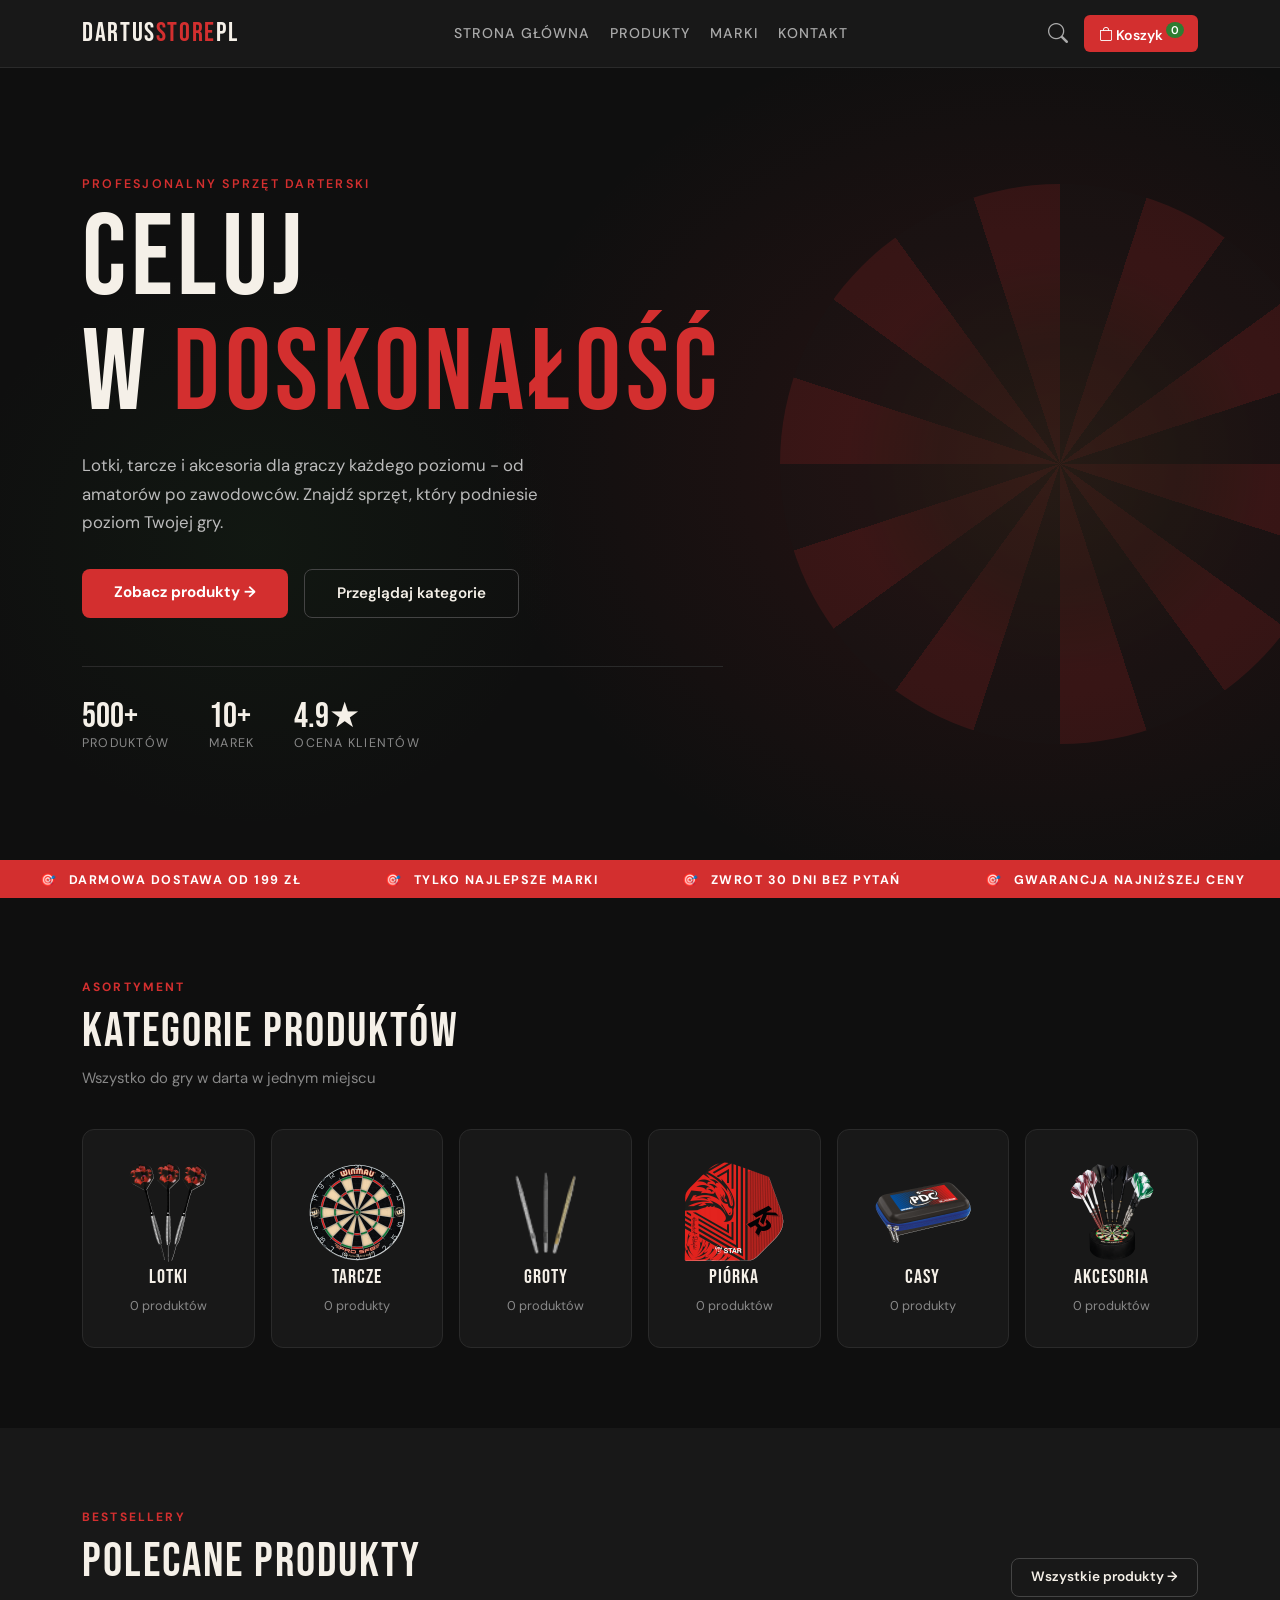
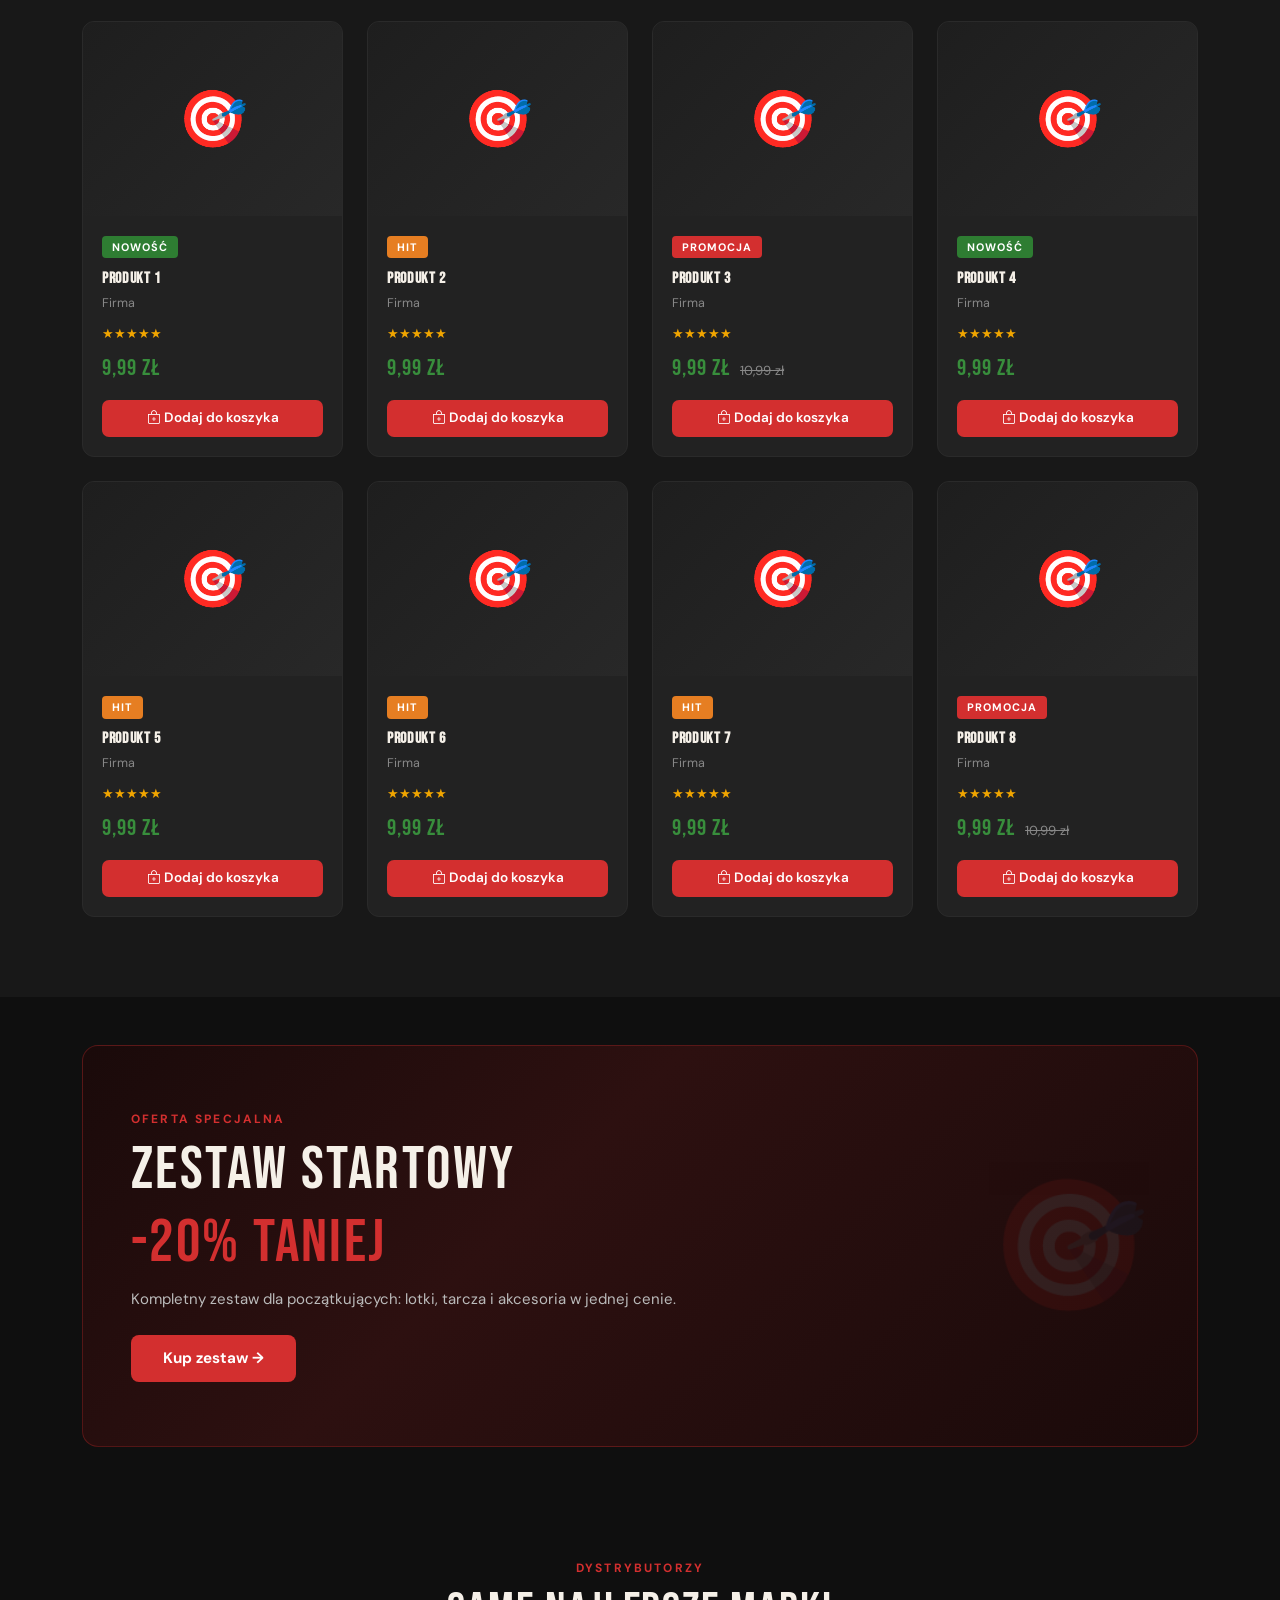
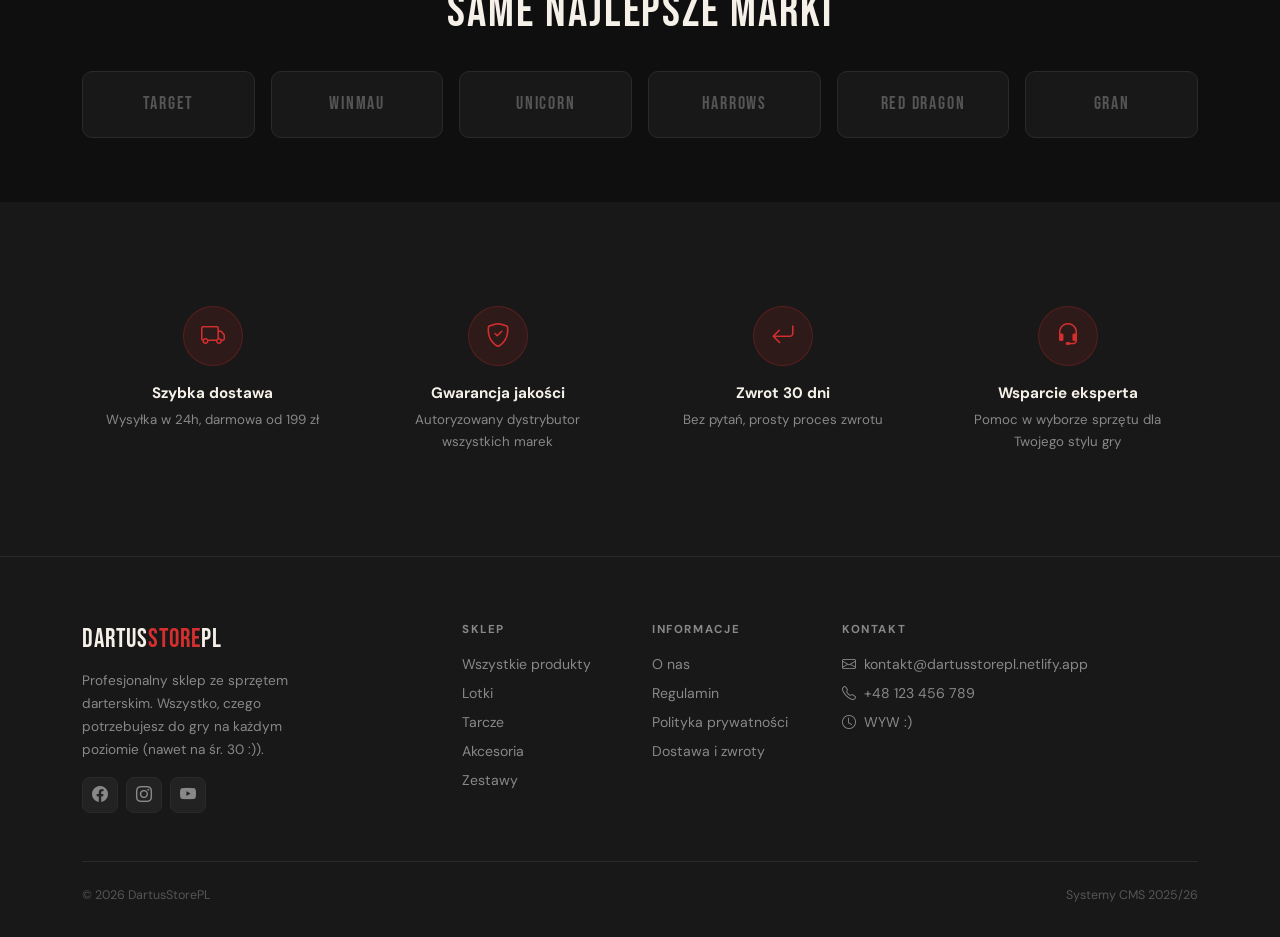
<file: DartusStorePL/index.html>
<!DOCTYPE html>
<html lang="pl">
<head>
  <meta charset="UTF-8">
  <meta name="viewport" content="width=device-width, initial-scale=1.0">

  <title>DartusStorePL - Sklep Sprzętu Darterskiego</title>
  <meta name="description" content="DartusStorePL - profesjonalny sklep z sprzętem darterskim. Lotki, tarcze, akcesoria dla graczy każdego poziomu. Darmowa dostawa od 199 zł.">
  <meta name="keywords" content="dartki, lotki, tarcza do darta, sprzęt darterski, sklep dart, DartusStorePL">  
  <meta name="robots" content="index, follow">
  <meta name="author" content="Julian Machowski 4TP">

  <link rel="canonical" href="https://dartusstorepl.netlify.app/">

  <meta property="og:type" content="website">
  <meta property="og:url" content="https://dartusstorepl.netlify.app/">
  <meta property="og:site_name" content="DartusStorePL">
  <meta property="og:locale" content="pl_PL">
  <meta property="og:title" content="DartusStorePL - Sklep Sprzętu Darterskiego">
  <meta property="og:description" content="Profesjonalny sprzęt darterski. Lotki, tarcze, akcesoria najlepszych marek. Darmowa dostawa od 199 zł.">
  <meta property="og:image" content="https://dartusstorepl.netlify.app/assets/img/og-image.jpg">
  <meta property="og:image:width" content="1200">
  <meta property="og:image:height" content="630">
  <meta property="og:image:alt" content="DartusStorePL - sprzęt darterski">

  <meta name="twitter:card" content="summary_large_image">
  <meta name="twitter:title" content="DartusStorePL - Sklep Sprzętu Darterskiego">
  <meta name="twitter:description" content="Profesjonalny sprzęt darterski. Lotki, tarcze, akcesoria najlepszych marek. Darmowa dostawa od 199 zł.">
  <meta name="twitter:image" content="https://dartusstorepl.netlify.app/assets/img/og-image.jpg">
  <meta name="twitter:image:alt" content="DartusStorePL - sprzęt darterski">

  <link rel="stylesheet" href="css/bootstrap-5.3.8-dist/bootstrap.min.css">
  <link rel="stylesheet" href="https://cdn.jsdelivr.net/npm/bootstrap-icons@1.11.3/font/bootstrap-icons.min.css">
  <link rel="stylesheet" href="css/style.css">

  <link rel="preconnect" href="https://fonts.googleapis.com">
  <link rel="preconnect" href="https://fonts.gstatic.com" crossorigin="anonymous">
  <link href="https://fonts.googleapis.com/css2?family=Bebas+Neue&family=DM+Sans:wght@400;500;600&display=swap" rel="stylesheet">

  <link rel="shortcut icon" href="assets/img/favicon.ico" type="image/x-icon">
</head>
<body>

<nav class="navbar navbar-expand-lg sticky-top">
  <div class="container">
    <a class="navbar-brand" href="index.html">Dartus<span>Store</span>PL</a>
    <button class="navbar-toggler" type="button" data-bs-toggle="collapse" data-bs-target="#navMain" aria-controls="navMain" aria-expanded="false" aria-label="Przełącz nawigację">
      <span class="navbar-toggler-icon"></span>
    </button>
    <div class="collapse navbar-collapse" id="navMain">
      <ul class="navbar-nav mx-auto gap-1">
        <li class="nav-item"><a class="nav-link" href="index.html">Strona główna</a></li>
        <li class="nav-item"><a class="nav-link" href="produkty.html">Produkty</a></li>
        <li class="nav-item"><a class="nav-link" href="index.html#brands">Marki</a></li>
        <li class="nav-item"><a class="nav-link" href="index.html#kontakt">Kontakt</a></li>
      </ul>
      <div class="d-flex align-items-center gap-3">
        <a href="produkty.html" class="text-decoration-none nav-search-link" aria-label="Wyszukaj">
          <i class="bi bi-search fs-5"></i>
        </a>
        <a href="koszyk.html" class="btn-cart text-decoration-none">
          <i class="bi bi-bag"></i> Koszyk <span class="cart-badge">0</span>
        </a>
      </div>
    </div>
  </div>
</nav>

<section class="hero">
  <div class="hero-bg" aria-hidden="true"></div>
  <div class="hero-dart-ring" aria-hidden="true"></div>
  <div class="container">
    <div class="row">
      <div class="col-lg-7 hero-content">
        <p class="hero-eyebrow">Profesjonalny sprzęt darterski</p>
        <h1 class="hero-title">Celuj<br>w <span>doskonałość</span></h1>
        <p class="hero-sub">Lotki, tarcze i akcesoria dla graczy każdego poziomu - od amatorów po zawodowców. Znajdź sprzęt, który podniesie poziom Twojej gry.</p>
        <div class="d-flex flex-wrap gap-3">
          <a href="produkty.html" class="btn-primary-custom">Zobacz produkty &rarr;</a>
          <a href="index.html#categories" class="btn-outline-custom">Przeglądaj kategorie</a>
        </div>
        <div class="hero-stats">
          <div>
            <div class="stat-num">500+</div>
            <div class="stat-label">Produktów</div>
          </div>
          <div>
            <div class="stat-num">10+</div>
            <div class="stat-label">Marek</div>
          </div>
          <div>
            <div class="stat-num">4.9★</div>
            <div class="stat-label">Ocena klientów</div>
          </div>
        </div>
      </div>
    </div>
  </div>
</section>

<section class="ticker" aria-label="Promocje i ogłoszenia">
  <div class="ticker-inner" aria-hidden="true">
    <span>Darmowa dostawa od 199 zł</span>
    <span>Tylko NAJLEPSZE marki</span>
    <span>Zwrot 30 dni bez pytań</span>
    <span>Gwarancja najniższej ceny</span>
    <span>Darmowa dostawa od 199 zł</span>
    <span>Tylko NAJLEPSZE marki</span>
    <span>Zwrot 30 dni bez pytań</span>
    <span>Gwarancja najniższej ceny</span>
  </div>
</section>

<section class="categories" id="categories">
  <div class="container">
    <div class="row mb-4">
      <div class="col">
        <p class="section-eyebrow">Asortyment</p>
        <h2 class="section-title">Kategorie produktów</h2>
        <p class="section-sub">Wszystko do gry w darta w jednym miejscu</p>
      </div>
    </div>
    <div class="row g-3">
      <div class="col-6 col-md-4 col-lg-2">
        <a href="produkty.html?kat=lotki" class="cat-card">
          <img src="assets/img/categories/lotki.webp" alt="Lotki darterskie" height="100"  loading="lazy">
          <div class="cat-name">Lotki</div>
          <div class="cat-count">0 produktów</div>
        </a>
      </div>
      <div class="col-6 col-md-4 col-lg-2">
        <a href="produkty.html?kat=tarcze" class="cat-card">
          <img src="assets/img/categories/tarcza.webp" alt="Tarcze darterskie" height="100" loading="lazy">
          <div class="cat-name">Tarcze</div>
          <div class="cat-count">0 produkty</div>
        </a>
      </div>
      <div class="col-6 col-md-4 col-lg-2">
        <a href="produkty.html?kat=groty" class="cat-card">
          <img src="assets/img/categories/groty.webp" alt="Groty darterskie" height="100" loading="lazy">
          <div class="cat-name">Groty</div>
          <div class="cat-count">0 produktów</div>
        </a>
      </div>
      <div class="col-6 col-md-4 col-lg-2">
        <a href="produkty.html?kat=lotki-piorka" class="cat-card">
          <img src="assets/img/categories/piorko.webp" alt="Piórka darterskie" height="100" loading="lazy">
          <div class="cat-name">Piórka</div>
          <div class="cat-count">0 produktów</div>
        </a>
      </div>
      <div class="col-6 col-md-4 col-lg-2">
        <a href="produkty.html?kat=casy" class="cat-card">
          <img src="assets/img/categories/case.webp" alt="Casy darterskie" height="100" loading="lazy">
          <div class="cat-name">Casy</div>
          <div class="cat-count">0 produkty</div>
        </a>
      </div>
      <div class="col-6 col-md-4 col-lg-2">
        <a href="produkty.html?kat=akcesoria" class="cat-card">
          <img src="assets/img/categories/akcesoria.webp" alt="Akcesoria darterskie" height="100" loading="lazy">
          <div class="cat-name">Akcesoria</div>
          <div class="cat-count">0 produktów</div>
        </a>
      </div>
    </div>
  </div>
</section>

<section class="products" id="produkty">
  <div class="container">
    <div class="row mb-4 align-items-end">
      <div class="col">
        <p class="section-eyebrow">Bestsellery</p>
        <h2 class="section-title">Polecane produkty</h2>
      </div>
      <div class="col-auto">
        <a href="produkty.html" class="btn-outline-custom btn-sm-custom">
          Wszystkie produkty →
        </a>
      </div>
    </div>
    <div class="row g-4">

      <div class="col-6 col-md-4 col-lg-3">
        <article class="product-card h-100">
          <section class="product-img-placeholder" aria-label="Opis produktu">
            🎯
          </section>
          <div class="product-body">
            <span class="product-badge badge-new">Nowość</span>
            <h3 class="product-name">Produkt 1</h3>
            <div class="product-brand">Firma</div>
            <section class="stars" aria-label="Ocena 5 na 5">★★★★★</section>
            <div class="mt-2">
              <span class="product-price">9,99 zł</span>
            </div>
            <button class="btn-add" type="button">
              <i class="bi bi-bag-plus"></i> Dodaj do koszyka
            </button>
          </div>
        </article>
      </div>

      <div class="col-6 col-md-4 col-lg-3">
        <article class="product-card h-100">
          <section class="product-img-placeholder" aria-label="Opis produktu">
            🎯
          </section>
          <div class="product-body">
            <span class="product-badge badge-hot">HIT</span>
            <h3 class="product-name">Produkt 2</h3>
            <div class="product-brand">Firma</div>
            <section class="stars" aria-label="Ocena 5 na 5">★★★★★</section>
            <div class="mt-2">
              <span class="product-price">9,99 zł</span>
            </div>
            <button class="btn-add" type="button">
              <i class="bi bi-bag-plus"></i> Dodaj do koszyka
            </button>
          </div>
        </article>
      </div>

      <div class="col-6 col-md-4 col-lg-3">
        <article class="product-card h-100">
          <section class="product-img-placeholder" aria-label="Opis produktu">
            🎯
          </section>
          <div class="product-body">
            <span class="product-badge badge-sale">Promocja</span>
            <h3 class="product-name">Produkt 3</h3>
            <div class="product-brand">Firma</div>
            <section class="stars" aria-label="Ocena 5 na 5">★★★★★</section>
            <div class="mt-2">
              <span class="product-price">9,99 zł</span>
              <span class="product-price-old">10,99 zł</span>
            </div>
            <button class="btn-add" type="button">
              <i class="bi bi-bag-plus"></i> Dodaj do koszyka
            </button>
          </div>
        </article>
      </div>

      <div class="col-6 col-md-4 col-lg-3">
        <article class="product-card h-100">
          <section class="product-img-placeholder" aria-label="Opis produktu">
            🎯
          </section>
          <div class="product-body">
            <span class="product-badge badge-new">Nowość</span>
            <h3 class="product-name">Produkt 4</h3>
            <div class="product-brand">Firma</div>
            <section class="stars" aria-label="Ocena 5 na 5">★★★★★</section>
            <div class="mt-2">
              <span class="product-price">9,99 zł</span>
            </div>
            <button class="btn-add" type="button">
              <i class="bi bi-bag-plus"></i> Dodaj do koszyka
            </button>
          </div>
        </article>
      </div>

      <div class="col-6 col-md-4 col-lg-3">
        <article class="product-card h-100">
          <section class="product-img-placeholder" aria-label="Opis produktu">
            🎯
          </section>
          <div class="product-body">
            <span class="product-badge badge-hot">HIT</span>
            <h3 class="product-name">Produkt 5</h3>
            <div class="product-brand">Firma</div>
            <section class="stars" aria-label="Ocena 5 na 5">★★★★★</section>
            <div class="mt-2">
              <span class="product-price">9,99 zł</span>
            </div>
            <button class="btn-add" type="button">
              <i class="bi bi-bag-plus"></i> Dodaj do koszyka
            </button>
          </div>
        </article>
      </div>

      <div class="col-6 col-md-4 col-lg-3">
        <article class="product-card h-100">
          <section class="product-img-placeholder" aria-label="Opis produktu">
            🎯
          </section>
          <div class="product-body">
            <span class="product-badge badge-hot">Hit</span>
            <h3 class="product-name">Produkt 6</h3>
            <div class="product-brand">Firma</div>
            <section class="stars" aria-label="Ocena 5 na 5">★★★★★</section>
            <div class="mt-2">
              <span class="product-price">9,99 zł</span>
            </div>
            <button class="btn-add" type="button">
              <i class="bi bi-bag-plus"></i> Dodaj do koszyka
            </button>
          </div>
        </article>
      </div>

      <div class="col-6 col-md-4 col-lg-3">
        <article class="product-card h-100">
          <section class="product-img-placeholder" aria-label="Opis produktu">
            🎯
          </section>
          <div class="product-body">
            <span class="product-badge badge-hot">HIT</span>
            <h3 class="product-name">Produkt 7</h3>
            <div class="product-brand">Firma</div>
            <section class="stars" aria-label="Ocena 5 na 5">★★★★★</section>
            <div class="mt-2">
              <span class="product-price">9,99 zł</span>
            </div>
            <button class="btn-add" type="button">
              <i class="bi bi-bag-plus"></i> Dodaj do koszyka
            </button>
          </div>
        </article>
      </div>

      <div class="col-6 col-md-4 col-lg-3">
        <article class="product-card h-100">
          <section class="product-img-placeholder" aria-label="Opis produktu">
            🎯
          </section>
          <div class="product-body">
            <span class="product-badge badge-sale">Promocja</span>
            <h3 class="product-name">Produkt 8</h3>
            <div class="product-brand">Firma</div>
            <section class="stars" aria-label="Ocena 5 na 5">★★★★★</section>
            <div class="mt-2">
              <span class="product-price">9,99 zł</span>
              <span class="product-price-old">10,99 zł</span>
            </div>
            <button class="btn-add" type="button">
              <i class="bi bi-bag-plus"></i> Dodaj do koszyka
            </button>
          </div>
        </article>
      </div>

    </div>
  </div>
</section>

<section class="py-5">
  <div class="container">
    <div class="promo-banner">
      <div class="row align-items-center">
        <div class="col-lg-8">
          <p class="section-eyebrow">Oferta specjalna</p>
          <h2 class="promo-title">Zestaw startowy<br><span>-20% taniej</span></h2>
          <p class="promo-sub">Kompletny zestaw dla początkujących: lotki, tarcza i akcesoria w jednej cenie.</p>
          <a href="produkty.html?kat=zestawy" class="btn-primary-custom">Kup zestaw →</a>
        </div>
      </div>
    </div>
  </div>
</section>

<section class="brands" id="brands">
  <div class="container">
    <div class="row mb-4">
      <div class="col text-center">
        <p class="section-eyebrow">Dystrybutorzy</p>
        <h2 class="section-title">Same NAJLEPSZE marki</h2>
      </div>
    </div>
    <div class="row g-3 justify-content-center">
      <div class="col-6 col-md-3 col-lg-2"><div class="brand-logo">Target</div></div>
      <div class="col-6 col-md-3 col-lg-2"><div class="brand-logo">Winmau</div></div>
      <div class="col-6 col-md-3 col-lg-2"><div class="brand-logo">Unicorn</div></div>
      <div class="col-6 col-md-3 col-lg-2"><div class="brand-logo">Harrows</div></div>
      <div class="col-6 col-md-3 col-lg-2"><div class="brand-logo">Red Dragon</div></div>
      <div class="col-6 col-md-3 col-lg-2"><div class="brand-logo">Gran</div></div>
    </div>
  </div>
</section>

<section class="features">
  <h2 class="visually-hidden">Zalety sklepu DartusStore</h2>
  <div class="container">
    <div class="row g-4">
      <div class="col-6 col-md-3">
        <div class="feature-item">
          <div class="feature-icon" aria-hidden="true"><i class="bi bi-truck"></i></div>
          <div class="feature-title">Szybka dostawa</div>
          <div class="feature-desc">Wysyłka w 24h, darmowa od 199 zł</div>
        </div>
      </div>
      <div class="col-6 col-md-3">
        <div class="feature-item">
          <div class="feature-icon" aria-hidden="true"><i class="bi bi-shield-check"></i></div>
          <div class="feature-title">Gwarancja jakości</div>
          <div class="feature-desc">Autoryzowany dystrybutor wszystkich marek</div>
        </div>
      </div>
      <div class="col-6 col-md-3">
        <div class="feature-item">
          <div class="feature-icon" aria-hidden="true"><i class="bi bi-arrow-return-left"></i></div>
          <div class="feature-title">Zwrot 30 dni</div>
          <div class="feature-desc">Bez pytań, prosty proces zwrotu</div>
        </div>
      </div>
      <div class="col-6 col-md-3">
        <div class="feature-item">
          <div class="feature-icon" aria-hidden="true"><i class="bi bi-headset"></i></div>
          <div class="feature-title">Wsparcie eksperta</div>
          <div class="feature-desc">Pomoc w wyborze sprzętu dla Twojego stylu gry</div>
        </div>
      </div>
    </div>
  </div>
</section>

<footer id="kontakt">
  <div class="container">
    <div class="row g-4">
      <div class="col-lg-4 col-md-6">
        <div class="footer-brand brand-font">Dartus<span>Store</span>PL</div>
        <p class="footer-desc">Profesjonalny sklep ze sprzętem darterskim. Wszystko, czego potrzebujesz do gry na każdym poziomie (nawet na śr. 30 :)).</p>
        <div class="d-flex gap-2 mt-3">
          <a href="#" class="social-btn" aria-label="Facebook"><i class="bi bi-facebook"></i></a>
          <a href="#" class="social-btn" aria-label="Instagram"><i class="bi bi-instagram"></i></a>
          <a href="#" class="social-btn" aria-label="YouTube"><i class="bi bi-youtube"></i></a>
        </div>
      </div>
      <div class="col-lg-2 col-md-3 col-6">
        <div class="footer-heading">Sklep</div>
        <a href="produkty.html" class="footer-link">Wszystkie produkty</a>
        <a href="produkty.html?kat=lotki" class="footer-link">Lotki</a>
        <a href="produkty.html?kat=tarcze" class="footer-link">Tarcze</a>
        <a href="produkty.html?kat=akcesoria" class="footer-link">Akcesoria</a>
        <a href="produkty.html?kat=zestawy" class="footer-link">Zestawy</a>
      </div>
      <div class="col-lg-2 col-md-3 col-6">
        <div class="footer-heading">Informacje</div>
        <a href="#" class="footer-link">O nas</a>
        <a href="#" class="footer-link">Regulamin</a>
        <a href="#" class="footer-link">Polityka prywatności</a>
        <a href="#" class="footer-link">Dostawa i zwroty</a>
      </div>
      <div class="col-lg-4 col-md-6">
        <div class="footer-heading">Kontakt</div>
        <p class="footer-link"><i class="bi bi-envelope me-2"></i>kontakt@dartusstorepl.netlify.app</p>
        <p class="footer-link"><i class="bi bi-telephone me-2"></i>+48 123 456 789</p>
        <p class="footer-link"><i class="bi bi-clock me-2"></i>WYW :)</p>
      </div>
    </div>
    <div class="footer-bottom d-flex flex-wrap justify-content-between align-items-center gap-2">
      <span>&copy; 2026 DartusStorePL</span>
      <span>Systemy CMS 2025/26</span>
    </div>
  </div>
</footer>

<script src="css/bootstrap-5.3.8-dist/js/bootstrap.bundle.min.js"></script>
<script src="js/mockApi.js"></script>
<script src="js/index.js"></script>
</body>
</html>
</file>
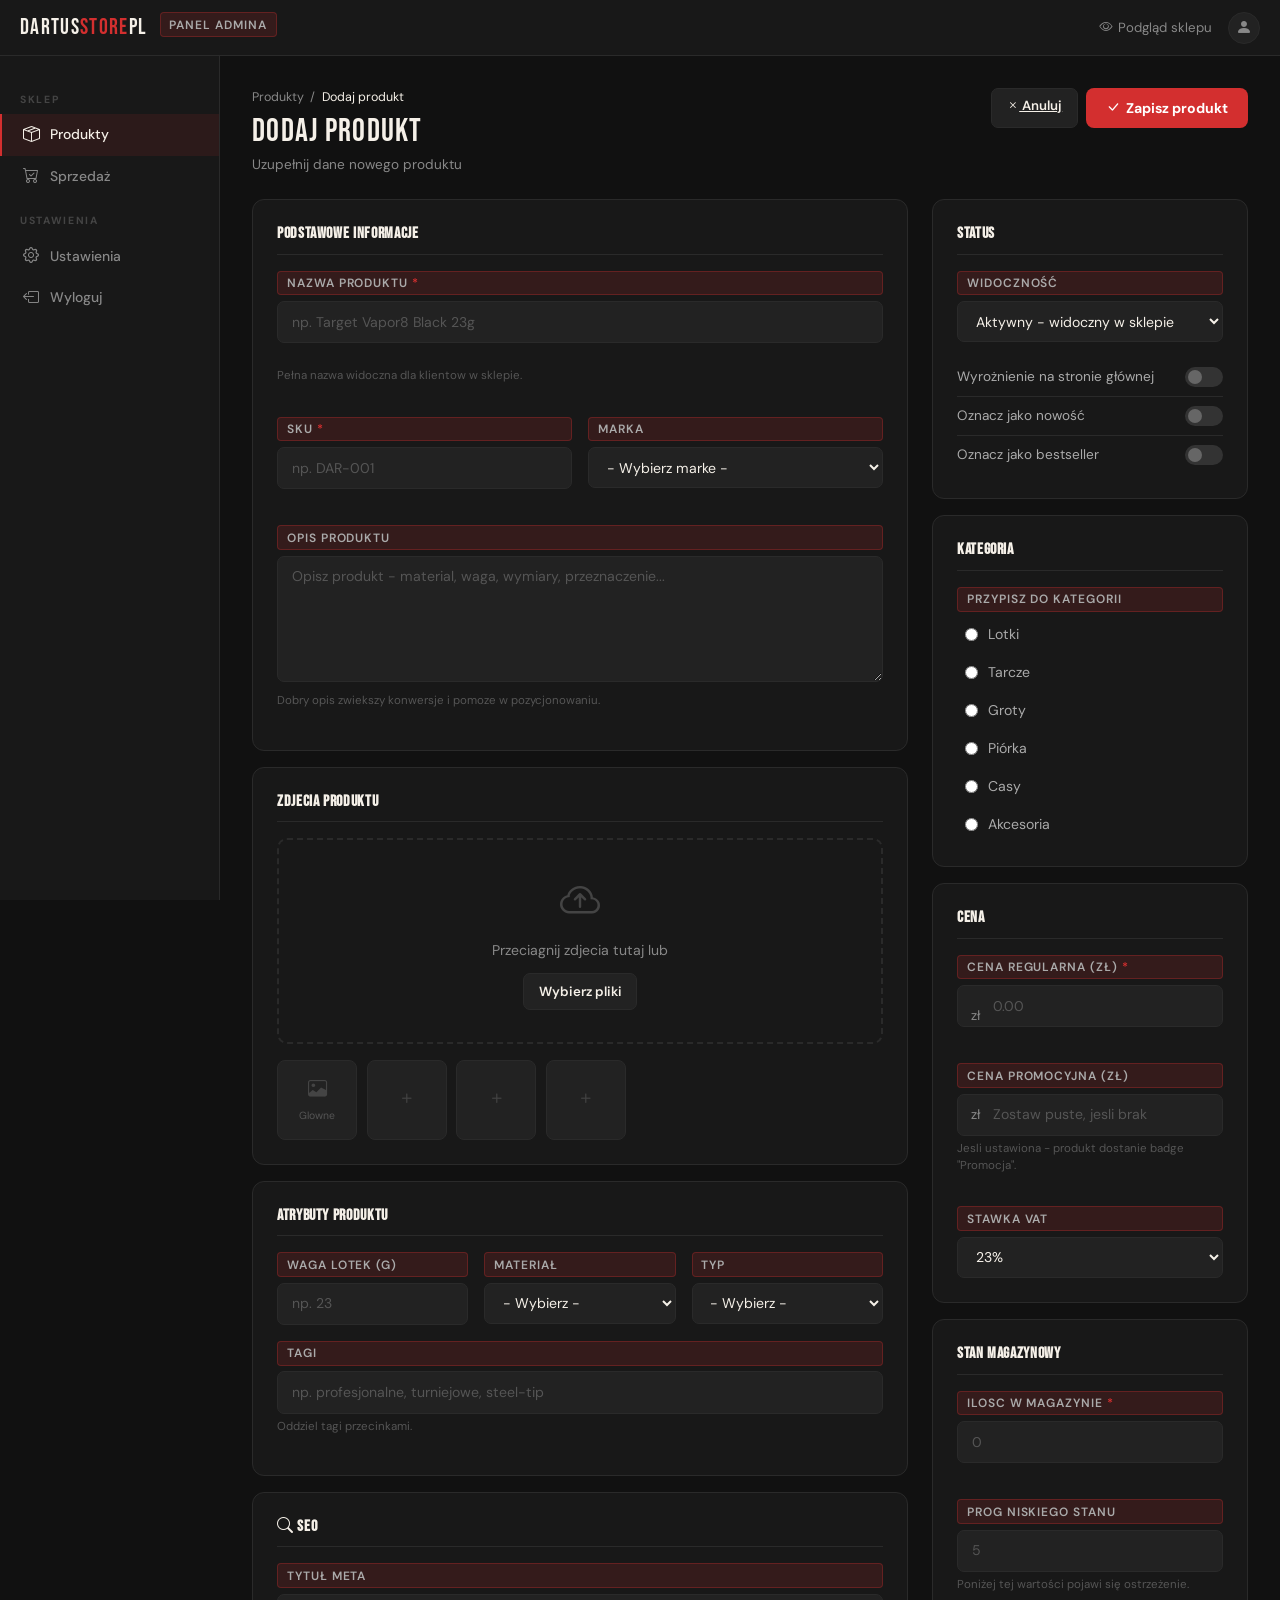
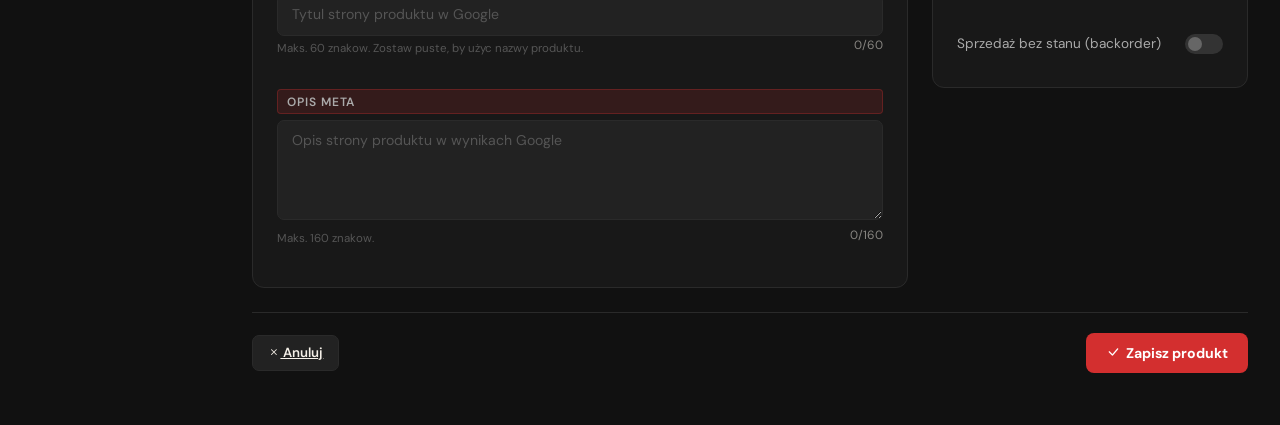
<file: DartusStorePL/admin-dodaj.html>
<!DOCTYPE html>
<html lang="pl">
<head>
  <meta charset="UTF-8">
  <meta name="viewport" content="width=device-width, initial-scale=1.0">
  <meta name="description" content="Panel administracyjny DartusStorePL - dodawanie nowego produktu.">
  <meta name="robots" content="noindex, nofollow">
  <meta name="author" content="Julian Machowski 4TP">

  <title>Dodaj produkt - DartusStorePL Admin</title>
  <link rel="stylesheet" href="css/bootstrap-5.3.8-dist/bootstrap.min.css">
  <link rel="stylesheet" href="https://cdn.jsdelivr.net/npm/bootstrap-icons@1.11.3/font/bootstrap-icons.min.css">
  <link rel="stylesheet" href="css/admin.css">

  <link rel="preconnect" href="https://fonts.googleapis.com">
  <link rel="preconnect" href="https://fonts.gstatic.com" crossorigin="anonymous">
  <link href="https://fonts.googleapis.com/css2?family=Bebas+Neue&family=DM+Sans:wght@400;500;600&display=swap" rel="stylesheet">
  <link rel="shortcut icon" href="assets/img/favicon.ico" type="image/x-icon">
</head>
<body class="admin-body">

<header class="admin-topbar">
  <div class="admin-topbar-inner">
    <div class="admin-brand">
      <a href="index.html" class="admin-logo">Dartus<span>Store</span>PL</a>
      <span class="admin-label">Panel admina</span>
    </div>
    <div class="admin-topbar-right">
      <a href="index.html" class="admin-topbar-link" aria-label="Podglad sklepu">
        <i class="bi bi-eye" aria-hidden="true"></i>
        <span class="d-none d-md-inline">Podgląd sklepu</span>
      </a>
      <div class="admin-avatar" role="img" aria-label="Zalogowany jako: Admin">
        <i class="bi bi-person-fill" aria-hidden="true"></i>
      </div>
    </div>
  </div>
</header>

<div class="admin-layout">

  <nav class="admin-sidebar" aria-label="Nawigacja panelu administracyjnego">
    <ul class="admin-nav">
      <li class="admin-nav-section">Sklep</li>
      <li>
        <a href="admin-produkty.html" class="admin-nav-link active" aria-current="page">
          <i class="bi bi-box-seam" aria-hidden="true"></i> Produkty
        </a>
      </li>
      <li>
        <a href="admin-sprzedaz.html" class="admin-nav-link">
          <i class="bi bi-cart-check" aria-hidden="true"></i> Sprzedaż
        </a>
      </li>
      <li class="admin-nav-section">Ustawienia</li>
      <li>
        <a href="#" class="admin-nav-link">
          <i class="bi bi-gear" aria-hidden="true"></i> Ustawienia
        </a>
      </li>
      <li>
        <a href="index.html" class="admin-nav-link">
          <i class="bi bi-box-arrow-left" aria-hidden="true"></i> Wyloguj
        </a>
      </li>
    </ul>
  </nav>

  <main class="admin-main" id="main-content">

    <div class="admin-page-header">
      <div>
        <nav aria-label="Sciezka nawigacyjna">
          <ol class="admin-breadcrumb">
            <li><a href="admin-produkty.html">Produkty</a></li>
            <li aria-hidden="true">/</li>
            <li aria-current="page">Dodaj produkt</li>
          </ol>
        </nav>
        <h1 class="admin-page-title">Dodaj produkt</h1>
        <p class="admin-page-sub">Uzupełnij dane nowego produktu</p>
      </div>
      <div class="d-flex gap-2 flex-wrap">
        <a href="admin-produkty.html" class="btn-secondary-admin">
          <i class="bi bi-x" aria-hidden="true"></i> Anuluj
        </a>
        <button type="submit" form="productForm" class="btn-primary-admin">
          <i class="bi bi-check-lg" aria-hidden="true"></i> Zapisz produkt
        </button>
      </div>
    </div>

    <form id="productForm" method="post" action="#" novalidate>
      <div class="row g-4">

        <div class="col-lg-8">

          <section class="admin-form-card" aria-labelledby="section-basic">
            <h2 class="admin-form-section-title" id="section-basic">Podstawowe informacje</h2>
            <div class="row g-3">
              <div class="col-12">
                <label for="productName" class="admin-label">
                  Nazwa produktu <span class="admin-required" aria-hidden="true">*</span>
                </label>
                <input type="text" id="productName" name="productName" class="admin-input"
                  placeholder="np. Target Vapor8 Black 23g" required autocomplete="off">
                <p class="admin-input-hint">Pełna nazwa widoczna dla klientow w sklepie.</p>
              </div>
              <div class="col-md-6">
                <label for="productSku" class="admin-label">
                  SKU <span class="admin-required" aria-hidden="true">*</span>
                </label>
                <input type="text" id="productSku" name="productSku" class="admin-input"
                  placeholder="np. DAR-001" required autocomplete="off">
              </div>
              <div class="col-md-6">
                <label for="productBrand" class="admin-label">Marka</label>
                <select id="productBrand" name="productBrand" class="admin-input">
                  <option value="">- Wybierz marke -</option>
                  <option value="target">Target</option>
                  <option value="winmau">Winmau</option>
                  <option value="unicorn">Unicorn</option>
                  <option value="harrows">Harrows</option>
                  <option value="red-dragon">Red Dragon</option>
                  <option value="gran">Gran</option>
                </select>
              </div>
              <div class="col-12">
                <label for="productDesc" class="admin-label">Opis produktu</label>
                <textarea id="productDesc" name="productDesc" class="admin-input admin-textarea"
                  rows="5" placeholder="Opisz produkt - material, waga, wymiary, przeznaczenie..."></textarea>
                <p class="admin-input-hint">Dobry opis zwiekszy konwersje i pomoze w pozycjonowaniu.</p>
              </div>
            </div>
          </section>

          <section class="admin-form-card" aria-labelledby="section-images">
            <h2 class="admin-form-section-title" id="section-images">Zdjecia produktu</h2>
            <div class="upload-zone" role="region" aria-label="Strefa przesylania zdejec">
              <i class="bi bi-cloud-arrow-up upload-zone-icon" aria-hidden="true"></i>
              <p class="upload-zone-text">Przeciagnij zdjecia tutaj lub</p>
              <label for="productImages" class="btn-secondary-admin upload-file-label">
                Wybierz pliki
                <input type="file" id="productImages" name="productImages"
                  accept="image/jpeg,image/png,image/webp" multiple class="visually-hidden">
              </label>
            </div> 
            <div class="upload-preview" role="region" aria-label="Podglad zdejec">
              <div class="upload-thumb upload-thumb-empty" role="img" aria-label="Zdjecie glowne - puste">
                <i class="bi bi-image" aria-hidden="true"></i>
                <span>Glowne</span>
              </div>
              <div class="upload-thumb upload-thumb-empty" role="img" aria-label="Zdjecie 2 - puste">
                <i class="bi bi-plus" aria-hidden="true"></i>
              </div>
              <div class="upload-thumb upload-thumb-empty" role="img" aria-label="Zdjecie 3 - puste">
                <i class="bi bi-plus" aria-hidden="true"></i>
              </div>
              <div class="upload-thumb upload-thumb-empty" role="img" aria-label="Zdjecie 4 - puste">
                <i class="bi bi-plus" aria-hidden="true"></i>
              </div>
            </div>
          </section>

          <section class="admin-form-card" aria-labelledby="section-attrs">
            <h2 class="admin-form-section-title" id="section-attrs">Atrybuty produktu</h2>
            <div class="row g-3">
              <div class="col-md-4">
                <label for="attrWeight" class="admin-label">Waga lotek (g)</label>
                <input type="number" id="attrWeight" name="attrWeight" class="admin-input"
                  placeholder="np. 23" min="1" max="50" step="0.5">
              </div>
              <div class="col-md-4">
                <label for="attrMaterial" class="admin-label">Materiał</label>
                <select id="attrMaterial" name="attrMaterial" class="admin-input">
                  <option value="">- Wybierz -</option>
                  <option value="tungsten-90">Wolfram 90%</option>
                  <option value="tungsten-80">Wolfram 80%</option>
                  <option value="brass">Mosiadz</option>
                  <option value="plastic">Plastik</option>
                  <option value="sisal">Sisal</option>
                </select>
              </div>
              <div class="col-md-4">
                <label for="attrType" class="admin-label">Typ</label>
                <select id="attrType" name="attrType" class="admin-input">
                  <option value="">- Wybierz -</option>
                  <option value="steel">Steel tip</option>
                  <option value="soft">Soft tip</option>
                  <option value="electronic">Elektroniczna</option>
                  <option value="sisal">Sizalowa</option>
                </select>
              </div>
              <div class="col-12">
                <label for="productTags" class="admin-label">Tagi</label>
                <input type="text" id="productTags" name="productTags" class="admin-input"
                  placeholder="np. profesjonalne, turniejowe, steel-tip" autocomplete="off">
                <p class="admin-input-hint">Oddziel tagi przecinkami.</p>
              </div>
            </div>
          </section>

          <section class="admin-form-card" aria-labelledby="section-seo">
            <h2 class="admin-form-section-title" id="section-seo">
              <i class="bi bi-search" aria-hidden="true"></i> SEO
            </h2>
            <div class="row g-3">
              <div class="col-12">
                <label for="seoTitle" class="admin-label">Tytuł meta</label>
                <input type="text" id="seoTitle" name="seoTitle" class="admin-input"
                  placeholder="Tytul strony produktu w Google" maxlength="60" autocomplete="off">
                <p class="admin-input-hint">Maks. 60 znakow. Zostaw puste, by użyc nazwy produktu.</p>
              </div>
              <div class="col-12">
                <label for="seoDesc" class="admin-label">Opis meta</label>
                <textarea id="seoDesc" name="seoDesc" class="admin-input admin-textarea"
                  rows="2" placeholder="Opis strony produktu w wynikach Google" maxlength="160"></textarea>
                <p class="admin-input-hint">Maks. 160 znakow.</p>
              </div>
            </div>
          </section>

        </div>

        <div class="col-lg-4">

          <section class="admin-form-card" aria-labelledby="section-status">
            <h2 class="admin-form-section-title" id="section-status">Status</h2>
            <div class="mb-3">
              <label for="productStatus" class="admin-label">Widoczność</label>
              <select id="productStatus" name="productStatus" class="admin-input">
                <option value="active">Aktywny - widoczny w sklepie</option>
                <option value="draft">Szkic - niewidoczny</option>
                <option value="archived">Zarchiwizowany</option>
              </select>
            </div>
            <div class="admin-switch-row">
              <span class="admin-switch-label">Wyrożnienie na stronie głównej</span>
              <label class="admin-switch">
                <input type="checkbox" name="featured" aria-describedby="sw-wlacz-wyroznienie-na-stronie-glownej">
                <span class="admin-switch-slider" aria-hidden="true"></span>
                <span id="sw-wlacz-wyroznienie-na-stronie-glownej" class="visually-hidden">Włącz wyrożnienie na stronie głównej</span>
              </label>
            </div>
            <div class="admin-switch-row">
              <span class="admin-switch-label">Oznacz jako nowość</span>
              <label class="admin-switch">
                <input type="checkbox" name="isNew" aria-describedby="sw-oznacz-jako-nowosc">
                <span class="admin-switch-slider" aria-hidden="true"></span>
                <span id="sw-oznacz-jako-nowosc" class="visually-hidden">Oznacz jako nowość</span>
              </label>
            </div>
            <div class="admin-switch-row">
              <span class="admin-switch-label">Oznacz jako bestseller</span>
              <label class="admin-switch">
                <input type="checkbox" name="isBestseller" aria-describedby="sw-oznacz-jako-bestseller">
                <span class="admin-switch-slider" aria-hidden="true"></span>
                <span id="sw-oznacz-jako-bestseller" class="visually-hidden">Oznacz jako bestseller</span>
              </label>
            </div>
          </section>

          <section class="admin-form-card" aria-labelledby="section-category">
            <h2 class="admin-form-section-title" id="section-category">Kategoria</h2>
            <fieldset>
              <legend class="admin-label">Przypisz do kategorii</legend>
              <div class="category-checklist">
                <label class="category-check-item">
                  <input type="radio" name="category" value="lotki"> Lotki
                </label>
                <label class="category-check-item">
                  <input type="radio" name="category" value="tarcze"> Tarcze
                </label>
                <label class="category-check-item">
                  <input type="radio" name="category" value="groty"> Groty
                </label>
                <label class="category-check-item">
                  <input type="radio" name="category" value="piorka"> Piórka
                </label>
                <label class="category-check-item">
                  <input type="radio" name="category" value="casy"> Casy
                </label>
                <label class="category-check-item">
                  <input type="radio" name="category" value="akcesoria"> Akcesoria
                </label>
              </div>
            </fieldset>
          </section>

          <section class="admin-form-card" aria-labelledby="section-price">
            <h2 class="admin-form-section-title" id="section-price">Cena</h2>
            <div class="row g-3">
              <div class="col-12">
                <label for="priceRegular" class="admin-label">
                  Cena regularna (zł) <span class="admin-required" aria-hidden="true">*</span>
                </label>
                <div class="price-input-wrap">
                  <span class="price-input-prefix" aria-hidden="true">zł</span>
                  <input type="number" id="priceRegular" name="priceRegular" class="admin-input price-input"
                    placeholder="0.00" min="0" step="0.01" required>
                </div>
              </div>
              <div class="col-12">
                <label for="priceSale" class="admin-label">Cena promocyjna (zł)</label>
                <div class="price-input-wrap">
                  <span class="price-input-prefix" aria-hidden="true">zł</span>
                  <input type="number" id="priceSale" name="priceSale" class="admin-input price-input"
                    placeholder="Zostaw puste, jesli brak" min="0" step="0.01">
                </div>
                <p class="admin-input-hint">Jesli ustawiona - produkt dostanie badge "Promocja".</p>
              </div>
              <div class="col-12">
                <label for="priceTax" class="admin-label">Stawka VAT</label>
                <select id="priceTax" name="priceTax" class="admin-input">
                  <option value="23" selected>23%</option>
                  <option value="8">8%</option>
                  <option value="5">5%</option>
                  <option value="0">0%</option>
                </select>
              </div>
            </div>
          </section>

          <section class="admin-form-card" aria-labelledby="section-stock">
            <h2 class="admin-form-section-title" id="section-stock">Stan magazynowy</h2>
            <div class="row g-3">
              <div class="col-12">
                <label for="stockQty" class="admin-label">
                  Ilosc w magazynie <span class="admin-required" aria-hidden="true">*</span>
                </label>
                <input type="number" id="stockQty" name="stockQty" class="admin-input"
                  placeholder="0" min="0" required>
              </div>
              <div class="col-12">
                <label for="stockLow" class="admin-label">Prog niskiego stanu</label>
                <input type="number" id="stockLow" name="stockLow" class="admin-input"
                  placeholder="5" min="0">
                <p class="admin-input-hint">Poniżej tej wartości pojawi się ostrzeżenie.</p>
              </div>
              <div class="col-12">
                <div class="admin-switch-row">
                  <span class="admin-switch-label">Sprzedaż bez stanu (backorder)</span>
                  <label class="admin-switch">
                <input type="checkbox" name="backorder" aria-describedby="sw-wlacz-sprzedaz-bez-stanu">
                <span class="admin-switch-slider" aria-hidden="true"></span>
                <span id="sw-wlacz-sprzedaz-bez-stanu" class="visually-hidden">Włącz sprzedaż bez stanu</span>
              </label>
                </div>
              </div>
            </div>
          </section>

        </div>
      </div>

      <div class="admin-form-actions">
        <a href="admin-produkty.html" class="btn-secondary-admin">
          <i class="bi bi-x" aria-hidden="true"></i> Anuluj
        </a>
        <button type="submit" class="btn-primary-admin">
          <i class="bi bi-check-lg" aria-hidden="true"></i> Zapisz produkt
        </button>
      </div>

    </form>
  </main>
</div>

<script src="css/bootstrap-5.3.8-dist/js/bootstrap.bundle.min.js"></script>
<script src="js/mockApi.js"></script>
<script src="js/admin-dodaj.js"></script>
</body>
</html>
</file>
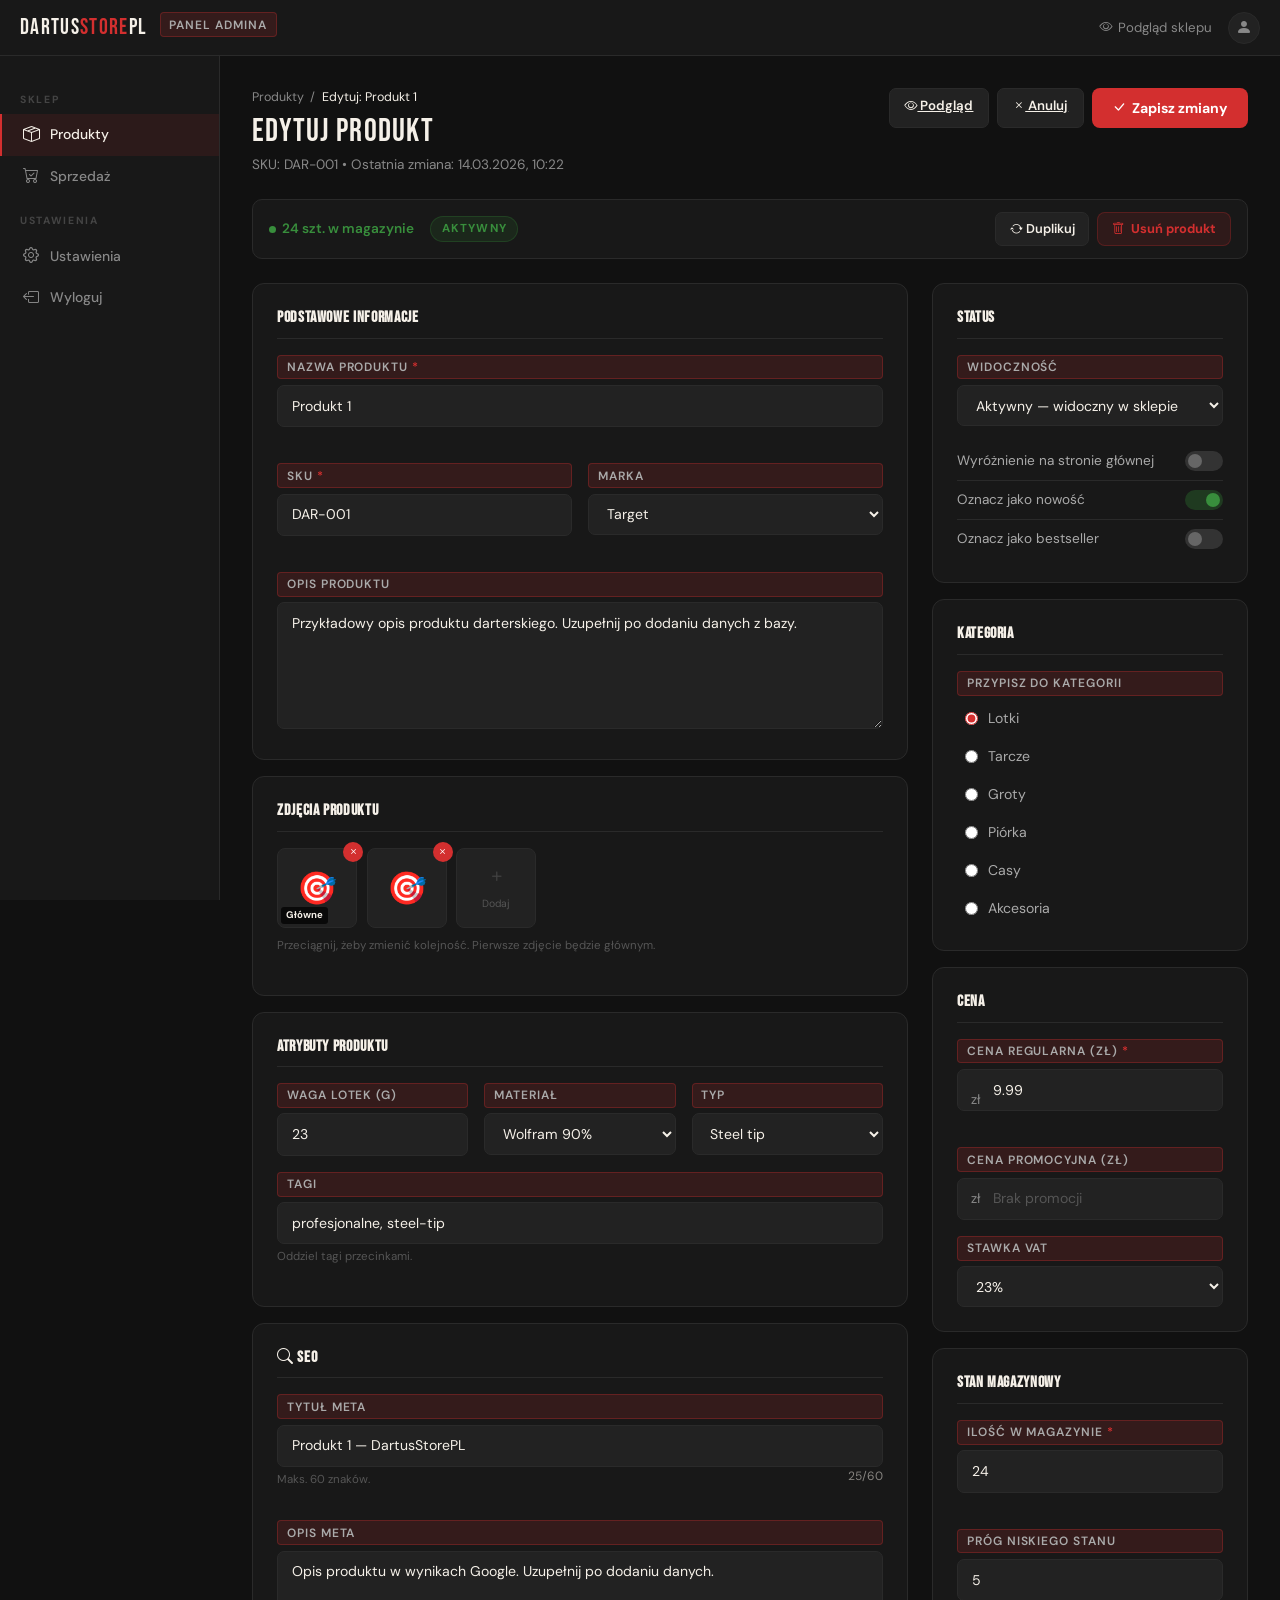
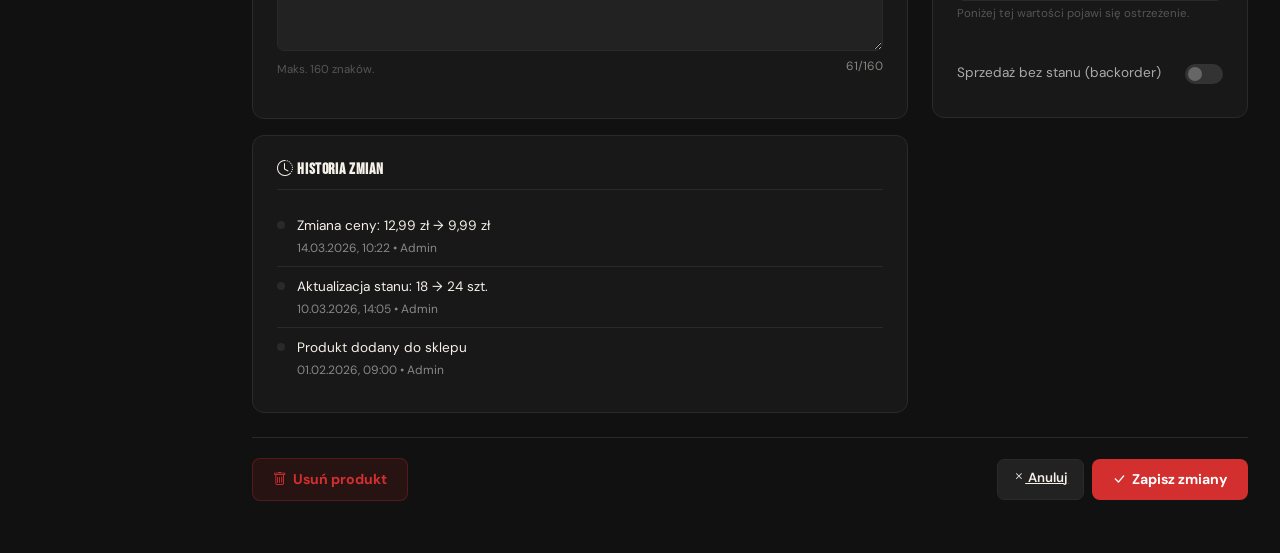
<file: DartusStorePL/admin-edytuj.html>
<!DOCTYPE html>
<html lang="pl">
<head>
  <meta charset="UTF-8">
  <meta name="viewport" content="width=device-width, initial-scale=1.0">
  <meta name="description" content="Panel administracyjny DartusStorePL - edycja produktu.">
  <meta name="robots" content="noindex, nofollow">
  <meta name="author" content="Julian Machowski 4TP">

  <title>Edytuj produkt - DartusStorePL Admin</title>

  <link rel="stylesheet" href="css/bootstrap-5.3.8-dist/bootstrap.min.css">
  <link rel="stylesheet" href="https://cdn.jsdelivr.net/npm/bootstrap-icons@1.11.3/font/bootstrap-icons.min.css">
  <link rel="stylesheet" href="css/admin.css">

  <link rel="preconnect" href="https://fonts.googleapis.com">
  <link rel="preconnect" href="https://fonts.gstatic.com" crossorigin="anonymous">
  <link href="https://fonts.googleapis.com/css2?family=Bebas+Neue&family=DM+Sans:wght@400;500;600&display=swap" rel="stylesheet">
  <link rel="shortcut icon" href="assets/img/favicon.ico" type="image/x-icon">
</head>
<body class="admin-body">

<header class="admin-topbar">
  <div class="admin-topbar-inner">
    <div class="admin-brand">
      <a href="index.html" class="admin-logo">Dartus<span>Store</span>PL</a>
      <span class="admin-label">Panel admina</span>
    </div>
    <div class="admin-topbar-right">
      <a href="index.html" class="admin-topbar-link" aria-label="Podgląd sklepu">
        <i class="bi bi-eye" aria-hidden="true"></i>
        <span class="d-none d-md-inline">Podgląd sklepu</span>
      </a>
      <div class="admin-avatar" role="img" aria-label="Zalogowany jako: Admin">
        <i class="bi bi-person-fill" aria-hidden="true"></i>
      </div>
    </div>
  </div>
</header>

<div class="admin-layout">

  <nav class="admin-sidebar" aria-label="Nawigacja panelu administracyjnego">
    <ul class="admin-nav">
      <li class="admin-nav-section">Sklep</li>
      <li>
        <a href="admin-produkty.html" class="admin-nav-link active" aria-current="page">
          <i class="bi bi-box-seam" aria-hidden="true"></i> Produkty
        </a>
      </li>
      <li>
        <a href="admin-sprzedaz.html" class="admin-nav-link">
          <i class="bi bi-cart-check" aria-hidden="true"></i> Sprzedaż
        </a>
      </li>
      <li class="admin-nav-section">Ustawienia</li>
      <li>
        <a href="#" class="admin-nav-link">
          <i class="bi bi-gear" aria-hidden="true"></i> Ustawienia
        </a>
      </li>
      <li>
        <a href="index.html" class="admin-nav-link">
          <i class="bi bi-box-arrow-left" aria-hidden="true"></i> Wyloguj
        </a>
      </li>
    </ul>
  </nav>

  <main class="admin-main" id="main-content">
    <div class="admin-page-header">
      <div>
        <nav aria-label="Ścieżka nawigacyjna">
          <ol class="admin-breadcrumb">
            <li><a href="admin-produkty.html">Produkty</a></li>
            <li aria-hidden="true">/</li>
            <li aria-current="page">Edytuj: Produkt 1</li>
          </ol>
        </nav>
        <h1 class="admin-page-title">Edytuj produkt</h1>
        <p class="admin-page-sub">SKU: DAR-001 &bull; Ostatnia zmiana: 14.03.2026, 10:22</p>
      </div>
      <div class="d-flex gap-2 flex-wrap">
        <a href="produkty.html" class="btn-secondary-admin" target="_blank" rel="noopener">
          <i class="bi bi-eye" aria-hidden="true"></i> Podgląd
        </a>
        <a href="admin-produkty.html" class="btn-secondary-admin">
          <i class="bi bi-x" aria-hidden="true"></i> Anuluj
        </a>
        <button type="submit" form="editForm" class="btn-primary-admin">
          <i class="bi bi-check-lg" aria-hidden="true"></i> Zapisz zmiany
        </button>
      </div>
    </div>

    <div class="edit-status-bar">
      <div class="edit-status-info">
        <div class="stock-indicator stock-ok" role="status" aria-label="Stan magazynowy: 24 sztuki">
          <span class="stock-dot" aria-hidden="true"></span> 24 szt. w magazynie
        </div>
        <span class="edit-status-badge status-active">Aktywny</span>
      </div>
      <div class="edit-status-actions">
        <button type="button" class="btn-secondary-admin btn-sm-admin">
          <i class="bi bi-arrow-repeat" aria-hidden="true"></i> Duplikuj
        </button>
        <button type="button" class="btn-danger-admin btn-sm-admin">
          <i class="bi bi-trash" aria-hidden="true"></i> Usuń produkt
        </button>
      </div>
    </div>

    <form id="editForm" method="post" action="#" novalidate>
      <div class="row g-4">

        <div class="col-lg-8">
          <section class="admin-form-card" aria-labelledby="edit-basic">
            <h2 class="admin-form-section-title" id="edit-basic">Podstawowe informacje</h2>
            <div class="row g-3">
              <div class="col-12">
                <label for="editProductName" class="admin-label">
                  Nazwa produktu <span class="admin-required" aria-hidden="true">*</span>
                </label>
                <input type="text" id="editProductName" name="productName"
                  class="admin-input" value="Produkt 1" required autocomplete="off">
              </div>
              <div class="col-md-6">
                <label for="editProductSku" class="admin-label">
                  SKU <span class="admin-required" aria-hidden="true">*</span>
                </label>
                <input type="text" id="editProductSku" name="productSku"
                  class="admin-input" value="DAR-001" required autocomplete="off">
              </div>
              <div class="col-md-6">
                <label for="editProductBrand" class="admin-label">Marka</label>
                <select id="editProductBrand" name="productBrand" class="admin-input">
                  <option value="">— Wybierz markę —</option>
                  <option value="target" selected>Target</option>
                  <option value="winmau">Winmau</option>
                  <option value="unicorn">Unicorn</option>
                  <option value="harrows">Harrows</option>
                  <option value="red-dragon">Red Dragon</option>
                  <option value="gran">Gran</option>
                </select>
              </div>
              <div class="col-12">
                <label for="editProductDesc" class="admin-label">Opis produktu</label>
                <textarea id="editProductDesc" name="productDesc"
                  class="admin-input admin-textarea" rows="5">Przykładowy opis produktu darterskiego. Uzupełnij po dodaniu danych z bazy.</textarea>
              </div>
            </div>
          </section>

          <section class="admin-form-card" aria-labelledby="edit-images">
            <h2 class="admin-form-section-title" id="edit-images">Zdjęcia produktu</h2>
            <div class="existing-images" role="region" aria-label="Aktualne zdjęcia produktu">
              <div class="existing-img-wrap">
                <div class="existing-img" role="img" aria-label="Zdjęcie główne produktu">🎯</div>
                <span class="existing-img-badge">Główne</span>
                <button type="button" class="existing-img-remove" aria-label="Usuń zdjęcie główne">
                  <i class="bi bi-x" aria-hidden="true"></i>
                </button>
              </div>
              <div class="existing-img-wrap">
                <div class="existing-img" role="img" aria-label="Zdjęcie 2 produktu">🎯</div>
                <button type="button" class="existing-img-remove" aria-label="Usuń zdjęcie 2">
                  <i class="bi bi-x" aria-hidden="true"></i>
                </button>
              </div>
              <label for="editProductImages" class="upload-thumb upload-thumb-empty">
                <span class="visually-hidden">Dodaj nowe zdjęcie</span>
                <i class="bi bi-plus" aria-hidden="true"></i>
                <span aria-hidden="true">Dodaj</span>
                <input type="file" id="editProductImages" name="productImages"
                  accept="image/jpeg,image/png,image/webp" multiple class="visually-hidden">
              </label>
            </div>
            <p class="admin-input-hint">Przeciągnij, żeby zmienić kolejność. Pierwsze zdjęcie będzie głównym.</p>
          </section>

          <section class="admin-form-card" aria-labelledby="edit-attrs">
            <h2 class="admin-form-section-title" id="edit-attrs">Atrybuty produktu</h2>
            <div class="row g-3">
              <div class="col-md-4">
                <label for="editAttrWeight" class="admin-label">Waga lotek (g)</label>
                <input type="number" id="editAttrWeight" name="attrWeight"
                  class="admin-input" value="23" min="1" max="50" step="0.5">
              </div>
              <div class="col-md-4">
                <label for="editAttrMaterial" class="admin-label">Materiał</label>
                <select id="editAttrMaterial" name="attrMaterial" class="admin-input">
                  <option value="">— Wybierz —</option>
                  <option value="tungsten-90" selected>Wolfram 90%</option>
                  <option value="tungsten-80">Wolfram 80%</option>
                  <option value="brass">Mosiądz</option>
                  <option value="plastic">Plastik</option>
                  <option value="sisal">Sisal</option>
                </select>
              </div>
              <div class="col-md-4">
                <label for="editAttrType" class="admin-label">Typ</label>
                <select id="editAttrType" name="attrType" class="admin-input">
                  <option value="">— Wybierz —</option>
                  <option value="steel" selected>Steel tip</option>
                  <option value="soft">Soft tip</option>
                  <option value="electronic">Elektroniczna</option>
                  <option value="sisal">Sizalowa</option>
                </select>
              </div>
              <div class="col-12">
                <label for="editProductTags" class="admin-label">Tagi</label>
                <input type="text" id="editProductTags" name="productTags"
                  class="admin-input" value="profesjonalne, steel-tip" autocomplete="off">
                <p class="admin-input-hint">Oddziel tagi przecinkami.</p>
              </div>
            </div>
          </section>

          <section class="admin-form-card" aria-labelledby="edit-seo">
            <h2 class="admin-form-section-title" id="edit-seo">
              <i class="bi bi-search" aria-hidden="true"></i> SEO
            </h2>
            <div class="row g-3">
              <div class="col-12">
                <label for="editSeoTitle" class="admin-label">Tytuł meta</label>
                <input type="text" id="editSeoTitle" name="seoTitle"
                  class="admin-input" value="Produkt 1 — DartusStorePL"
                  maxlength="60" autocomplete="off">
                <p class="admin-input-hint">Maks. 60 znaków.</p>
              </div>
              <div class="col-12">
                <label for="editSeoDesc" class="admin-label">Opis meta</label>
                <textarea id="editSeoDesc" name="seoDesc"
                  class="admin-input admin-textarea" rows="2"
                  maxlength="160">Opis produktu w wynikach Google. Uzupełnij po dodaniu danych.</textarea>
                <p class="admin-input-hint">Maks. 160 znaków.</p>
              </div>
            </div>
          </section>

          <section class="admin-form-card" aria-labelledby="edit-history">
            <h2 class="admin-form-section-title" id="edit-history">
              <i class="bi bi-clock-history" aria-hidden="true"></i> Historia zmian
            </h2>
            <ol class="history-list">
              <li class="history-item">
                <span class="history-dot" aria-hidden="true"></span>
                <div class="history-body">
                  <div class="history-action">Zmiana ceny: 12,99 zł → 9,99 zł</div>
                  <div class="history-meta">14.03.2026, 10:22 &bull; Admin</div>
                </div>
              </li>
              <li class="history-item">
                <span class="history-dot" aria-hidden="true"></span>
                <div class="history-body">
                  <div class="history-action">Aktualizacja stanu: 18 → 24 szt.</div>
                  <div class="history-meta">10.03.2026, 14:05 &bull; Admin</div>
                </div>
              </li>
              <li class="history-item">
                <span class="history-dot" aria-hidden="true"></span>
                <div class="history-body">
                  <div class="history-action">Produkt dodany do sklepu</div>
                  <div class="history-meta">01.02.2026, 09:00 &bull; Admin</div>
                </div>
              </li>
            </ol>
          </section>

        </div>

        <div class="col-lg-4">

          <section class="admin-form-card" aria-labelledby="edit-status">
            <h2 class="admin-form-section-title" id="edit-status">Status</h2>
            <div class="mb-3">
              <label for="editProductStatus" class="admin-label">Widoczność</label>
              <select id="editProductStatus" name="productStatus" class="admin-input">
                <option value="active" selected>Aktywny — widoczny w sklepie</option>
                <option value="draft">Szkic — niewidoczny</option>
                <option value="archived">Zarchiwizowany</option>
              </select>
            </div>

            <div class="admin-switch-row">
              <span class="admin-switch-label">Wyróżnienie na stronie głównej</span>
              <label class="admin-switch">
                <input type="checkbox" name="featured" aria-describedby="sw-edit-featured">
                <span class="admin-switch-slider" aria-hidden="true"></span>
                <span id="sw-edit-featured" class="visually-hidden">Włącz wyróżnienie na stronie głównej</span>
              </label>
            </div>
            <div class="admin-switch-row">
              <span class="admin-switch-label">Oznacz jako nowość</span>
              <label class="admin-switch">
                <input type="checkbox" name="isNew" checked aria-describedby="sw-edit-new">
                <span class="admin-switch-slider" aria-hidden="true"></span>
                <span id="sw-edit-new" class="visually-hidden">Oznacz produkt jako nowość</span>
              </label>
            </div>
            <div class="admin-switch-row">
              <span class="admin-switch-label">Oznacz jako bestseller</span>
              <label class="admin-switch">
                <input type="checkbox" name="isBestseller" aria-describedby="sw-edit-best">
                <span class="admin-switch-slider" aria-hidden="true"></span>
                <span id="sw-edit-best" class="visually-hidden">Oznacz produkt jako bestseller</span>
              </label>
            </div>
          </section>

          <section class="admin-form-card" aria-labelledby="edit-category">
            <h2 class="admin-form-section-title" id="edit-category">Kategoria</h2>
            <fieldset>
              <legend class="admin-label">Przypisz do kategorii</legend>
              <div class="category-checklist">
                <label class="category-check-item">
                  <input type="radio" name="category" value="lotki" checked> Lotki
                </label>
                <label class="category-check-item">
                  <input type="radio" name="category" value="tarcze"> Tarcze
                </label>
                <label class="category-check-item">
                  <input type="radio" name="category" value="groty"> Groty
                </label>
                <label class="category-check-item">
                  <input type="radio" name="category" value="piorka"> Piórka
                </label>
                <label class="category-check-item">
                  <input type="radio" name="category" value="casy"> Casy
                </label>
                <label class="category-check-item">
                  <input type="radio" name="category" value="akcesoria"> Akcesoria
                </label>
              </div>
            </fieldset>
          </section>

          <section class="admin-form-card" aria-labelledby="edit-price">
            <h2 class="admin-form-section-title" id="edit-price">Cena</h2>
            <div class="row g-3">
              <div class="col-12">
                <label for="editPriceRegular" class="admin-label">
                  Cena regularna (zł) <span class="admin-required" aria-hidden="true">*</span>
                </label>
                <div class="price-input-wrap">
                  <span class="price-input-prefix" aria-hidden="true">zł</span>
                  <input type="number" id="editPriceRegular" name="priceRegular"
                    class="admin-input price-input" value="9.99" min="0" step="0.01" required>
                </div>
              </div>
              <div class="col-12">
                <label for="editPriceSale" class="admin-label">Cena promocyjna (zł)</label>
                <div class="price-input-wrap">
                  <span class="price-input-prefix" aria-hidden="true">zł</span>
                  <input type="number" id="editPriceSale" name="priceSale"
                    class="admin-input price-input" placeholder="Brak promocji" min="0" step="0.01">
                </div>
              </div>
              <div class="col-12">
                <label for="editPriceTax" class="admin-label">Stawka VAT</label>
                <select id="editPriceTax" name="priceTax" class="admin-input">
                  <option value="23" selected>23%</option>
                  <option value="8">8%</option>
                  <option value="5">5%</option>
                  <option value="0">0%</option>
                </select>
              </div>
            </div>
          </section>

          <section class="admin-form-card" aria-labelledby="edit-stock">
            <h2 class="admin-form-section-title" id="edit-stock">Stan magazynowy</h2>
            <div class="row g-3">
              <div class="col-12">
                <label for="editStockQty" class="admin-label">
                  Ilość w magazynie <span class="admin-required" aria-hidden="true">*</span>
                </label>
                <input type="number" id="editStockQty" name="stockQty"
                  class="admin-input" value="24" min="0" required>
              </div>
              <div class="col-12">
                <label for="editStockLow" class="admin-label">Próg niskiego stanu</label>
                <input type="number" id="editStockLow" name="stockLow"
                  class="admin-input" value="5" min="0">
                <p class="admin-input-hint">Poniżej tej wartości pojawi się ostrzeżenie.</p>
              </div>
              <div class="col-12">
                <div class="admin-switch-row">
                  <span class="admin-switch-label">Sprzedaż bez stanu (backorder)</span>
                  <label class="admin-switch">
                    <input type="checkbox" name="backorder" aria-describedby="sw-edit-backorder">
                    <span class="admin-switch-slider" aria-hidden="true"></span>
                    <span id="sw-edit-backorder" class="visually-hidden">Włącz sprzedaż bez stanu magazynowego</span>
                  </label>
                </div>
              </div>
            </div>
          </section>

        </div>
      </div>

      <div class="admin-form-actions">
        <button type="button" class="btn-danger-admin">
          <i class="bi bi-trash" aria-hidden="true"></i> Usuń produkt
        </button>
        <div class="d-flex gap-2">
          <a href="admin-produkty.html" class="btn-secondary-admin">
            <i class="bi bi-x" aria-hidden="true"></i> Anuluj
          </a>
          <button type="submit" class="btn-primary-admin">
            <i class="bi bi-check-lg" aria-hidden="true"></i> Zapisz zmiany
          </button>
        </div>
      </div>

    </form>
  </main>
</div>

<script src="css/bootstrap-5.3.8-dist/js/bootstrap.bundle.min.js"></script>
<script src="js/mockApi.js"></script>
<script src="js/admin-edytuj.js"></script>
</body>
</html>
</file>
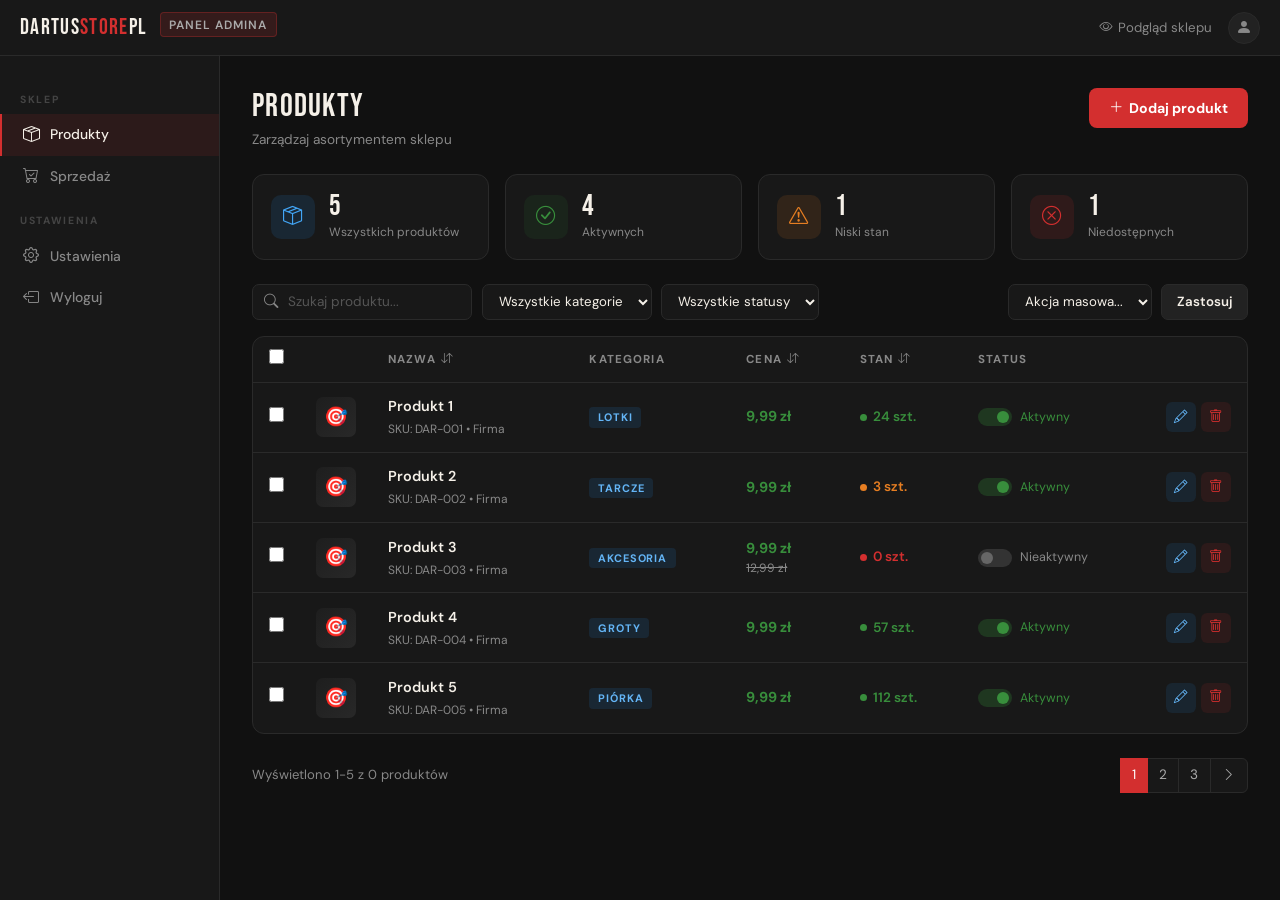
<file: DartusStorePL/admin-produkty.html>
<!DOCTYPE html>
<html lang="pl">
<head>
  <meta charset="UTF-8">
  <meta name="viewport" content="width=device-width, initial-scale=1.0">
  <meta name="description" content="Panel administracyjny DartusStorePL - zarządzanie produktami.">
  <meta name="robots" content="noindex, nofollow">
  <title>Zarządzanie produktami - DartusStorePL Admin</title>

  <link rel="stylesheet" href="https://cdn.jsdelivr.net/npm/bootstrap@5.3.3/dist/css/bootstrap.min.css">
  <link rel="stylesheet" href="https://cdn.jsdelivr.net/npm/bootstrap-icons@1.11.3/font/bootstrap-icons.min.css">
  <link rel="stylesheet" href="css/admin.css">

  <link rel="preconnect" href="https://fonts.googleapis.com">
  <link rel="preconnect" href="https://fonts.gstatic.com" crossorigin="anonymous">
  <link href="https://fonts.googleapis.com/css2?family=Bebas+Neue&family=DM+Sans:wght@400;500;600&display=swap" rel="stylesheet">
  <link rel="shortcut icon" href="assets/img/favicon.ico" type="image/x-icon">
</head>
<body class="admin-body">

<header class="admin-topbar">
  <div class="admin-topbar-inner">
    <div class="admin-brand">
      <a href="index.html" class="admin-logo">Dartus<span>Store</span>PL</a>
      <span class="admin-label">Panel admina</span>
    </div>
    <div class="admin-topbar-right">
      <a href="index.html" class="admin-topbar-link" aria-label="Podgląd sklepu">
        <i class="bi bi-eye" aria-hidden="true"></i>
        <span class="d-none d-md-inline">Podgląd sklepu</span>
      </a>
      <button class="admin-hamburger d-lg-none" type="button"
        id="adminHamburger" aria-label="Otwórz menu nawigacji"
        aria-expanded="false" aria-controls="adminMobileNav">
        <i class="bi bi-list" aria-hidden="true"></i>
      </button>
      <div class="admin-avatar" role="img" aria-label="Zalogowany jako: Admin">
        <i class="bi bi-person-fill" aria-hidden="true"></i>
      </div>
    </div>
  </div>
</header>

<nav class="admin-mobile-nav" id="adminMobileNav" aria-label="Nawigacja mobilna panelu administracyjnego">
  <ul class="admin-nav">
    <li class="admin-nav-section">Sklep</li>
    <li>
      <a href="admin-produkty.html" class="admin-nav-link active" aria-current="page">
        <i class="bi bi-box-seam" aria-hidden="true"></i> Produkty
      </a>
    </li>
    <li>
      <a href="admin-sprzedaz.html" class="admin-nav-link">
        <i class="bi bi-cart-check" aria-hidden="true"></i> Sprzedaż
      </a>
    </li>
    <li class="admin-nav-section">Ustawienia</li>
    <li>
      <a href="#" class="admin-nav-link">
        <i class="bi bi-gear" aria-hidden="true"></i> Ustawienia
      </a>
    </li>
    <li>
      <a href="index.html" class="admin-nav-link">
        <i class="bi bi-box-arrow-left" aria-hidden="true"></i> Wyloguj
      </a>
    </li>
  </ul>
</nav>

<div class="admin-layout">

  <nav class="admin-sidebar" aria-label="Nawigacja panelu administracyjnego">
    <ul class="admin-nav">
      <li class="admin-nav-section">Sklep</li>
      <li>
        <a href="admin-produkty.html" class="admin-nav-link active" aria-current="page">
          <i class="bi bi-box-seam" aria-hidden="true"></i> Produkty
        </a>
      </li>
      <li>
        <a href="admin-sprzedaz.html" class="admin-nav-link">
          <i class="bi bi-cart-check" aria-hidden="true"></i> Sprzedaż
        </a>
      </li>
      <li class="admin-nav-section">Ustawienia</li>
      <li>
        <a href="#" class="admin-nav-link">
          <i class="bi bi-gear" aria-hidden="true"></i> Ustawienia
        </a>
      </li>
      <li>
        <a href="index.html" class="admin-nav-link">
          <i class="bi bi-box-arrow-left" aria-hidden="true"></i> Wyloguj
        </a>
      </li>
    </ul>
  </nav>

  <main class="admin-main" id="main-content">

    <div class="admin-page-header">
      <div>
        <h1 class="admin-page-title">Produkty</h1>
        <p class="admin-page-sub">Zarządzaj asortymentem sklepu</p>
      </div>
      <a href="admin-dodaj.html" class="btn-primary-admin">
        <i class="bi bi-plus-lg" aria-hidden="true"></i> Dodaj produkt
      </a>
    </div>

    <div class="row g-3 mb-4">
      <div class="col-6 col-lg-3">
        <div class="admin-stat-card h-100">
          <div class="admin-stat-icon icon-blue" aria-hidden="true"><i class="bi bi-box-seam"></i></div>
          <div class="admin-stat-body">
            <div class="admin-stat-num">0</div>
            <div class="admin-stat-label">Wszystkich produktów</div>
          </div>
        </div>
      </div>
      <div class="col-6 col-lg-3">
        <div class="admin-stat-card h-100">
          <div class="admin-stat-icon icon-green" aria-hidden="true"><i class="bi bi-check-circle"></i></div>
          <div class="admin-stat-body">
            <div class="admin-stat-num">0</div>
            <div class="admin-stat-label">Aktywnych</div>
          </div>
        </div>
      </div>
      <div class="col-6 col-lg-3">
        <div class="admin-stat-card h-100">
          <div class="admin-stat-icon icon-orange" aria-hidden="true"><i class="bi bi-exclamation-triangle"></i></div>
          <div class="admin-stat-body">
            <div class="admin-stat-num">0</div>
            <div class="admin-stat-label">Niski stan</div>
          </div>
        </div>
      </div>
      <div class="col-6 col-lg-3">
        <div class="admin-stat-card h-100">
          <div class="admin-stat-icon icon-red" aria-hidden="true"><i class="bi bi-x-circle"></i></div>
          <div class="admin-stat-body">
            <div class="admin-stat-num">0</div>
            <div class="admin-stat-label">Niedostępnych</div>
          </div>
        </div>
      </div>
    </div>

    <div class="admin-toolbar">
      <div class="admin-toolbar-left">
        <label for="adminSearch" class="visually-hidden">Szukaj produktu</label>
        <div class="admin-search-wrap">
          <i class="bi bi-search admin-search-icon" aria-hidden="true"></i>
          <input type="search" id="adminSearch" class="admin-search" placeholder="Szukaj produktu..." autocomplete="off">
        </div>
        <label for="filterCategory" class="visually-hidden">Filtruj kategorię</label>
        <select id="filterCategory" class="admin-select">
          <option value="">Wszystkie kategorie</option>
          <option value="lotki">Lotki</option>
          <option value="tarcze">Tarcze</option>
          <option value="groty">Groty</option>
          <option value="piorka">Piórka</option>
          <option value="casy">Casy</option>
          <option value="akcesoria">Akcesoria</option>
        </select>
        <label for="filterStatus" class="visually-hidden">Filtruj status</label>
        <select id="filterStatus" class="admin-select">
          <option value="">Wszystkie statusy</option>
          <option value="active">Aktywny</option>
          <option value="inactive">Nieaktywny</option>
          <option value="low">Niski stan</option>
        </select>
      </div>
      <div class="admin-toolbar-right">
        <label for="bulkAction" class="visually-hidden">Akcja masowa</label>
        <select id="bulkAction" class="admin-select">
          <option value="">Akcja masowa...</option>
          <option value="activate">Aktywuj</option>
          <option value="deactivate">Dezaktywuj</option>
          <option value="delete">Usuń</option>
        </select>
        <button type="button" class="btn-secondary-admin">Zastosuj</button>
      </div>
    </div>

    <div class="admin-table-wrap">
      <table class="admin-table" aria-label="Lista produktów">
        <thead>
          <tr>
            <th scope="col" class="col-check">
              <label for="selectAll" class="visually-hidden">Zaznacz wszystkie</label>
              <input type="checkbox" id="selectAll" class="admin-checkbox">
            </th>
            <th scope="col"><span class="visually-hidden">Zdjęcie</span></th>
            <th scope="col">
              <button type="button" class="sort-btn" aria-label="Sortuj po nazwie">
                Nazwa <i class="bi bi-arrow-down-up" aria-hidden="true"></i>
              </button>
            </th>
            <th scope="col">Kategoria</th>
            <th scope="col">
              <button type="button" class="sort-btn" aria-label="Sortuj po cenie">
                Cena <i class="bi bi-arrow-down-up" aria-hidden="true"></i>
              </button>
            </th>
            <th scope="col">
              <button type="button" class="sort-btn" aria-label="Sortuj po stanie magazynowym">
                Stan <i class="bi bi-arrow-down-up" aria-hidden="true"></i>
              </button>
            </th>
            <th scope="col">Status</th>
            <th scope="col"><span class="visually-hidden">Akcje</span></th>
          </tr>
        </thead>
        <tbody>

          <tr>
            <td class="col-check">
              <label for="check1" class="visually-hidden">Zaznacz Produkt 1</label>
              <input type="checkbox" id="check1" class="admin-checkbox">
            </td>
            <td class="col-img">
              <div class="table-thumb" role="img" aria-label="Miniatura produktu Produkt 1">&#127919;</div>
            </td>
            <td>
              <div class="table-product-name">Produkt 1</div>
              <div class="table-product-meta">SKU: DAR-001 &bull; Firma</div>
            </td>
            <td><span class="table-badge cat-badge">Lotki</span></td>
            <td>
              <div class="table-price">9,99 zł</div>
            </td>
            <td>
              <div class="stock-indicator stock-ok" role="status" aria-label="Stan magazynowy: 24 sztuki">
                <span class="stock-dot" aria-hidden="true"></span> 24 szt.
              </div>
            </td>
            <td>
              <label class="status-toggle">
                <input type="checkbox" checked aria-describedby="status-desc-1">
                <span class="status-slider" aria-hidden="true"></span>
                <span class="status-text">Aktywny</span>
                <span id="status-desc-1" class="visually-hidden">Przełącz status produktu Produkt 1</span>
              </label>
            </td>
            <td class="col-actions">
              <div class="table-actions">
                <a href="admin-edytuj.html" class="action-btn action-edit" aria-label="Edytuj Produkt 1">
                  <i class="bi bi-pencil" aria-hidden="true"></i>
                </a>
                <button type="button" class="action-btn action-delete" aria-label="Usuń Produkt 1">
                  <i class="bi bi-trash" aria-hidden="true"></i>
                </button>
              </div>
            </td>
          </tr>

          <tr>
            <td class="col-check">
              <label for="check2" class="visually-hidden">Zaznacz Produkt 2</label>
              <input type="checkbox" id="check2" class="admin-checkbox">
            </td>
            <td class="col-img">
              <div class="table-thumb" role="img" aria-label="Miniatura produktu Produkt 2">&#127919;</div>
            </td>
            <td>
              <div class="table-product-name">Produkt 2</div>
              <div class="table-product-meta">SKU: DAR-002 &bull; Firma</div>
            </td>
            <td><span class="table-badge cat-badge">Tarcze</span></td>
            <td>
              <div class="table-price">9,99 zł</div>
            </td>
            <td>
              <div class="stock-indicator stock-low" role="status" aria-label="Stan magazynowy: 3 sztuki, niski stan">
                <span class="stock-dot" aria-hidden="true"></span> 3 szt.
              </div>
            </td>
            <td>
              <label class="status-toggle">
                <input type="checkbox" checked aria-describedby="status-desc-2">
                <span class="status-slider" aria-hidden="true"></span>
                <span class="status-text">Aktywny</span>
                <span id="status-desc-2" class="visually-hidden">Przełącz status produktu Produkt 2</span>
              </label>
            </td>
            <td class="col-actions">
              <div class="table-actions">
                <a href="admin-edytuj.html" class="action-btn action-edit" aria-label="Edytuj Produkt 2">
                  <i class="bi bi-pencil" aria-hidden="true"></i>
                </a>
                <button type="button" class="action-btn action-delete" aria-label="Usuń Produkt 2">
                  <i class="bi bi-trash" aria-hidden="true"></i>
                </button>
              </div>
            </td>
          </tr>

          <tr>
            <td class="col-check">
              <label for="check3" class="visually-hidden">Zaznacz Produkt 3</label>
              <input type="checkbox" id="check3" class="admin-checkbox">
            </td>
            <td class="col-img">
              <div class="table-thumb" role="img" aria-label="Miniatura produktu Produkt 3">&#127919;</div>
            </td>
            <td>
              <div class="table-product-name">Produkt 3</div>
              <div class="table-product-meta">SKU: DAR-003 &bull; Firma</div>
            </td>
            <td><span class="table-badge cat-badge">Akcesoria</span></td>
            <td>
              <div class="table-price">9,99 zł</div>
              <div class="table-price-old">12,99 zł</div>
            </td>
            <td>
              <div class="stock-indicator stock-none" role="status" aria-label="Stan magazynowy: 0 sztuk, niedostępny">
                <span class="stock-dot" aria-hidden="true"></span> 0 szt.
              </div>
            </td>
            <td>
              <label class="status-toggle">
                <input type="checkbox" aria-describedby="status-desc-3">
                <span class="status-slider" aria-hidden="true"></span>
                <span class="status-text">Nieaktywny</span>
                <span id="status-desc-3" class="visually-hidden">Przełącz status produktu Produkt 3</span>
              </label>
            </td>
            <td class="col-actions">
              <div class="table-actions">
                <a href="admin-edytuj.html" class="action-btn action-edit" aria-label="Edytuj Produkt 3">
                  <i class="bi bi-pencil" aria-hidden="true"></i>
                </a>
                <button type="button" class="action-btn action-delete" aria-label="Usuń Produkt 3">
                  <i class="bi bi-trash" aria-hidden="true"></i>
                </button>
              </div>
            </td>
          </tr>

          <tr>
            <td class="col-check">
              <label for="check4" class="visually-hidden">Zaznacz Produkt 4</label>
              <input type="checkbox" id="check4" class="admin-checkbox">
            </td>
            <td class="col-img">
              <div class="table-thumb" role="img" aria-label="Miniatura produktu Produkt 4">&#127919;</div>
            </td>
            <td>
              <div class="table-product-name">Produkt 4</div>
              <div class="table-product-meta">SKU: DAR-004 &bull; Firma</div>
            </td>
            <td><span class="table-badge cat-badge">Groty</span></td>
            <td>
              <div class="table-price">9,99 zł</div>
            </td>
            <td>
              <div class="stock-indicator stock-ok" role="status" aria-label="Stan magazynowy: 57 sztuk">
                <span class="stock-dot" aria-hidden="true"></span> 57 szt.
              </div>
            </td>
            <td>
              <label class="status-toggle">
                <input type="checkbox" checked aria-describedby="status-desc-4">
                <span class="status-slider" aria-hidden="true"></span>
                <span class="status-text">Aktywny</span>
                <span id="status-desc-4" class="visually-hidden">Przełącz status produktu Produkt 4</span>
              </label>
            </td>
            <td class="col-actions">
              <div class="table-actions">
                <a href="admin-edytuj.html" class="action-btn action-edit" aria-label="Edytuj Produkt 4">
                  <i class="bi bi-pencil" aria-hidden="true"></i>
                </a>
                <button type="button" class="action-btn action-delete" aria-label="Usuń Produkt 4">
                  <i class="bi bi-trash" aria-hidden="true"></i>
                </button>
              </div>
            </td>
          </tr>

          <tr>
            <td class="col-check">
              <label for="check5" class="visually-hidden">Zaznacz Produkt 5</label>
              <input type="checkbox" id="check5" class="admin-checkbox">
            </td>
            <td class="col-img">
              <div class="table-thumb" role="img" aria-label="Miniatura produktu Produkt 5">&#127919;</div>
            </td>
            <td>
              <div class="table-product-name">Produkt 5</div>
              <div class="table-product-meta">SKU: DAR-005 &bull; Firma</div>
            </td>
            <td><span class="table-badge cat-badge">Piórka</span></td>
            <td>
              <div class="table-price">9,99 zł</div>
            </td>
            <td>
              <div class="stock-indicator stock-ok" role="status" aria-label="Stan magazynowy: 112 sztuk">
                <span class="stock-dot" aria-hidden="true"></span> 112 szt.
              </div>
            </td>
            <td>
              <label class="status-toggle">
                <input type="checkbox" checked aria-describedby="status-desc-5">
                <span class="status-slider" aria-hidden="true"></span>
                <span class="status-text">Aktywny</span>
                <span id="status-desc-5" class="visually-hidden">Przełącz status produktu Produkt 5</span>
              </label>
            </td>
            <td class="col-actions">
              <div class="table-actions">
                <a href="admin-edytuj.html" class="action-btn action-edit" aria-label="Edytuj Produkt 5">
                  <i class="bi bi-pencil" aria-hidden="true"></i>
                </a>
                <button type="button" class="action-btn action-delete" aria-label="Usuń Produkt 5">
                  <i class="bi bi-trash" aria-hidden="true"></i>
                </button>
              </div>
            </td>
          </tr>

        </tbody>
      </table>
    </div>

    <nav aria-label="Paginacja tabeli produktów" class="mt-4">
      <div class="admin-pagination">
        <span class="pagination-info">Wyświetlono 1-5 z 0 produktów</span>
        <ul class="pagination mb-0">
          <li class="page-item disabled">
          </li>
          <li class="page-item active" aria-current="page"><a class="page-link" href="#">1</a></li>
          <li class="page-item"><a class="page-link" href="#">2</a></li>
          <li class="page-item"><a class="page-link" href="#">3</a></li>
          <li class="page-item">
            <a class="page-link" href="#" aria-label="Następna strona">
              <i class="bi bi-chevron-right" aria-hidden="true"></i>
            </a>
          </li>
        </ul>
      </div>
    </nav>

  </main>
</div>

<script src="https://cdn.jsdelivr.net/npm/bootstrap@5.3.3/dist/js/bootstrap.bundle.min.js"></script>
<script>
  var selectAll = document.getElementById('selectAll');
  var checkboxes = document.querySelectorAll('.admin-table tbody input[type="checkbox"]');
  if (selectAll) {
    selectAll.addEventListener('change', function () {
      checkboxes.forEach(function (cb) { cb.checked = selectAll.checked; });
    });
  }
</script>
<script src="js/mockApi.js"></script>
<script src="js/admin-produkty.js"></script>
</body>
</html>
</file>
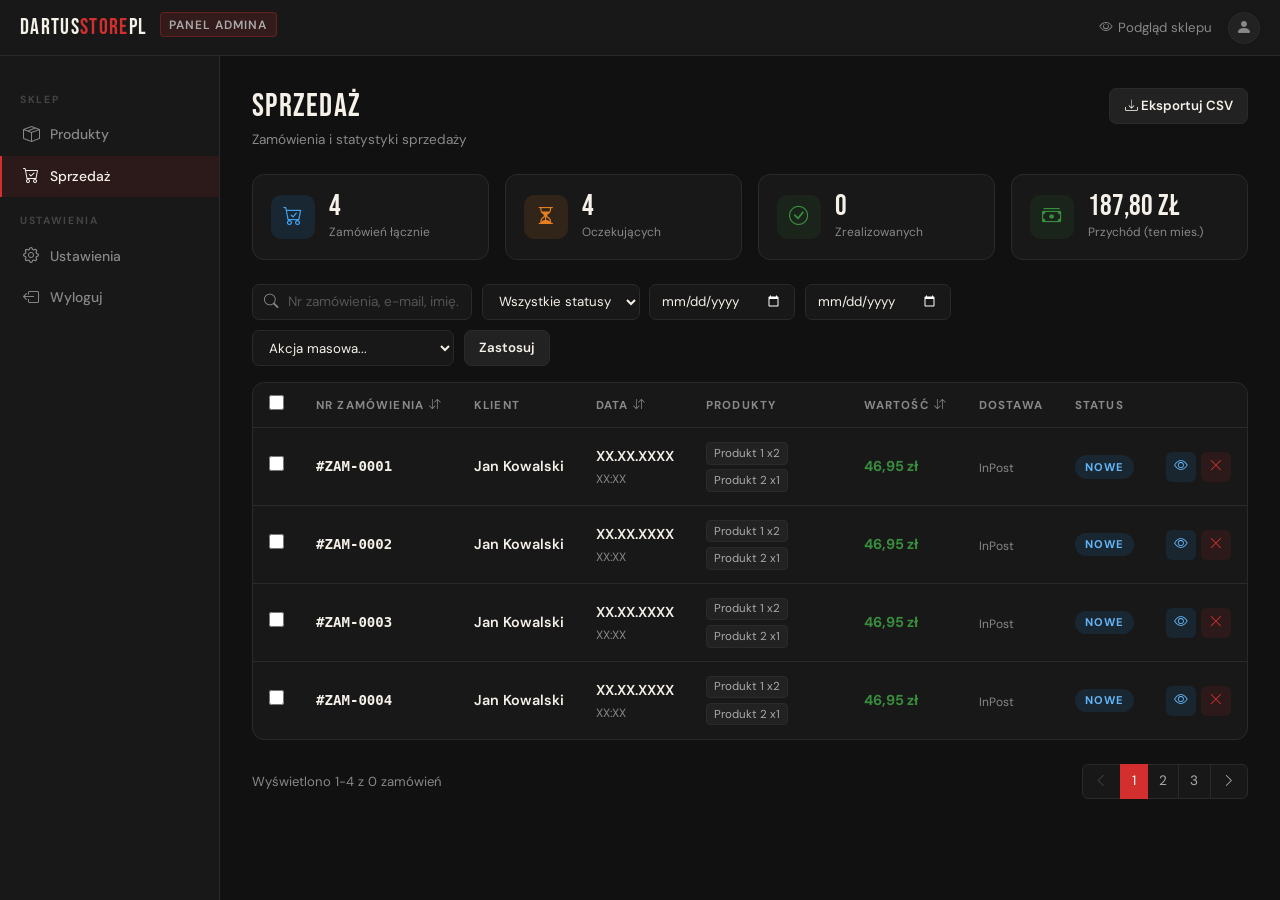
<file: DartusStorePL/admin-sprzedaz.html>
<!DOCTYPE html>
<html lang="pl">
<head>
  <meta charset="UTF-8">
  <meta name="viewport" content="width=device-width, initial-scale=1.0">
  <meta name="description" content="Panel administracyjny DartusStorePL - zarzadzanie sprzedaza.">
  <meta name="robots" content="noindex, nofollow">
  <meta name="author" content="Julian Machowski 4TP">
  
  <title>Sprzedaż - DartusStorePL Admin</title>

  <link rel="stylesheet" href="css/bootstrap-5.3.8-dist/bootstrap.min.css">
  <link rel="stylesheet" href="https://cdn.jsdelivr.net/npm/bootstrap-icons@1.11.3/font/bootstrap-icons.min.css">
  <link rel="stylesheet" href="css/admin.css">

  <link rel="preconnect" href="https://fonts.googleapis.com">
  <link rel="preconnect" href="https://fonts.gstatic.com" crossorigin="anonymous">
  <link href="https://fonts.googleapis.com/css2?family=Bebas+Neue&family=DM+Sans:wght@400;500;600&display=swap" rel="stylesheet">
  <link rel="shortcut icon" href="assets/img/favicon.ico" type="image/x-icon">
</head>
<body class="admin-body">

<header class="admin-topbar">
  <div class="admin-topbar-inner">
    <div class="admin-brand">
      <a href="index.html" class="admin-logo">Dartus<span>Store</span>PL</a>
      <span class="admin-label">Panel admina</span>
    </div>
    <div class="admin-topbar-right">
      <a href="index.html" class="admin-topbar-link" aria-label="Podgląd sklepu">
        <i class="bi bi-eye" aria-hidden="true"></i>
        <span class="d-none d-md-inline">Podgląd sklepu</span>
      </a>
      <button class="admin-hamburger d-lg-none" type="button"
        id="adminHamburger" aria-label="Otwórz menu nawigacji"
        aria-expanded="false" aria-controls="adminMobileNav">
        <i class="bi bi-list" aria-hidden="true"></i>
      </button>
      <div class="admin-avatar" role="img" aria-label="Zalogowany jako: Admin">
        <i class="bi bi-person-fill" aria-hidden="true"></i>
      </div>
    </div>
  </div>
</header>

<nav class="admin-mobile-nav" id="adminMobileNav" aria-label="Nawigacja mobilna panelu administracyjnego">
  <ul class="admin-nav">
    <li class="admin-nav-section">Sklep</li>
    <li>
      <a href="admin-produkty.html" class="admin-nav-link">
        <i class="bi bi-box-seam" aria-hidden="true"></i> Produkty
      </a>
    </li>
    <li>
      <a href="admin-sprzedaz.html" class="admin-nav-link active" aria-current="page">
        <i class="bi bi-cart-check" aria-hidden="true"></i> Sprzedaż
      </a>
    </li>
    <li class="admin-nav-section">Ustawienia</li>
    <li>
      <a href="#" class="admin-nav-link">
        <i class="bi bi-gear" aria-hidden="true"></i> Ustawienia
      </a>
    </li>
    <li>
      <a href="index.html" class="admin-nav-link">
        <i class="bi bi-box-arrow-left" aria-hidden="true"></i> Wyloguj
      </a>
    </li>
  </ul>
</nav>

<div class="admin-layout">

  <nav class="admin-sidebar" aria-label="Nawigacja panelu administracyjnego">
    <ul class="admin-nav">
      <li class="admin-nav-section">Sklep</li>
      <li>
        <a href="admin-produkty.html" class="admin-nav-link">
          <i class="bi bi-box-seam" aria-hidden="true"></i> Produkty
        </a>
      </li>
      <li>
        <a href="admin-sprzedaz.html" class="admin-nav-link active" aria-current="page">
          <i class="bi bi-cart-check" aria-hidden="true"></i> Sprzedaż
        </a>
      </li>
      <li class="admin-nav-section">Ustawienia</li>
      <li>
        <a href="#" class="admin-nav-link">
          <i class="bi bi-gear" aria-hidden="true"></i> Ustawienia
        </a>
      </li>
      <li>
        <a href="index.html" class="admin-nav-link">
          <i class="bi bi-box-arrow-left" aria-hidden="true"></i> Wyloguj
        </a>
      </li>
    </ul>
  </nav>

  <main class="admin-main" id="main-content">

    <div class="admin-page-header">
      <div>
        <h1 class="admin-page-title">Sprzedaż</h1>
        <p class="admin-page-sub">Zamówienia i statystyki sprzedaży</p>
      </div>
      <div class="d-flex gap-2 flex-wrap">
        <button type="button" class="btn-secondary-admin">
          <i class="bi bi-download" aria-hidden="true"></i> Eksportuj CSV
        </button>
      </div>
    </div>

    <div class="row g-3 mb-4">
      <div class="col-6 col-lg-3">
        <div class="admin-stat-card">
          <div class="admin-stat-icon icon-blue" aria-hidden="true"><i class="bi bi-cart-check"></i></div>
          <div class="admin-stat-body">
            <div class="admin-stat-num">0</div>
            <div class="admin-stat-label">Zamówień łącznie</div>
          </div>
        </div>
      </div>
      <div class="col-6 col-lg-3">
        <div class="admin-stat-card">
          <div class="admin-stat-icon icon-orange" aria-hidden="true"><i class="bi bi-hourglass-split"></i></div>
          <div class="admin-stat-body">
            <div class="admin-stat-num">0</div>
            <div class="admin-stat-label">Oczekujących</div>
          </div>
        </div>
      </div>
      <div class="col-6 col-lg-3">
        <div class="admin-stat-card">
          <div class="admin-stat-icon icon-green" aria-hidden="true"><i class="bi bi-check-circle"></i></div>
          <div class="admin-stat-body">
            <div class="admin-stat-num">0</div>
            <div class="admin-stat-label">Zrealizowanych</div>
          </div>
        </div>
      </div>
      <div class="col-6 col-lg-3">
        <div class="admin-stat-card">
          <div class="admin-stat-icon icon-green" aria-hidden="true"><i class="bi bi-cash-stack"></i></div>
          <div class="admin-stat-body">
            <div class="admin-stat-num">0 zł</div>
            <div class="admin-stat-label">Przychód (ten mies.)</div>
          </div>
        </div>
      </div>
    </div>

    <div class="admin-toolbar">
      <div class="admin-toolbar-left">
        <label for="orderSearch" class="visually-hidden">Szukaj zamówienia</label>
        <div class="admin-search-wrap">
          <i class="bi bi-search admin-search-icon" aria-hidden="true"></i>
          <input type="search" id="orderSearch" class="admin-search"
            placeholder="Nr zamówienia, e-mail, imię..." autocomplete="off">
        </div>
        <label for="filterOrderStatus" class="visually-hidden">Filtruj po statusie</label>
        <select id="filterOrderStatus" class="admin-select">
          <option value="">Wszystkie statusy</option>
          <option value="new">Nowe</option>
          <option value="paid">Opłacone</option>
          <option value="shipped">Wysłane</option>
          <option value="delivered">Dostarczone</option>
          <option value="cancelled">Anulowane</option>
          <option value="refund">Zwrot</option>
        </select>
        <label for="filterDateFrom" class="visually-hidden">Data od</label>
        <input type="date" id="filterDateFrom" class="admin-input admin-date-input" aria-label="Data od">
        <label for="filterDateTo" class="visually-hidden">Data do</label>
        <input type="date" id="filterDateTo" class="admin-input admin-date-input" aria-label="Data do">
      </div>
      <div class="admin-toolbar-right">
        <label for="orderBulkAction" class="visually-hidden">Akcja masowa</label>
        <select id="orderBulkAction" class="admin-select">
          <option value="">Akcja masowa...</option>
          <option value="mark-shipped">Oznacz jako wysłane</option>
          <option value="mark-delivered">Oznacz jako dostarczone</option>
          <option value="export">Eksportuj zaznaczone</option>
        </select>
        <button type="button" class="btn-secondary-admin">Zastosuj</button>
      </div>
    </div>

    <div class="admin-table-wrap">
      <table class="admin-table" aria-label="Lista zamówień">
        <thead>
          <tr>
            <th scope="col" class="col-check">
              <label for="selectAllOrders" class="visually-hidden">Zaznacz wszystkie zamówienia</label>
              <input type="checkbox" id="selectAllOrders" class="admin-checkbox">
            </th>
            <th scope="col">
              <button type="button" class="sort-btn" aria-label="Sortuj po numerze zamówienia">
                Nr zamówienia <i class="bi bi-arrow-down-up" aria-hidden="true"></i>
              </button>
            </th>
            <th scope="col">Klient</th>
            <th scope="col">
              <button type="button" class="sort-btn" aria-label="Sortuj po dacie">
                Data <i class="bi bi-arrow-down-up" aria-hidden="true"></i>
              </button>
            </th>
            <th scope="col">Produkty</th>
            <th scope="col">
              <button type="button" class="sort-btn" aria-label="Sortuj po wartości">
                Wartość <i class="bi bi-arrow-down-up" aria-hidden="true"></i>
              </button>
            </th>
            <th scope="col">Dostawa</th>
            <th scope="col">Status</th>
            <th scope="col"><span class="visually-hidden">Akcje</span></th>
          </tr>
        </thead>
        <tbody>

          <tr>
            <td class="col-check">
              <label for="order-check-1" class="visually-hidden">Zaznacz zamówienie #ZAM-0001</label>
              <input type="checkbox" id="order-check-1" class="admin-checkbox">
            </td>
            <td><div class="order-num">#ZAM-0001</div></td>
            <td><div class="table-product-name">Jan Kowalski</div></td>
            <td>
              <div class="table-product-name">XX.XX.XXXX</div>
              <div class="table-product-meta">XX:XX</div>
            </td>
            <td>
              <div class="order-products-list">
                <span class="order-product-pill">Produkt 1 x2</span>
                <span class="order-product-pill">Produkt 2 x1</span>
              </div>
            </td>
            <td><div class="table-price">46,95 zł</div></td>
            <td><div class="table-product-meta">InPost</div></td>
            <td><span class="order-status order-status-new">Nowe</span></td>
            <td class="col-actions">
              <div class="table-actions">
                <button type="button" class="action-btn action-edit" aria-label="Podgląd zamówienia #ZAM-0001">
                  <i class="bi bi-eye" aria-hidden="true"></i>
                </button>
                <button type="button" class="action-btn action-delete" aria-label="Anuluj zamówienie #ZAM-0001">
                  <i class="bi bi-x-lg" aria-hidden="true"></i>
                </button>
              </div>
            </td>
          </tr>

          <tr>
            <td class="col-check">
              <label for="order-check-2" class="visually-hidden">Zaznacz zamówienie #ZAM-0002</label>
              <input type="checkbox" id="order-check-2" class="admin-checkbox">
            </td>
            <td><div class="order-num">#ZAM-0002</div></td>
            <td><div class="table-product-name">Jan Kowalski</div></td>
            <td>
              <div class="table-product-name">XX.XX.XXXX</div>
              <div class="table-product-meta">XX:XX</div>
            </td>
            <td>
              <div class="order-products-list">
                <span class="order-product-pill">Produkt 1 x2</span>
                <span class="order-product-pill">Produkt 2 x1</span>
              </div>
            </td>
            <td><div class="table-price">46,95 zł</div></td>
            <td><div class="table-product-meta">InPost</div></td>
            <td><span class="order-status order-status-new">Nowe</span></td>
            <td class="col-actions">
              <div class="table-actions">
                <button type="button" class="action-btn action-edit" aria-label="Podgląd zamówienia #ZAM-0002">
                  <i class="bi bi-eye" aria-hidden="true"></i>
                </button>
                <button type="button" class="action-btn action-delete" aria-label="Anuluj zamówienie #ZAM-0002">
                  <i class="bi bi-x-lg" aria-hidden="true"></i>
                </button>
              </div>
            </td>
          </tr>

          <tr>
            <td class="col-check">
              <label for="order-check-3" class="visually-hidden">Zaznacz zamówienie #ZAM-0003</label>
              <input type="checkbox" id="order-check-3" class="admin-checkbox">
            </td>
            <td><div class="order-num">#ZAM-0003</div></td>
            <td><div class="table-product-name">Jan Kowalski</div></td>
            <td>
              <div class="table-product-name">XX.XX.XXXX</div>
              <div class="table-product-meta">XX:XX</div>
            </td>
            <td>
              <div class="order-products-list">
                <span class="order-product-pill">Produkt 1 x2</span>
                <span class="order-product-pill">Produkt 2 x1</span>
              </div>
            </td>
            <td><div class="table-price">46,95 zł</div></td>
            <td><div class="table-product-meta">InPost</div></td>
            <td><span class="order-status order-status-new">Nowe</span></td>
            <td class="col-actions">
              <div class="table-actions">
                <button type="button" class="action-btn action-edit" aria-label="Podgląd zamówienia #ZAM-0003">
                  <i class="bi bi-eye" aria-hidden="true"></i>
                </button>
                <button type="button" class="action-btn action-delete" aria-label="Anuluj zamówienie #ZAM-0003">
                  <i class="bi bi-x-lg" aria-hidden="true"></i>
                </button>
              </div>
            </td>
          </tr>

          <tr>
            <td class="col-check">
              <label for="order-check-4" class="visually-hidden">Zaznacz zamówienie #ZAM-0004</label>
              <input type="checkbox" id="order-check-4" class="admin-checkbox">
            </td>
            <td><div class="order-num">#ZAM-0004</div></td>
            <td><div class="table-product-name">Jan Kowalski</div></td>
            <td>
              <div class="table-product-name">XX.XX.XXXX</div>
              <div class="table-product-meta">XX:XX</div>
            </td>
            <td>
              <div class="order-products-list">
                <span class="order-product-pill">Produkt 1 x2</span>
                <span class="order-product-pill">Produkt 2 x1</span>
              </div>
            </td>
            <td><div class="table-price">46,95 zł</div></td>
            <td><div class="table-product-meta">InPost</div></td>
            <td><span class="order-status order-status-new">Nowe</span></td>
            <td class="col-actions">
              <div class="table-actions">
                <button type="button" class="action-btn action-edit" aria-label="Podgląd zamówienia #ZAM-0004">
                  <i class="bi bi-eye" aria-hidden="true"></i>
                </button>
                <button type="button" class="action-btn action-delete" aria-label="Anuluj zamówienie #ZAM-0004">
                  <i class="bi bi-x-lg" aria-hidden="true"></i>
                </button>
              </div>
            </td>
          </tr>

        </tbody>
      </table>
    </div>

    <nav aria-label="Paginacja tabeli zamówień" class="mt-4">
      <div class="admin-pagination">
        <span class="pagination-info">Wyświetlono 1-4 z 0 zamówień</span>
        <ul class="pagination mb-0">
          <li class="page-item disabled">
            <span class="page-link" aria-hidden="true">
              <i class="bi bi-chevron-left" aria-hidden="true"></i>
            </span>
          </li>
          <li class="page-item active" aria-current="page"><a class="page-link" href="#">1</a></li>
          <li class="page-item"><a class="page-link" href="#">2</a></li>
          <li class="page-item"><a class="page-link" href="#">3</a></li>
          <li class="page-item">
            <a class="page-link" href="#" aria-label="Następna strona">
              <i class="bi bi-chevron-right" aria-hidden="true"></i>
            </a>
          </li>
        </ul>
      </div>
    </nav>

  </main>
</div>

<script src="css/bootstrap-5.3.8-dist/js/bootstrap.bundle.min.js"></script>
<script>
  var selectAll = document.getElementById('selectAllOrders');
  var checkboxes = document.querySelectorAll('.admin-table tbody input[type="checkbox"]');
  if (selectAll) {
    selectAll.addEventListener('change', function () {
      checkboxes.forEach(function (cb) { cb.checked = selectAll.checked; });
    });
  }

  var hamburger = document.getElementById('adminHamburger');
  var mobileNav = document.getElementById('adminMobileNav');
  if (hamburger && mobileNav) {
    hamburger.addEventListener('click', function () {
      var isOpen = mobileNav.classList.toggle('open');
      hamburger.setAttribute('aria-expanded', String(isOpen));
    });
  }
</script>
<script src="js/mockApi.js"></script>
<script src="js/admin-sprzedaz.js"></script>
</body>
</html>
</file>
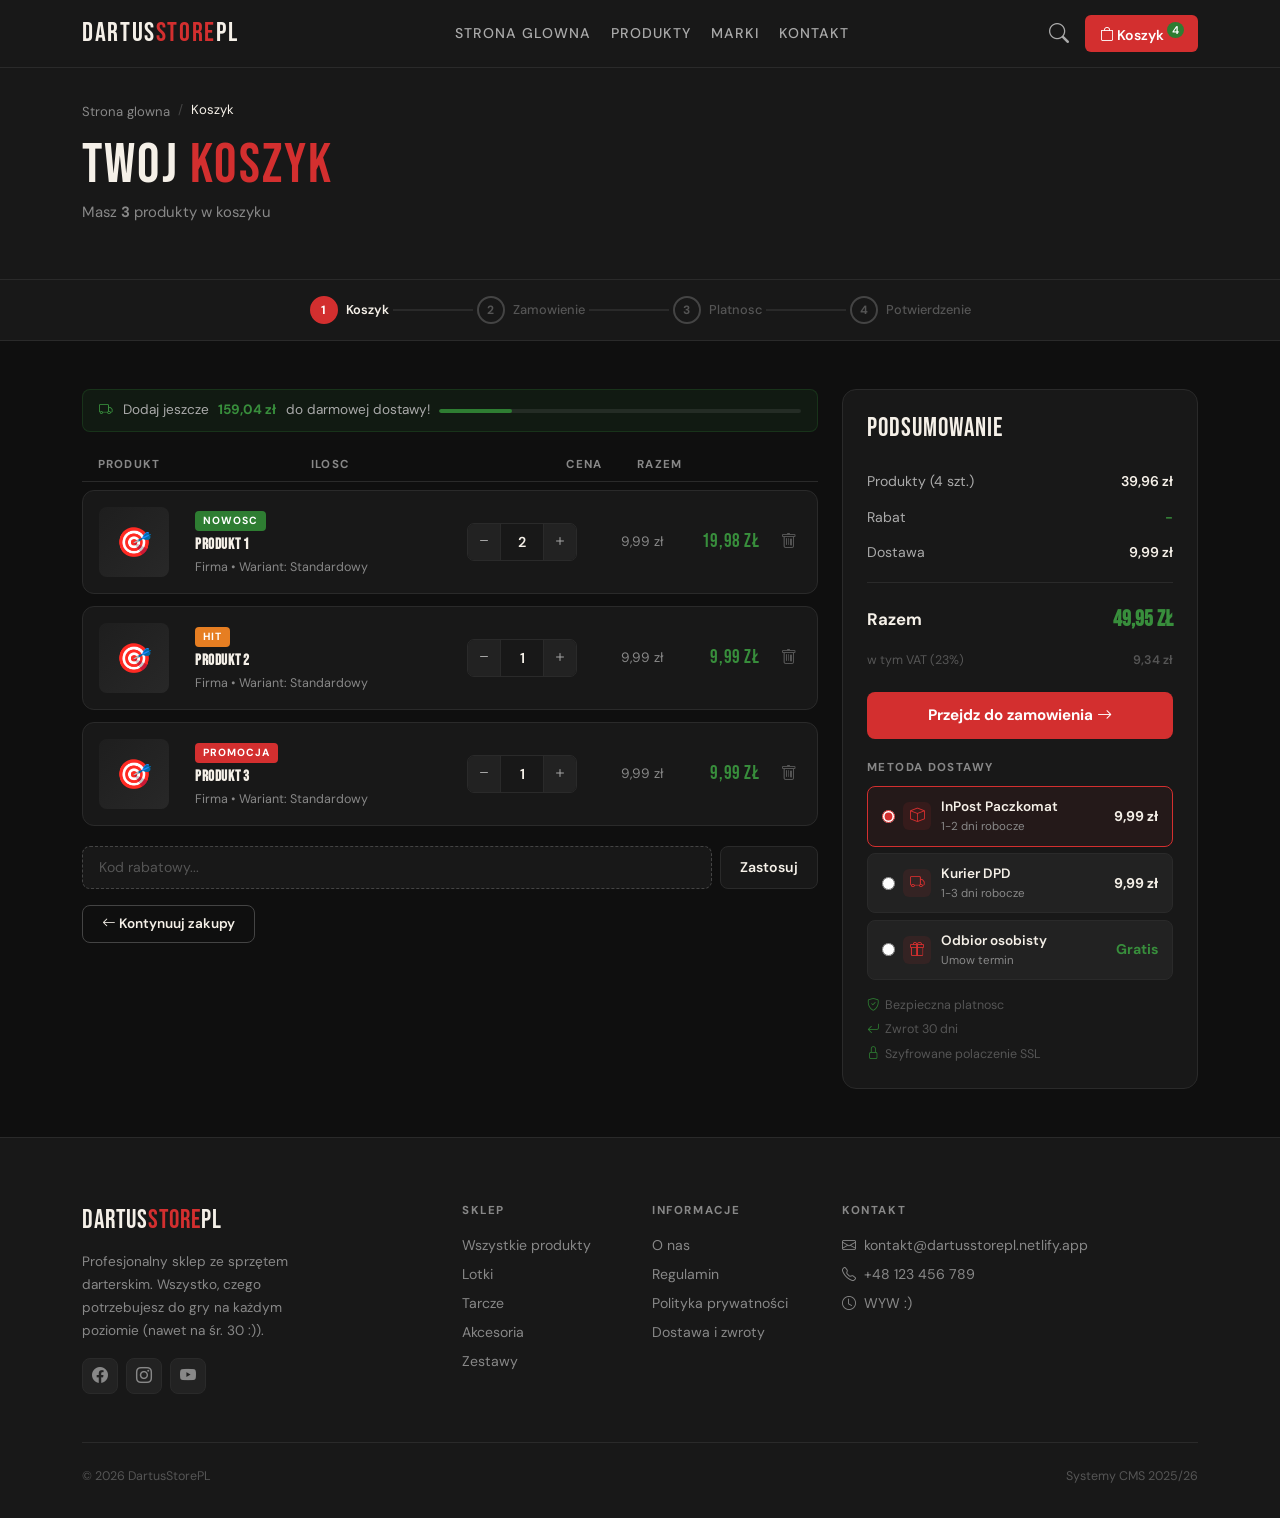
<file: DartusStorePL/koszyk.html>
<!DOCTYPE html>
<html lang="pl">
<head>
  <meta charset="UTF-8">
  <meta name="viewport" content="width=device-width, initial-scale=1.0">
  <meta name="description" content="Koszyk zakupowy DartusStorePL - przejrzyj wybrane produkty i przejdz do zamowienia.">
  <meta name="robots" content="noindex, nofollow">
  <meta name="author" content="Julian Machowski 4TP">

  <title>Koszyk - DartusStorePL</title>

  <link rel="stylesheet" href="css/bootstrap-5.3.8-dist/bootstrap.min.css">
  <link rel="stylesheet" href="https://cdn.jsdelivr.net/npm/bootstrap-icons@1.11.3/font/bootstrap-icons.min.css">
  <link rel="stylesheet" href="css/style.css">
  <link rel="stylesheet" href="css/koszyk.css">

  <link rel="preconnect" href="https://fonts.googleapis.com">
  <link rel="preconnect" href="https://fonts.gstatic.com" crossorigin="anonymous">
  <link href="https://fonts.googleapis.com/css2?family=Bebas+Neue&family=DM+Sans:wght@400;500;600&display=swap" rel="stylesheet">
  <link rel="shortcut icon" href="assets/img/favicon.ico" type="image/x-icon">
</head>
<body>

<nav class="navbar navbar-expand-lg sticky-top">
  <div class="container">
    <a class="navbar-brand" href="index.html">Dartus<span>Store</span>PL</a>
    <button class="navbar-toggler" type="button" data-bs-toggle="collapse" data-bs-target="#navMain" aria-controls="navMain" aria-expanded="false" aria-label="Przelacz nawigacje">
      <span class="navbar-toggler-icon"></span>
    </button>
    <div class="collapse navbar-collapse" id="navMain">
      <ul class="navbar-nav mx-auto gap-1">
        <li class="nav-item"><a class="nav-link" href="index.html">Strona glowna</a></li>
        <li class="nav-item"><a class="nav-link" href="produkty.html">Produkty</a></li>
        <li class="nav-item"><a class="nav-link" href="index.html#brands">Marki</a></li>
        <li class="nav-item"><a class="nav-link" href="index.html#kontakt">Kontakt</a></li>
      </ul>
      <div class="d-flex align-items-center gap-3">
        <a href="produkty.html" class="text-decoration-none nav-search-link" aria-label="Wyszukaj">
          <i class="bi bi-search fs-5" aria-hidden="true"></i>
        </a>
        <a href="koszyk.html" class="btn-cart text-decoration-none" aria-label="Koszyk, 3 produkty">
          <i class="bi bi-bag" aria-hidden="true"></i> Koszyk <span class="cart-badge">3</span>
        </a>
      </div>
    </div>
  </div>
</nav>

<header class="page-header">
  <div class="container">
    <nav aria-label="Sciezka nawigacyjna">
      <ol class="breadcrumb">
        <li class="breadcrumb-item"><a href="index.html">Strona glowna</a></li>
        <li class="breadcrumb-item active" aria-current="page">Koszyk</li>
      </ol>
    </nav>
    <h1 class="page-title">Twoj <span>koszyk</span></h1>
    <p class="page-subtitle">Masz <strong>3</strong> produkty w koszyku</p>
  </div>
</header>

<div class="checkout-steps">
  <div class="container">
    <ol class="steps-list" aria-label="Etapy zamowienia">
      <li class="step active" aria-current="step">
        <span class="step-num" aria-hidden="true">1</span>
        <span class="step-label">Koszyk</span>
      </li>
      <li class="step-divider" aria-hidden="true"></li>
      <li class="step">
        <span class="step-num" aria-hidden="true">2</span>
        <span class="step-label">Zamowienie</span>
      </li>
      <li class="step-divider" aria-hidden="true"></li>
      <li class="step">
        <span class="step-num" aria-hidden="true">3</span>
        <span class="step-label">Platnosc</span>
      </li>
      <li class="step-divider" aria-hidden="true"></li>
      <li class="step">
        <span class="step-num" aria-hidden="true">4</span>
        <span class="step-label">Potwierdzenie</span>
      </li>
    </ol>
  </div>
</div>

<main>
  <div class="container py-5">
    <div class="row g-4">

      <div class="col-lg-8">
        <div class="cart-infobar">
          <i class="bi bi-truck" aria-hidden="true"></i>
          Dodaj jeszcze <strong>49,01 zł</strong> do darmowej dostawy!
          <div class="cart-infobar-progress" role="progressbar" aria-valuenow="80" aria-valuemin="0" aria-valuemax="100" aria-label="Postep do darmowej dostawy 80%">
            <div class="cart-infobar-bar"></div>
          </div>
        </div>

        <div class="cart-table-head d-none d-md-grid">
          <span>Produkt</span>
          <span class="text-center">Ilosc</span>
          <span class="text-end">Cena</span>
          <span class="text-end">Razem</span>
          <span></span>
        </div>
 
        <article class="cart-item">
          <div class="cart-item-img" role="img" aria-label="Produkt 1">&#127919;</div>
          <div class="cart-item-info">
            <div class="cart-item-badge badge-new">Nowosc</div>
            <h2 class="cart-item-name">Produkt 1</h2>
            <div class="cart-item-meta">Firma &bull; Wariant: Standardowy</div>
            <div class="cart-item-price-mob">9,99 zł / szt.</div>
          </div>
          <div class="cart-item-qty">
            <button type="button" class="qty-btn" aria-label="Zmniejsz ilosc">
              <i class="bi bi-dash" aria-hidden="true"></i>
            </button>
            <input type="number" class="qty-input" value="2" min="1" max="99" aria-label="Ilosc sztuk">
            <button type="button" class="qty-btn" aria-label="Zwieksz ilosc">
              <i class="bi bi-plus" aria-hidden="true"></i>
            </button>
          </div>
          <div class="cart-item-unit d-none d-md-block">9,99 zł</div>
          <div class="cart-item-total">19,98 zł</div>
          <div class="cart-item-remove">
            <button type="button" class="remove-btn" aria-label="Usun Produkt 1 z koszyka">
              <i class="bi bi-trash" aria-hidden="true"></i>
            </button>
          </div>
        </article>

        <article class="cart-item">
          <div class="cart-item-img" role="img" aria-label="Produkt 2">&#127919;</div>
          <div class="cart-item-info">
            <div class="cart-item-badge badge-hot">HIT</div>
            <h2 class="cart-item-name">Produkt 2</h2>
            <div class="cart-item-meta">Firma &bull; Wariant: Standardowy</div>
            <div class="cart-item-price-mob">9,99 zł / szt.</div>
          </div>
          <div class="cart-item-qty">
            <button type="button" class="qty-btn" aria-label="Zmniejsz ilosc">
              <i class="bi bi-dash" aria-hidden="true"></i>
            </button>
            <input type="number" class="qty-input" value="1" min="1" max="99" aria-label="Ilosc sztuk">
            <button type="button" class="qty-btn" aria-label="Zwieksz ilosc">
              <i class="bi bi-plus" aria-hidden="true"></i>
            </button>
          </div>
          <div class="cart-item-unit d-none d-md-block">9,99 zł</div>
          <div class="cart-item-total">9,99 zł</div>
          <div class="cart-item-remove">
            <button type="button" class="remove-btn" aria-label="Usun Produkt 2 z koszyka">
              <i class="bi bi-trash" aria-hidden="true"></i>
            </button>
          </div>
        </article>

        <article class="cart-item">
          <div class="cart-item-img" role="img" aria-label="Produkt 3">&#127919;</div>
          <div class="cart-item-info">
            <span class="cart-item-badge badge-sale">Promocja</span>
            <h2 class="cart-item-name">Produkt 3</h2>
            <div class="cart-item-meta">Firma &bull; Wariant: Standardowy</div>
            <div class="cart-item-price-mob"><s>12,99 zł</s> 9,99 zł / szt.</div>
          </div>
          <div class="cart-item-qty">
            <button type="button" class="qty-btn" aria-label="Zmniejsz ilosc">
              <i class="bi bi-dash" aria-hidden="true"></i>
            </button>
            <input type="number" class="qty-input" value="1" min="1" max="99" aria-label="Ilosc sztuk">
            <button type="button" class="qty-btn" aria-label="Zwieksz ilosc">
              <i class="bi bi-plus" aria-hidden="true"></i>
            </button>
          </div>
          <div class="cart-item-unit d-none d-md-block">9,99 zł</div>
          <div class="cart-item-total">9,99 zł</div>
          <div class="cart-item-remove">
            <button type="button" class="remove-btn" aria-label="Usun Produkt 3 z koszyka">
              <i class="bi bi-trash" aria-hidden="true"></i>
            </button>
          </div>
        </article>

        <div class="cart-coupon">
          <label for="couponInput" class="visually-hidden">Kod rabatowy</label>
          <input type="text" id="couponInput" class="coupon-input" placeholder="Kod rabatowy..." autocomplete="off">
          <button type="button" class="coupon-btn">Zastosuj</button>
        </div>

        <div class="mt-3">
          <a href="produkty.html" class="btn-outline-custom btn-sm-custom">
            <i class="bi bi-arrow-left" aria-hidden="true"></i> Kontynuuj zakupy
          </a>
        </div>
      </div>

      <div class="col-lg-4">
        <aside class="summary-card" aria-label="Podsumowanie zamowienia">
          <h2 class="summary-title">Podsumowanie</h2>

          <dl class="summary-rows">
            <div class="summary-row">
              <dt>Produkty (3 szt.)</dt>
              <dd>39,96 zł</dd>
            </div>
            <div class="summary-row">
              <dt>Rabat</dt>
              <dd class="text-green">-3,00 zł</dd>
            </div>
            <div class="summary-row">
              <dt>Dostawa</dt>
              <dd>9,99 zł</dd>
            </div>
          </dl>

          <div class="summary-divider" aria-hidden="true"></div>

          <dl class="summary-rows">
            <div class="summary-row summary-total">
              <dt>Razem</dt>
              <dd>46,95 zł</dd>
            </div>
            <div class="summary-row summary-vat">
              <dt>w tym VAT (23%)</dt>
              <dd>8,80 zł</dd>
            </div>
          </dl>

          <a href="zamowienie.html" class="btn-primary-custom w-100 text-center d-block mt-3">
            Przejdz do zamowienia <i class="bi bi-arrow-right" aria-hidden="true"></i>
          </a>

          <div class="shipping-methods">
            <div class="shipping-heading">Metoda dostawy</div>
            <div class="shipping-option-list" role="radiogroup" aria-label="Wybierz metode dostawy">

              <label class="shipping-option">
                <input type="radio" name="shipping" value="inpost" checked>
                <span class="shipping-option-body">
                  <span class="shipping-icon"><i class="bi bi-box" aria-hidden="true"></i></span>
                  <span>
                    <span class="shipping-name">InPost Paczkomat</span>
                    <span class="shipping-time">1-2 dni robocze</span>
                  </span>
                </span>
                <span class="shipping-price">9,99 zł</span>
              </label>

              <label class="shipping-option">
                <input type="radio" name="shipping" value="dpd">
                <span class="shipping-option-body">
                  <span class="shipping-icon"><i class="bi bi-truck" aria-hidden="true"></i></span>
                  <span>
                    <span class="shipping-name">Kurier DPD</span>
                    <span class="shipping-time">1-3 dni robocze</span>
                  </span>
                </span>
                <span class="shipping-price">9,99 zł</span>
              </label>

              <label class="shipping-option">
                <input type="radio" name="shipping" value="free">
                <span class="shipping-option-body">
                  <span class="shipping-icon"><i class="bi bi-gift" aria-hidden="true"></i></span>
                  <span>
                    <span class="shipping-name">Odbior osobisty</span>
                    <span class="shipping-time">Umow termin</span>
                  </span>
                </span>
                <span class="shipping-price text-green">Gratis</span>
              </label>

            </div>
          </div>

          <ul class="trust-badges" aria-label="Gwarancje sklepu">
            <li><i class="bi bi-shield-check" aria-hidden="true"></i> Bezpieczna platnosc</li>
            <li><i class="bi bi-arrow-return-left" aria-hidden="true"></i> Zwrot 30 dni</li>
            <li><i class="bi bi-lock" aria-hidden="true"></i> Szyfrowane polaczenie SSL</li>
          </ul>

        </aside>
      </div>

    </div>
  </div>
</main>

<footer id="kontakt">
  <div class="container">
    <div class="row g-4">
      <div class="col-lg-4 col-md-6">
        <div class="footer-brand brand-font">Dartus<span>Store</span>PL</div>
        <p class="footer-desc">Profesjonalny sklep ze sprzętem darterskim. Wszystko, czego potrzebujesz do gry na każdym poziomie (nawet na śr. 30 :)).</p>
        <div class="d-flex gap-2 mt-3">
          <a href="#" class="social-btn" aria-label="Facebook"><i class="bi bi-facebook"></i></a>
          <a href="#" class="social-btn" aria-label="Instagram"><i class="bi bi-instagram"></i></a>
          <a href="#" class="social-btn" aria-label="YouTube"><i class="bi bi-youtube"></i></a>
        </div>
      </div>
      <div class="col-lg-2 col-md-3 col-6">
        <div class="footer-heading">Sklep</div>
        <a href="produkty.html" class="footer-link">Wszystkie produkty</a>
        <a href="produkty.html?kat=lotki" class="footer-link">Lotki</a>
        <a href="produkty.html?kat=tarcze" class="footer-link">Tarcze</a>
        <a href="produkty.html?kat=akcesoria" class="footer-link">Akcesoria</a>
        <a href="produkty.html?kat=zestawy" class="footer-link">Zestawy</a>
      </div>
      <div class="col-lg-2 col-md-3 col-6">
        <div class="footer-heading">Informacje</div>
        <a href="#" class="footer-link">O nas</a>
        <a href="#" class="footer-link">Regulamin</a>
        <a href="#" class="footer-link">Polityka prywatności</a>
        <a href="#" class="footer-link">Dostawa i zwroty</a>
      </div>
      <div class="col-lg-4 col-md-6">
        <div class="footer-heading">Kontakt</div>
        <p class="footer-link"><i class="bi bi-envelope me-2"></i>kontakt@dartusstorepl.netlify.app</p>
        <p class="footer-link"><i class="bi bi-telephone me-2"></i>+48 123 456 789</p>
        <p class="footer-link"><i class="bi bi-clock me-2"></i>WYW :)</p>
      </div>
    </div>
    <div class="footer-bottom d-flex flex-wrap justify-content-between align-items-center gap-2">
      <span>&copy; 2026 DartusStorePL</span>
      <span>Systemy CMS 2025/26</span>
    </div>
  </div>
</footer>

<script src="css/bootstrap-5.3.8-dist/js/bootstrap.bundle.min.js"></script>
<script src="js/mockApi.js"></script>
<script src="js/koszyk.js"></script>
</body>
</html>
</file>
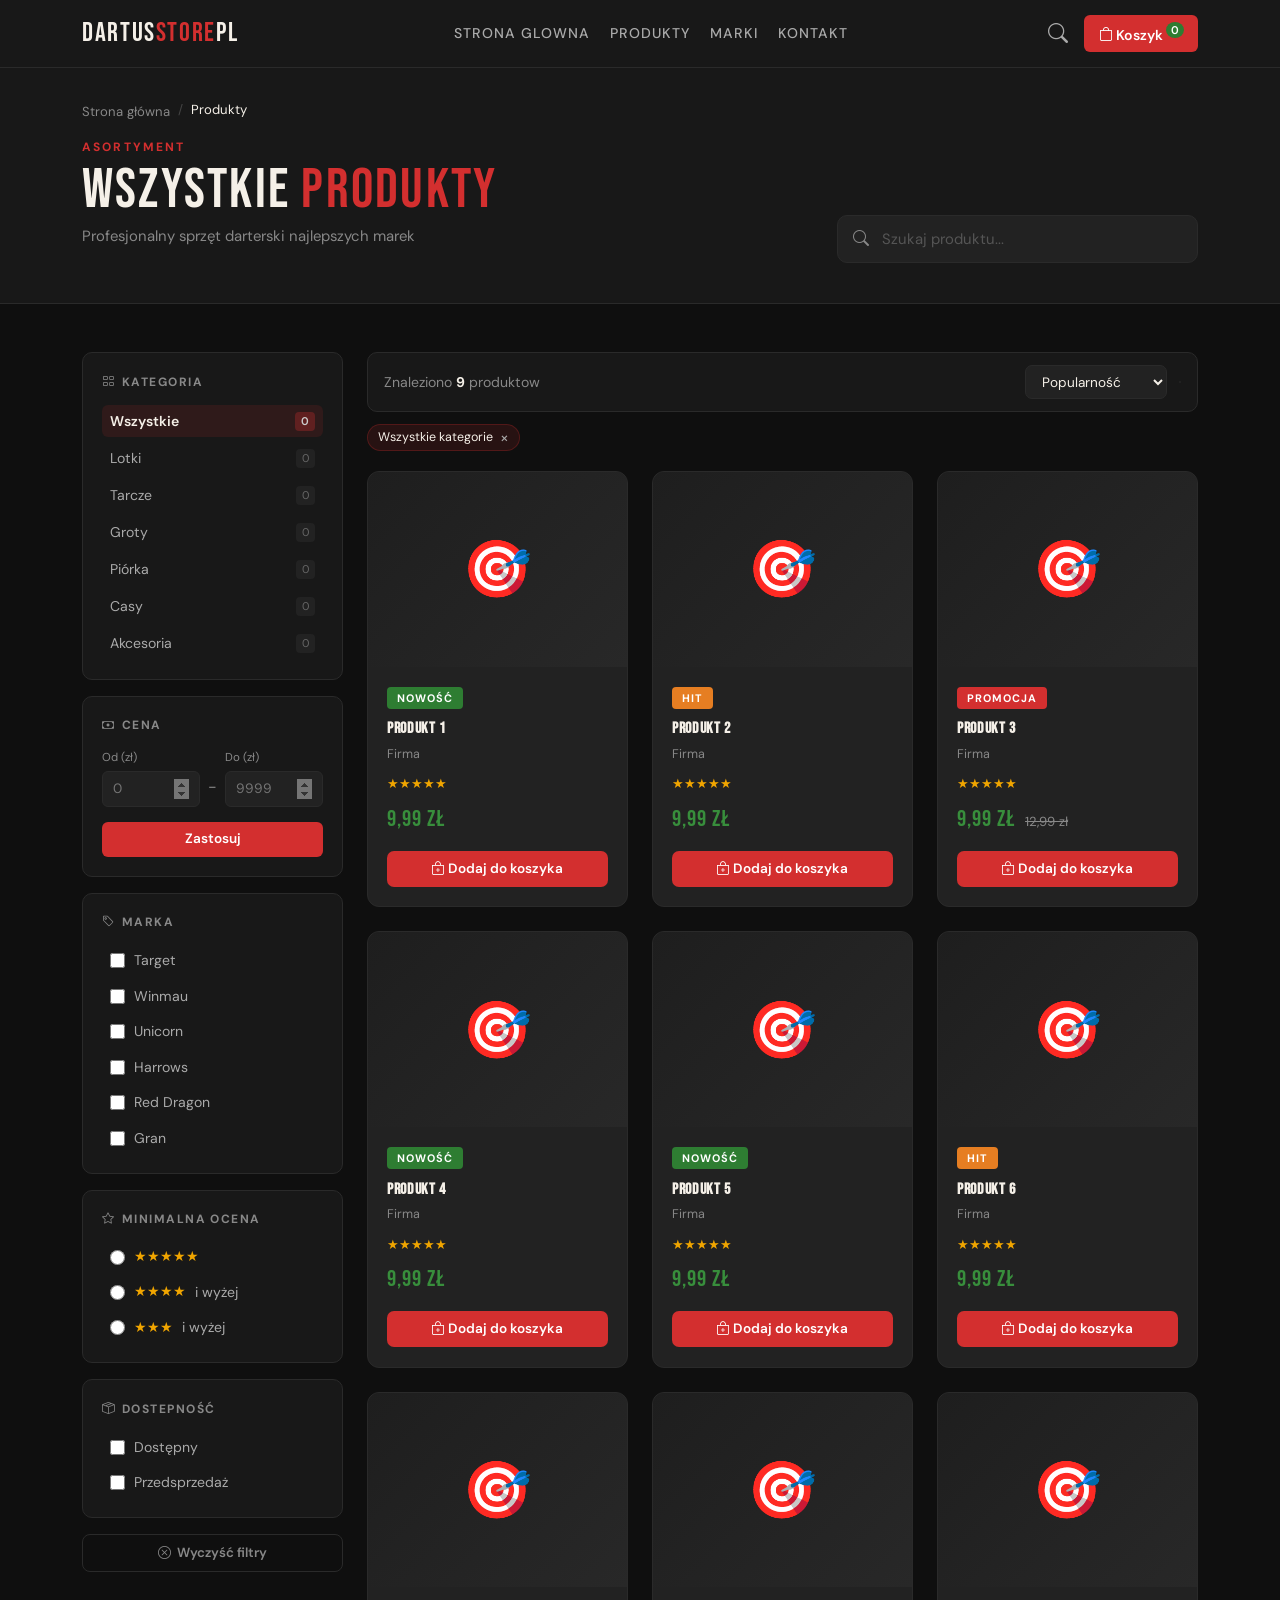
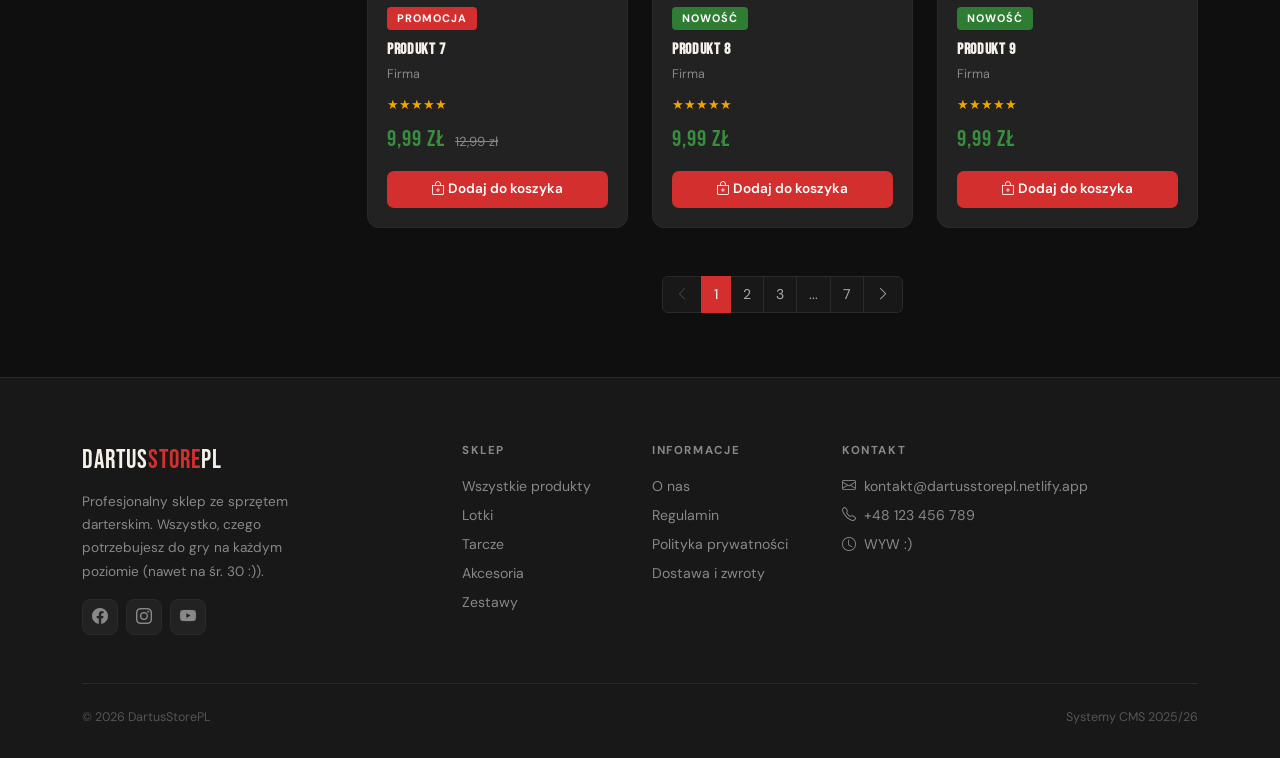
<file: DartusStorePL/produkty.html>
<!DOCTYPE html>
<html lang="pl">
<head>
  <meta charset="UTF-8">
  <meta name="viewport" content="width=device-width, initial-scale=1.0">

  <title>Produkty - DartusStorePL | Lotki, Tarcze, Akcesoria</title>
  <meta name="description" content="Wszystkie produkty DartusStorePL - lotki, tarcze, groty, piórka, casy i akcesoria darterskie. Filtruj i wyszukuj sprzęt dopasowany do Twojego stylu gry.">
  <meta name="keywords" content="lotki dart, tarcza sizalowa, tarcza elektroniczna, groty dart, piórka dart, casy dart, akcesoria dart, Target, Winmau, Unicorn, Harrows">
  <meta name="robots" content="index, follow">
  <meta name="author" content="Julian Machowski 4TP">

  <link rel="canonical" href="https://dartusstorepl.netlify.app/produkty.html">

  <meta property="og:type" content="website">
  <meta property="og:url" content="https://dartusstorepl.netlify.app/produkty.html">
  <meta property="og:site_name" content="DartusStorePL">
  <meta property="og:locale" content="pl_PL">
  <meta property="og:title" content="Produkty - DartusStorePL | Lotki, Tarcze, Akcesoria">
  <meta property="og:description" content="Pełna oferta sprzętu darterskiego. Lotki, tarcze, groty, piórka i akcesoria najlepszych marek. Filtruj i znajdź sprzęt dopasowany do swojego stylu gry.">
  <meta property="og:image" content="https://dartusstorepl.netlify.app/assets/img/DartusStorePLicon.png">
  <meta property="og:image:width" content="1200">
  <meta property="og:image:height" content="630">
  <meta property="og:image:alt" content="Sprzęt darterski - DartusStorePL">

  <meta name="twitter:card" content="summary_large_image">
  <meta name="twitter:title" content="Produkty - DartusStorePL | Lotki, Tarcze, Akcesoria">
  <meta name="twitter:description" content="Pełna oferta sprzętu darterskiego. Lotki, tarcze, groty, piórka i akcesoria najlepszych marek.">
  <meta name="twitter:image" content="https://dartusstorepl.netlify.app/assets/img/DartusStorePLicon.png">
  <meta name="twitter:image:alt" content="Sprzęt darterski - DartusStorePL">

  <link rel="stylesheet" href="css/bootstrap-5.3.8-dist/bootstrap.min.css">
  <link rel="stylesheet" href="https://cdn.jsdelivr.net/npm/bootstrap-icons@1.11.3/font/bootstrap-icons.min.css">
  <link rel="stylesheet" href="css/style.css">
  <link rel="stylesheet" href="css/produkty.css">

  <link rel="preconnect" href="https://fonts.googleapis.com">
  <link rel="preconnect" href="https://fonts.gstatic.com" crossorigin="anonymous">
  <link href="https://fonts.googleapis.com/css2?family=Bebas+Neue&family=DM+Sans:wght@400;500;600&display=swap" rel="stylesheet">

  <link rel="shortcut icon" href="assets/img/favicon.ico" type="image/x-icon">
</head>
<body>

<nav class="navbar navbar-expand-lg sticky-top">
  <div class="container">
    <a class="navbar-brand" href="index.html">Dartus<span>Store</span>PL</a>
    <button class="navbar-toggler" type="button" data-bs-toggle="collapse" data-bs-target="#navMain" aria-controls="navMain" aria-expanded="false" aria-label="Przelacz nawigacje">
      <span class="navbar-toggler-icon"></span>
    </button>
    <div class="collapse navbar-collapse" id="navMain">
      <ul class="navbar-nav mx-auto gap-1">
        <li class="nav-item"><a class="nav-link" href="index.html">Strona glowna</a></li>
        <li class="nav-item"><a class="nav-link active" aria-current="page" href="produkty.html">Produkty</a></li>
        <li class="nav-item"><a class="nav-link" href="index.html#brands">Marki</a></li>
        <li class="nav-item"><a class="nav-link" href="index.html#kontakt">Kontakt</a></li>
      </ul>
      <div class="d-flex align-items-center gap-3">
        <a href="produkty.html" class="text-decoration-none nav-search-link" aria-label="Wyszukaj">
          <i class="bi bi-search fs-5"></i>
        </a>
        <a href="koszyk.html" class="btn-cart text-decoration-none">
          <i class="bi bi-bag"></i> Koszyk <span class="cart-badge">0</span>
        </a>
      </div>
    </div>
  </div>
</nav>

<header class="page-header">
  <div class="container">
    <nav aria-label="breadcrumb">
      <ol class="breadcrumb">
        <li class="breadcrumb-item"><a href="index.html">Strona główna</a></li>
        <li class="breadcrumb-item active" aria-current="page">Produkty</li>
      </ol>
    </nav>
    <div class="row align-items-end g-3">
      <div class="col-lg-8">
        <p class="section-eyebrow">Asortyment</p>
        <h1 class="page-title">Wszystkie <span>produkty</span></h1>
        <p class="page-subtitle">Profesjonalny sprzęt darterski najlepszych marek</p>
      </div>
      <div class="col-lg-4">
        <div class="search-box">
          <label for="searchInput" class="visually-hidden">Wyszukaj produkt</label>
          <div class="search-input-wrap">
            <i class="bi bi-search search-icon" aria-hidden="true"></i>
            <input
              type="search"
              id="searchInput"
              class="search-input"
              placeholder="Szukaj produktu..."
              autocomplete="off"
            >
          </div>
        </div>
      </div>
    </div>
  </div>
</header>

<main>
  <div class="container py-5">
    <div class="row g-4">

      <aside class="col-lg-3" aria-label="Filtry produktow">

        <button class="filter-toggle-btn d-lg-none w-100 mb-3" type="button" data-bs-toggle="collapse" data-bs-target="#filtersPanel" aria-expanded="false" aria-controls="filtersPanel">
          <i class="bi bi-funnel" aria-hidden="true"></i> Filtry i sortowanie
          <i class="bi bi-chevron-down ms-auto" aria-hidden="true"></i>
        </button>

        <div class="collapse d-lg-block" id="filtersPanel">

          <div class="filter-card">
            <div class="filter-heading">
              <i class="bi bi-grid" aria-hidden="true"></i> Kategoria
            </div>
            <ul class="filter-list">
              <li><a href="produkty.html" class="filter-item active">Wszystkie <span class="filter-count">0</span></a></li>
              <li><a href="produkty.html?kat=lotki" class="filter-item">Lotki <span class="filter-count">0</span></a></li>
              <li><a href="produkty.html?kat=tarcze" class="filter-item">Tarcze <span class="filter-count">0</span></a></li>
              <li><a href="produkty.html?kat=groty" class="filter-item">Groty <span class="filter-count">0</span></a></li>
              <li><a href="produkty.html?kat=lotki-piorka" class="filter-item">Piórka <span class="filter-count">0</span></a></li>
              <li><a href="produkty.html?kat=casy" class="filter-item">Casy <span class="filter-count">0</span></a></li>
              <li><a href="produkty.html?kat=akcesoria" class="filter-item">Akcesoria <span class="filter-count">0</span></a></li>
            </ul>
          </div>

          <div class="filter-card">
            <div class="filter-heading">
              <i class="bi bi-cash" aria-hidden="true"></i> Cena
            </div>
            <div class="price-inputs">
              <div>
                <label for="priceMin" class="filter-label">Od (zł)</label>
                <input type="number" id="priceMin" class="filter-input" placeholder="0" min="0">
              </div>
              <span class="price-sep" aria-hidden="true">-</span>
              <div>
                <label for="priceMax" class="filter-label">Do (zł)</label>
                <input type="number" id="priceMax" class="filter-input" placeholder="9999" min="0">
              </div>
            </div>
            <button type="button" class="btn-apply-filter">Zastosuj</button>
          </div>

          <div class="filter-card">
            <div class="filter-heading">
              <i class="bi bi-tag" aria-hidden="true"></i> Marka
            </div>
            <ul class="filter-list">
              <li><label class="filter-checkbox"><input type="checkbox" name="marka" value="target"> Target</label></li>
              <li><label class="filter-checkbox"><input type="checkbox" name="marka" value="winmau"> Winmau</label></li>
              <li><label class="filter-checkbox"><input type="checkbox" name="marka" value="unicorn"> Unicorn</label></li>
              <li><label class="filter-checkbox"><input type="checkbox" name="marka" value="harrows"> Harrows</label></li>
              <li><label class="filter-checkbox"><input type="checkbox" name="marka" value="red-dragon"> Red Dragon</label></li>
              <li><label class="filter-checkbox"><input type="checkbox" name="marka" value="gran"> Gran</label></li>
            </ul>
          </div>

          <div class="filter-card">
            <div class="filter-heading">
              <i class="bi bi-star" aria-hidden="true"></i> Minimalna ocena
            </div>
            <ul class="filter-list">
              <li><label class="filter-checkbox"><input type="radio" name="ocena" value="5"> <span class="stars-sm">★★★★★</span></label></li>
              <li><label class="filter-checkbox"><input type="radio" name="ocena" value="4"> <span class="stars-sm">★★★★</span> i wyżej</label></li>
              <li><label class="filter-checkbox"><input type="radio" name="ocena" value="3"> <span class="stars-sm">★★★</span>  i wyżej</label></li>
            </ul>
          </div>

          <div class="filter-card">
            <div class="filter-heading">
              <i class="bi bi-box-seam" aria-hidden="true"></i> Dostepność
            </div>
            <ul class="filter-list">
              <li><label class="filter-checkbox"><input type="checkbox" name="dostepnosc" value="dostepny"> Dostępny</label></li>
              <li><label class="filter-checkbox"><input type="checkbox" name="dostepnosc" value="przedsprzedaz"> Przedsprzedaż</label></li>
            </ul>
          </div>

          <button type="button" class="btn-reset-filter w-100">
            <i class="bi bi-x-circle" aria-hidden="true"></i> Wyczyść filtry
          </button>

        </div>
      </aside>

      <div class="col-lg-9">

        <div class="products-toolbar">
          <span class="results-count">Znaleziono <strong>0</strong> produktow</span>
          <div class="toolbar-right">
            <label for="sortSelect" class="visually-hidden">Sortuj według</label>
            <select id="sortSelect" class="sort-select">
              <option value="pop">Popularność</option>
              <option value="price-asc">Cena: rosnąco</option>
              <option value="price-desc">Cena: malejąco</option>
              <option value="new">Najnowsze</option>
              <option value="rating">Ocena</option>
            </select>
            <div class="view-toggle" role="group" aria-label="Widok produktow">
            </div>
          </div>
        </div>

        <div class="active-filters" role="region" aria-label="Aktywne filtry">
          <span class="filter-tag">Wszystkie kategorie <button type="button" class="filter-tag-remove" aria-label="Usun filtr">&times;</button></span>
        </div>

        <div id="gridView" class="row g-4">

          <div class="col-6 col-md-4">
            <article class="product-card h-100">
              <div class="product-img-placeholder" role="img" aria-label="Produkt 1">🎯</div>
              <div class="product-body">
                <span class="product-badge badge-new">Nowość</span>
                <h2 class="product-name">Produkt 1</h2>
                <div class="product-brand">Firma</div>
                <div class="stars" role="img" aria-label="Ocena 5 na 5">★★★★★</div>
                <div class="mt-2"><span class="product-price">9,99 zł</span></div>
                <button class="btn-add" type="button"><i class="bi bi-bag-plus" aria-hidden="true"></i> Dodaj do koszyka</button>
              </div>
            </article>
          </div>

          <div class="col-6 col-md-4">
            <article class="product-card h-100">
              <div class="product-img-placeholder" role="img" aria-label="Produkt 2">🎯</div>
              <div class="product-body">
                <span class="product-badge badge-hot">HIT</span>
                <h2 class="product-name">Produkt 2</h2>
                <div class="product-brand">Firma</div>
                <div class="stars" role="img" aria-label="Ocena 5 na 5">★★★★★</div>
                <div class="mt-2"><span class="product-price">9,99 zł</span></div>
                <button class="btn-add" type="button"><i class="bi bi-bag-plus" aria-hidden="true"></i> Dodaj do koszyka</button>
              </div>
            </article>
          </div>

          <div class="col-6 col-md-4">
            <article class="product-card h-100">
              <div class="product-img-placeholder" role="img" aria-label="Produkt 3">🎯</div>
              <div class="product-body">
                <span class="product-badge badge-sale">Promocja</span>
                <h2 class="product-name">Produkt 3</h2>
                <div class="product-brand">Firma</div>
                <div class="stars" role="img" aria-label="Ocena 4 na 5">★★★★★</div>
                <div class="mt-2">
                  <span class="product-price">9,99 zł</span>
                  <span class="product-price-old">12,99 zł</span>
                </div>
                <button class="btn-add" type="button"><i class="bi bi-bag-plus" aria-hidden="true"></i> Dodaj do koszyka</button>
              </div>
            </article>
          </div>

          <div class="col-6 col-md-4">
            <article class="product-card h-100">
              <div class="product-img-placeholder" role="img" aria-label="Produkt 4">🎯</div>
              <div class="product-body">
                <span class="product-badge badge-new">Nowość</span>
                <h2 class="product-name">Produkt 4</h2>
                <div class="product-brand">Firma</div>
                <div class="stars" role="img" aria-label="Ocena 5 na 5">★★★★★</div>
                <div class="mt-2"><span class="product-price">9,99 zł</span></div>
                <button class="btn-add" type="button"><i class="bi bi-bag-plus" aria-hidden="true"></i> Dodaj do koszyka</button>
              </div>
            </article>
          </div>

          <div class="col-6 col-md-4">
            <article class="product-card h-100">
              <div class="product-img-placeholder" role="img" aria-label="Produkt 5">🎯</div>
              <div class="product-body">
                <span class="product-badge badge-new">Nowość</span>
                <h2 class="product-name">Produkt 5</h2>
                <div class="product-brand">Firma</div>
                <div class="stars" role="img" aria-label="Ocena 4 na 5">★★★★★</div>
                <div class="mt-2"><span class="product-price">9,99 zł</span></div>
                <button class="btn-add" type="button"><i class="bi bi-bag-plus" aria-hidden="true"></i> Dodaj do koszyka</button>
              </div>
            </article>
          </div>

          <div class="col-6 col-md-4">
            <article class="product-card h-100">
              <div class="product-img-placeholder" role="img" aria-label="Produkt 6">🎯</div>
              <div class="product-body">
                <span class="product-badge badge-hot">HIT</span>
                <h2 class="product-name">Produkt 6</h2>
                <div class="product-brand">Firma</div>
                <div class="stars" role="img" aria-label="Ocena 5 na 5">★★★★★</div>
                <div class="mt-2"><span class="product-price">9,99 zł</span></div>
                <button class="btn-add" type="button"><i class="bi bi-bag-plus" aria-hidden="true"></i> Dodaj do koszyka</button>
              </div>
            </article>
          </div>

          <div class="col-6 col-md-4">
            <article class="product-card h-100">
              <div class="product-img-placeholder" role="img" aria-label="Produkt 7">🎯</div>
              <div class="product-body">
                <span class="product-badge badge-sale">Promocja</span>
                <h2 class="product-name">Produkt 7</h2>
                <div class="product-brand">Firma</div>
                <div class="stars" role="img" aria-label="Ocena 4 na 5">★★★★★</div>
                <div class="mt-2">
                  <span class="product-price">9,99 zł</span>
                  <span class="product-price-old">12,99 zł</span>
                </div>
                <button class="btn-add" type="button"><i class="bi bi-bag-plus" aria-hidden="true"></i> Dodaj do koszyka</button>
              </div>
            </article>
          </div>

          <div class="col-6 col-md-4">
            <article class="product-card h-100">
              <div class="product-img-placeholder" role="img" aria-label="Produkt 8">🎯</div>
              <div class="product-body">
                <span class="product-badge badge-new">Nowość</span>
                <h2 class="product-name">Produkt 8</h2>
                <div class="product-brand">Firma</div>
                <div class="stars" role="img" aria-label="Ocena 5 na 5">★★★★★</div>
                <div class="mt-2"><span class="product-price">9,99 zł</span></div>
                <button class="btn-add" type="button"><i class="bi bi-bag-plus" aria-hidden="true"></i> Dodaj do koszyka</button>
              </div>
            </article>
          </div>

          <div class="col-6 col-md-4">
            <article class="product-card h-100">
              <div class="product-img-placeholder" role="img" aria-label="Produkt 9">🎯</div>
              <div class="product-body">
                <span class="product-badge badge-new">Nowość</span>
                <h2 class="product-name">Produkt 9</h2>
                <div class="product-brand">Firma</div>
                <div class="stars" role="img" aria-label="Ocena 5 na 5">★★★★★</div>
                <div class="mt-2"><span class="product-price">9,99 zł</span></div>
                <button class="btn-add" type="button"><i class="bi bi-bag-plus" aria-hidden="true"></i> Dodaj do koszyka</button>
              </div>
            </article>
          </div>

        </div>

        <div id="listView" class="d-none">
          <article class="product-list-item">
            <div class="product-list-img" role="img" aria-label="Produkt 1">🎯</div>
            <div class="product-list-body">
              <div class="d-flex align-items-start justify-content-between gap-3 flex-wrap">
                <div>
                  <span class="product-badge badge-new">Nowość</span>
                  <h2 class="product-name mt-1">Produkt 1</h2>
                  <div class="product-brand">Firma</div>
                  <div class="stars mt-1" role="img" aria-label="Ocena 5 na 5">★★★★★</div>
                  <p class="product-list-desc">Opis</p>
                </div>
                <div class="product-list-price-block">
                  <div class="product-price">9,99 zł</div>
                  <button class="btn-add mt-2" type="button"><i class="bi bi-bag-plus" aria-hidden="true"></i> Do koszyka</button>
                </div>
              </div>
            </div>
          </article>

          <article class="product-list-item">
            <div class="product-list-img" role="img" aria-label="Produkt 2">🎯</div>
            <div class="product-list-body">
              <div class="d-flex align-items-start justify-content-between gap-3 flex-wrap">
                <div>
                  <span class="product-badge badge-hot">HIT</span>
                  <h2 class="product-name mt-1">Produkt 2</h2>
                  <div class="product-brand">Firma</div>
                  <div class="stars mt-1" role="img" aria-label="Ocena 5 na 5">★★★★★</div>
                  <p class="product-list-desc">Opis</p>
                </div>
                <div class="product-list-price-block">
                  <div class="product-price">9,99 zł</div>
                  <button class="btn-add mt-2" type="button"><i class="bi bi-bag-plus" aria-hidden="true"></i> Do koszyka</button>
                </div>
              </div>
            </div>
          </article>

          <article class="product-list-item">
            <div class="product-list-img" role="img" aria-label="Produkt 3">🎯</div>
            <div class="product-list-body">
              <div class="d-flex align-items-start justify-content-between gap-3 flex-wrap">
                <div>
                  <span class="product-badge badge-sale">Promocja</span>
                  <h2 class="product-name mt-1">Produkt 3</h2>
                  <div class="product-brand">Firma</div>
                  <div class="stars mt-1" role="img" aria-label="Ocena 4 na 5">★★★★★</div>
                  <p class="product-list-desc">Opis</p>
                </div>
                <div class="product-list-price-block">
                  <div class="product-price">9,99 zł</div>
                  <div class="product-price-old">12,99 zł</div>
                  <button class="btn-add mt-2" type="button"><i class="bi bi-bag-plus" aria-hidden="true"></i> Do koszyka</button>
                </div>
              </div>
            </div>
          </article>

        </div>

        <nav aria-label="Paginacja produktow" class="mt-5">
          <ul class="pagination justify-content-center">
            <li class="page-item disabled">
              <span class="page-link" aria-hidden="true">
                <i class="bi bi-chevron-left" aria-hidden="true"></i>
              </span>
            </li>
            <li class="page-item active" aria-current="page"><a class="page-link" href="#">1</a></li>
            <li class="page-item"><a class="page-link" href="#">2</a></li>
            <li class="page-item"><a class="page-link" href="#">3</a></li>
            <li class="page-item"><span class="page-link page-ellipsis" aria-hidden="true">...</span></li>
            <li class="page-item"><a class="page-link" href="#">7</a></li>
            <li class="page-item">
              <a class="page-link" href="#" aria-label="Nastepna strona">
                <i class="bi bi-chevron-right" aria-hidden="true"></i>
              </a>
            </li>
          </ul>
        </nav>
      </div>
    </div>
  </div>
</main>

<footer id="kontakt">
  <div class="container">
    <div class="row g-4">
      <div class="col-lg-4 col-md-6">
        <div class="footer-brand brand-font">Dartus<span>Store</span>PL</div>
        <p class="footer-desc">Profesjonalny sklep ze sprzętem darterskim. Wszystko, czego potrzebujesz do gry na każdym poziomie (nawet na śr. 30 :)).</p>
        <div class="d-flex gap-2 mt-3">
          <a href="#" class="social-btn" aria-label="Facebook"><i class="bi bi-facebook"></i></a>
          <a href="#" class="social-btn" aria-label="Instagram"><i class="bi bi-instagram"></i></a>
          <a href="#" class="social-btn" aria-label="YouTube"><i class="bi bi-youtube"></i></a>
        </div>
      </div>
      <div class="col-lg-2 col-md-3 col-6">
        <div class="footer-heading">Sklep</div>
        <a href="produkty.html" class="footer-link">Wszystkie produkty</a>
        <a href="produkty.html?kat=lotki" class="footer-link">Lotki</a>
        <a href="produkty.html?kat=tarcze" class="footer-link">Tarcze</a>
        <a href="produkty.html?kat=akcesoria" class="footer-link">Akcesoria</a>
        <a href="produkty.html?kat=zestawy" class="footer-link">Zestawy</a>
      </div>
      <div class="col-lg-2 col-md-3 col-6">
        <div class="footer-heading">Informacje</div>
        <a href="#" class="footer-link">O nas</a>
        <a href="#" class="footer-link">Regulamin</a>
        <a href="#" class="footer-link">Polityka prywatności</a>
        <a href="#" class="footer-link">Dostawa i zwroty</a>
      </div>
      <div class="col-lg-4 col-md-6">
        <div class="footer-heading">Kontakt</div>
        <p class="footer-link"><i class="bi bi-envelope me-2"></i>kontakt@dartusstorepl.netlify.app</p>
        <p class="footer-link"><i class="bi bi-telephone me-2"></i>+48 123 456 789</p>
        <p class="footer-link"><i class="bi bi-clock me-2"></i>WYW :)</p>
      </div>
    </div>
    <div class="footer-bottom d-flex flex-wrap justify-content-between align-items-center gap-2">
      <span>&copy; 2026 DartusStorePL</span>
      <span>Systemy CMS 2025/26</span>
    </div>
  </div>
</footer>

<script src="css/bootstrap-5.3.8-dist/js/bootstrap.bundle.min.js"></script>
<script src="js/mockApi.js"></script>
<script src="js/produkty.js"></script>
</body>
</html>
</file>
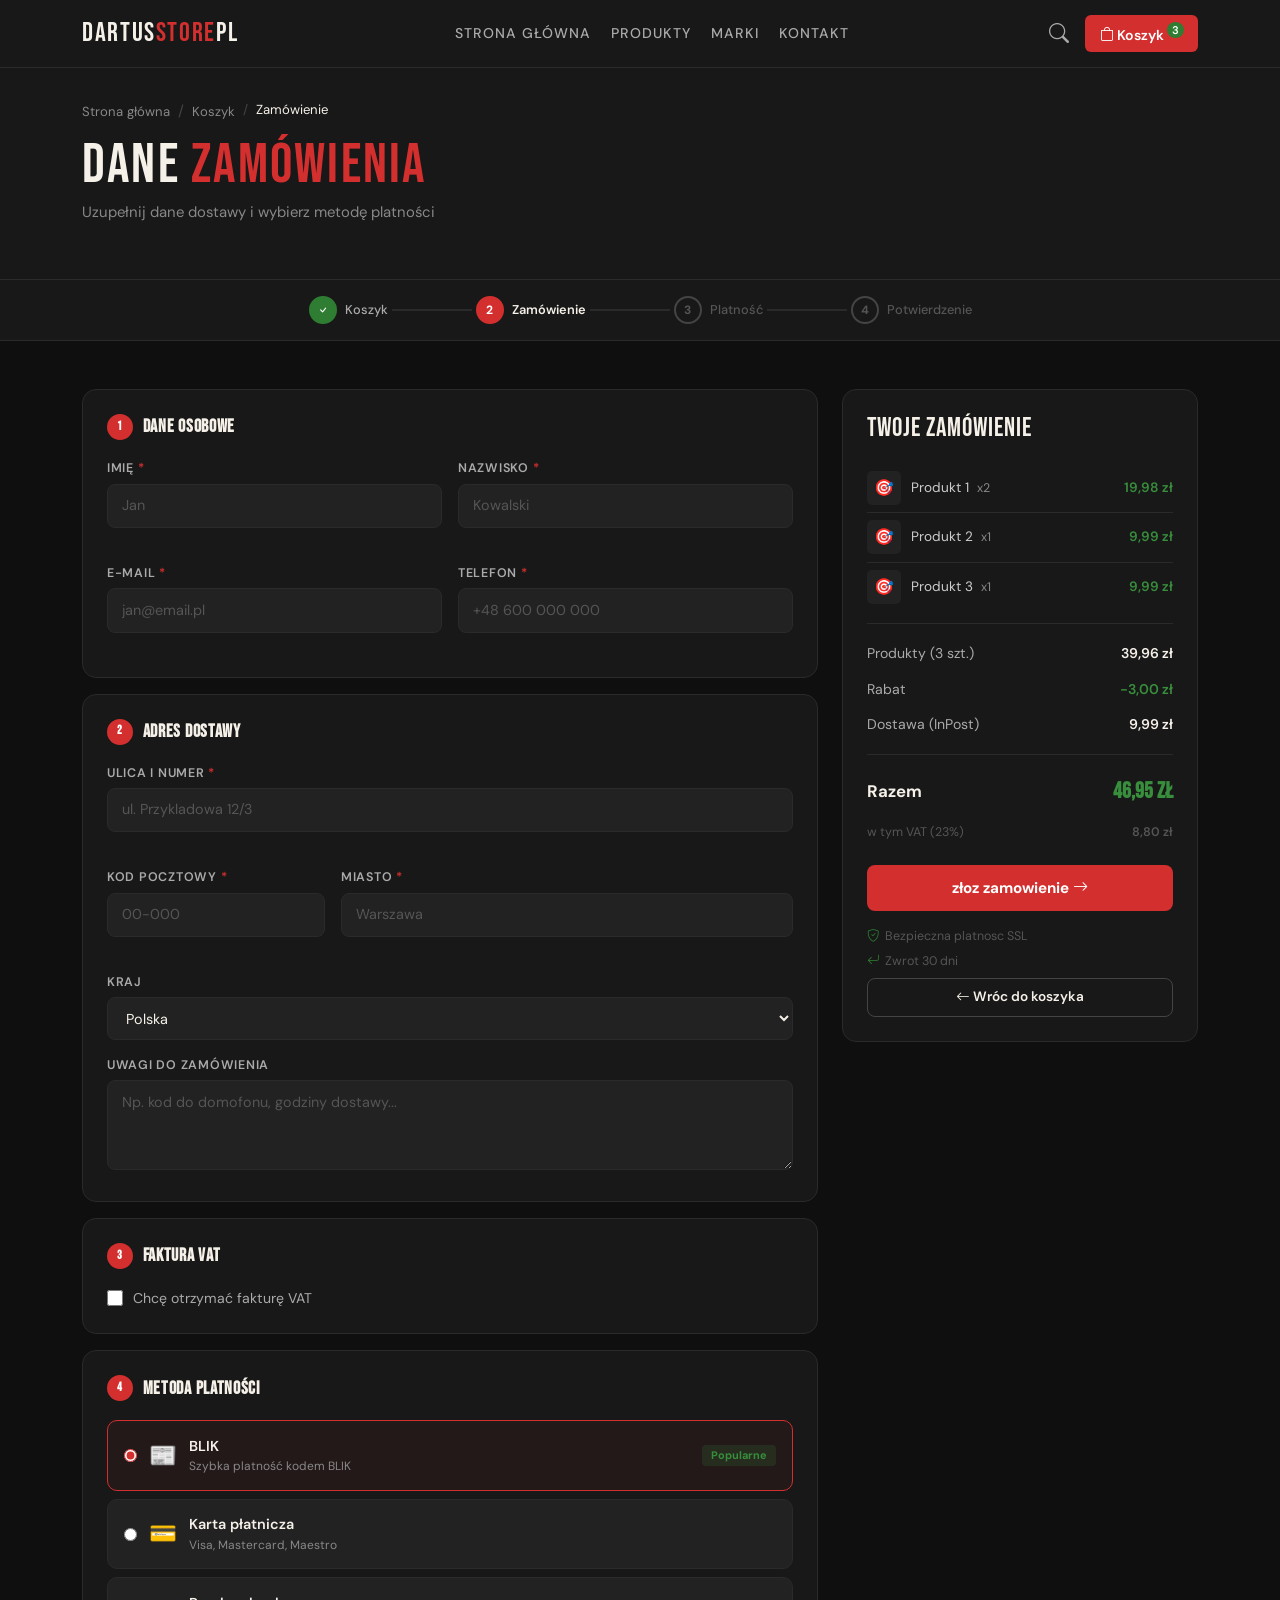
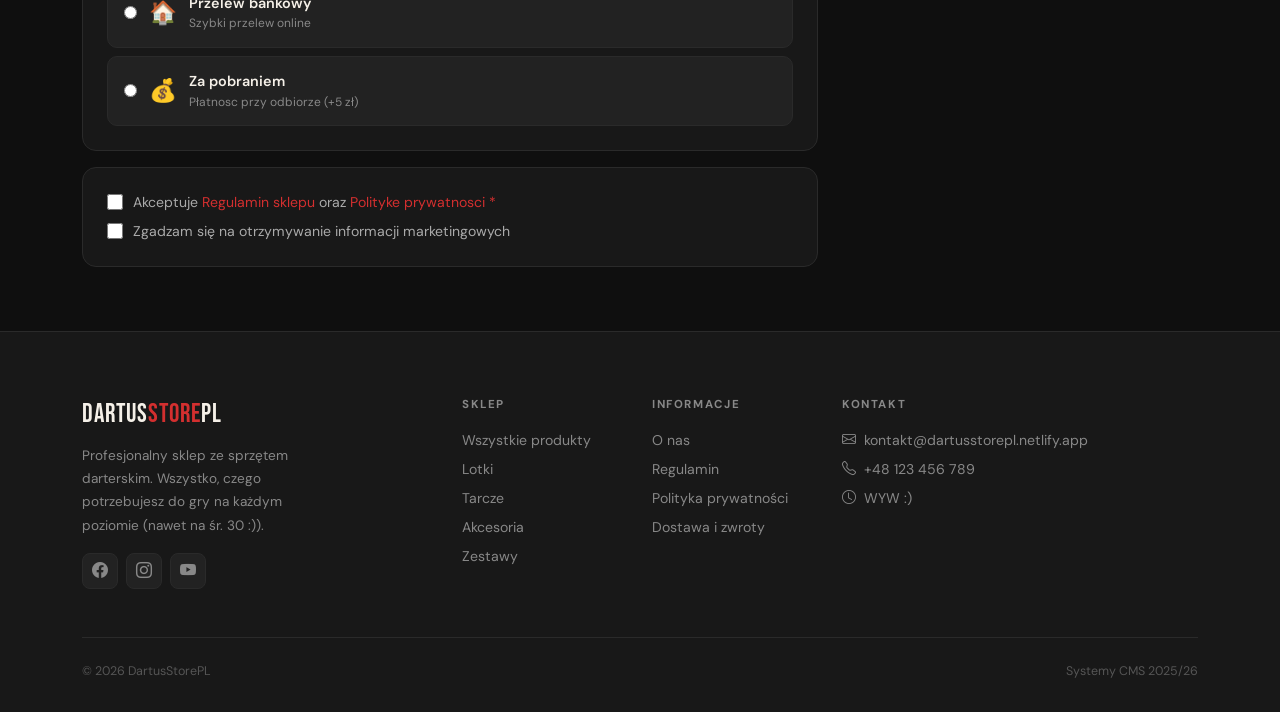
<file: DartusStorePL/zamowienie.html>
<!DOCTYPE html>
<html lang="pl">
<head>
  <meta charset="UTF-8">
  <meta name="viewport" content="width=device-width, initial-scale=1.0">
  <meta name="description" content="Formularz zamowienia DartusStorePL - uzupelnij dane dostawy i wybierz platnosc.">
  <meta name="robots" content="noindex, nofollow">
  <meta name="author" content="Julian Machowski 4TP">

  <title>Zamowienie - DartusStorePL</title>

  <link rel="stylesheet" href="css/bootstrap-5.3.8-dist/bootstrap.min.css">
  <link rel="stylesheet" href="https://cdn.jsdelivr.net/npm/bootstrap-icons@1.11.3/font/bootstrap-icons.min.css">
  <link rel="stylesheet" href="css/style.css">
  <link rel="stylesheet" href="css/koszyk.css">

  <link rel="preconnect" href="https://fonts.googleapis.com">
  <link rel="preconnect" href="https://fonts.gstatic.com" crossorigin="anonymous">
  <link href="https://fonts.googleapis.com/css2?family=Bebas+Neue&family=DM+Sans:wght@400;500;600&display=swap" rel="stylesheet">
  <link rel="shortcut icon" href="assets/img/favicon.ico" type="image/x-icon">
</head>
<body>

<nav class="navbar navbar-expand-lg sticky-top">
  <div class="container">
    <a class="navbar-brand" href="index.html">Dartus<span>Store</span>PL</a>
    <button class="navbar-toggler" type="button" data-bs-toggle="collapse" data-bs-target="#navMain" aria-controls="navMain" aria-expanded="false" aria-label="Przelacz nawigacje">
      <span class="navbar-toggler-icon"></span>
    </button>
    <div class="collapse navbar-collapse" id="navMain">
      <ul class="navbar-nav mx-auto gap-1">
        <li class="nav-item"><a class="nav-link" href="index.html">Strona główna</a></li>
        <li class="nav-item"><a class="nav-link" href="produkty.html">Produkty</a></li>
        <li class="nav-item"><a class="nav-link" href="index.html#brands">Marki</a></li>
        <li class="nav-item"><a class="nav-link" href="index.html#kontakt">Kontakt</a></li>
      </ul>
      <div class="d-flex align-items-center gap-3">
        <a href="produkty.html" class="text-decoration-none nav-search-link" aria-label="Wyszukaj">
          <i class="bi bi-search fs-5" aria-hidden="true"></i>
        </a>
        <a href="koszyk.html" class="btn-cart text-decoration-none" aria-label="Koszyk, 3 produkty">
          <i class="bi bi-bag" aria-hidden="true"></i> Koszyk <span class="cart-badge">3</span>
        </a>
      </div>
    </div>
  </div>
</nav>

<header class="page-header">
  <div class="container">
    <nav aria-label="Sciezka nawigacyjna">
      <ol class="breadcrumb">
        <li class="breadcrumb-item"><a href="index.html">Strona główna</a></li>
        <li class="breadcrumb-item"><a href="koszyk.html">Koszyk</a></li>
        <li class="breadcrumb-item active" aria-current="page">Zamówienie</li>
      </ol>
    </nav>
    <h1 class="page-title">Dane <span>zamówienia</span></h1>
    <p class="page-subtitle">Uzupełnij dane dostawy i wybierz metodę platności</p>
  </div>
</header>

<div class="checkout-steps">
  <div class="container">
    <ol class="steps-list" aria-label="Etapy zamowienia">
      <li class="step done">
        <span class="step-num" aria-hidden="true"><i class="bi bi-check" aria-hidden="true"></i></span>
        <span class="step-label">Koszyk</span>
      </li>
      <li class="step-divider" aria-hidden="true"></li>
      <li class="step active" aria-current="step">
        <span class="step-num" aria-hidden="true">2</span>
        <span class="step-label">Zamówienie</span>
      </li>
      <li class="step-divider" aria-hidden="true"></li>
      <li class="step">
        <span class="step-num" aria-hidden="true">3</span>
        <span class="step-label">Platność</span>
      </li>
      <li class="step-divider" aria-hidden="true"></li>
      <li class="step">
        <span class="step-num" aria-hidden="true">4</span>
        <span class="step-label">Potwierdzenie</span>
      </li>
    </ol>
  </div>
</div>

<main>
  <div class="container py-5">
    <div class="row g-4">

      <div class="col-lg-8">
        <section class="form-section" aria-labelledby="heading-personal">
          <h2 class="form-section-title" id="heading-personal">
            <span class="form-section-num" aria-hidden="true">1</span> Dane osobowe
          </h2>
          <div class="row g-3">
            <div class="col-md-6">
              <label for="firstName" class="form-label-custom">Imię <span class="required" aria-hidden="true">*</span></label>
              <input type="text" id="firstName" name="firstName" class="form-input-custom" placeholder="Jan" required autocomplete="given-name">
            </div>
            <div class="col-md-6">
              <label for="lastName" class="form-label-custom">Nazwisko <span class="required" aria-hidden="true">*</span></label>
              <input type="text" id="lastName" name="lastName" class="form-input-custom" placeholder="Kowalski" required autocomplete="family-name">
            </div>
            <div class="col-md-6">
              <label for="email" class="form-label-custom">E-mail <span class="required" aria-hidden="true">*</span></label>
              <input type="email" id="email" name="email" class="form-input-custom" placeholder="jan@email.pl" required autocomplete="email">
            </div>
            <div class="col-md-6">
              <label for="phone" class="form-label-custom">Telefon <span class="required" aria-hidden="true">*</span></label>
              <input type="tel" id="phone" name="phone" class="form-input-custom" placeholder="+48 600 000 000" required autocomplete="tel">
            </div>
          </div>
        </section>

        <section class="form-section" aria-labelledby="heading-address">
          <h2 class="form-section-title" id="heading-address">
            <span class="form-section-num" aria-hidden="true">2</span> Adres dostawy
          </h2>
          <div class="row g-3">
            <div class="col-12">
              <label for="street" class="form-label-custom">Ulica i numer <span class="required" aria-hidden="true">*</span></label>
              <input type="text" id="street" name="street" class="form-input-custom" placeholder="ul. Przykladowa 12/3" required>
            </div>
            <div class="col-md-4">
              <label for="zip" class="form-label-custom">Kod pocztowy <span class="required" aria-hidden="true">*</span></label>
              <input type="text" id="zip" name="zip" class="form-input-custom" placeholder="00-000" required autocomplete="postal-code" pattern="[0-9]{2}-[0-9]{3}">
            </div>
            <div class="col-md-8">
              <label for="city" class="form-label-custom">Miasto <span class="required" aria-hidden="true">*</span></label>
              <input type="text" id="city" name="city" class="form-input-custom" placeholder="Warszawa" required autocomplete="address-level2">
            </div>
            <div class="col-12">
              <label for="country" class="form-label-custom">Kraj</label>
              <select id="country" name="country" class="form-select-custom" autocomplete="country-name">
                <option value="PL" selected>Polska</option>
                <option value="DE">Niemcy</option>
                <option value="CZ">Czechy</option>
                <option value="SK">Slowacja</option>
              </select>
            </div>
            <div class="col-12">
              <label for="notes" class="form-label-custom">Uwagi do zamówienia</label>
              <textarea id="notes" name="notes" class="form-input-custom form-textarea" rows="3" placeholder="Np. kod do domofonu, godziny dostawy..."></textarea>
            </div>
          </div>
        </section>

        <section class="form-section" aria-labelledby="heading-invoice">
          <h2 class="form-section-title" id="heading-invoice">
            <span class="form-section-num" aria-hidden="true">3</span> Faktura VAT
          </h2>
          <label class="toggle-label">
            <input type="checkbox" id="needsInvoice" name="needsInvoice">
            <span class="toggle-text">Chcę otrzymać fakturę VAT</span>
          </label>
          <div class="invoice-fields" id="invoiceFields" aria-hidden="true">
            <div class="row g-3 mt-2">
              <div class="col-12">
                <label for="companyName" class="form-label-custom">Nazwa firmy <span class="required" aria-hidden="true">*</span></label>
                <input type="text" id="companyName" name="companyName" class="form-input-custom" placeholder="Przykladowa Sp. z o.o." autocomplete="organization">
              </div>
              <div class="col-md-6">
                <label for="nip" class="form-label-custom">NIP <span class="required" aria-hidden="true">*</span></label>
                <input type="text" id="nip" name="nip" class="form-input-custom" placeholder="000-000-00-00" pattern="[0-9]{3}-[0-9]{3}-[0-9]{2}-[0-9]{2}">
              </div>
            </div>
          </div>
        </section>

        <section class="form-section" aria-labelledby="heading-payment">
          <h2 class="form-section-title" id="heading-payment">
            <span class="form-section-num" aria-hidden="true">4</span> Metoda platności
          </h2>
          <div class="payment-options" role="radiogroup" aria-label="Wybierz metode platnosci">

            <label class="payment-option">
              <input type="radio" name="payment" value="blik" checked>
              <span class="payment-option-body">
                <span class="payment-icon">&#128240;</span>
                <span>
                  <span class="payment-name">BLIK</span>
                  <span class="payment-desc">Szybka platność kodem BLIK</span>
                </span>
              </span>
              <span class="payment-badge">Popularne</span>
            </label>

            <label class="payment-option">
              <input type="radio" name="payment" value="card">
              <span class="payment-option-body">
                <span class="payment-icon">&#128179;</span>
                <span>
                  <span class="payment-name">Karta płatnicza</span>
                  <span class="payment-desc">Visa, Mastercard, Maestro</span>
                </span>
              </span>
            </label>

            <label class="payment-option">
              <input type="radio" name="payment" value="transfer">
              <span class="payment-option-body">
                <span class="payment-icon">&#127968;</span>
                <span>
                  <span class="payment-name">Przelew bankowy</span>
                  <span class="payment-desc">Szybki przelew online</span>
                </span>
              </span>
            </label>

            <label class="payment-option">
              <input type="radio" name="payment" value="cod">
              <span class="payment-option-body">
                <span class="payment-icon">&#128176;</span>
                <span>
                  <span class="payment-name">Za pobraniem</span>
                  <span class="payment-desc">Płatnosc przy odbiorze (+5 zł)</span>
                </span>
              </span>
            </label>

          </div>
        </section>

        <section class="form-section" aria-labelledby="heading-terms">
          <h2 class="visually-hidden" id="heading-terms">Zgody i regulamin</h2>
          <div class="row g-2">
            <div class="col-12">
              <label class="toggle-label">
                <input type="checkbox" id="terms" name="terms" required>
                <span class="toggle-text">
                  Akceptuje <a href="#" class="form-link">Regulamin sklepu</a> oraz
                  <a href="#" class="form-link">Polityke prywatnosci</a>
                  <span class="required" aria-hidden="true">*</span>
                </span>
              </label>
            </div>
            <div class="col-12">
              <label class="toggle-label">
                <input type="checkbox" id="marketing" name="marketing">
                <span class="toggle-text">Zgadzam się na otrzymywanie informacji marketingowych</span>
              </label>
            </div>
          </div>
        </section>

      </div>

      <div class="col-lg-4">
        <aside class="summary-card" aria-label="Podsumowanie zamowienia">
          <h2 class="summary-title">Twoje zamówienie</h2>

          <ul class="mini-cart-list" aria-label="Produkty w zamowieniu">
            <li class="mini-cart-item">
              <span class="mini-cart-img" aria-hidden="true">&#127919;</span>
              <span class="mini-cart-name">Produkt 1 <span class="mini-cart-qty">x2</span></span>
              <span class="mini-cart-price">19,98 zł</span>
            </li>
            <li class="mini-cart-item">
              <span class="mini-cart-img" aria-hidden="true">&#127919;</span>
              <span class="mini-cart-name">Produkt 2 <span class="mini-cart-qty">x1</span></span>
              <span class="mini-cart-price">9,99 zł</span>
            </li>
            <li class="mini-cart-item">
              <span class="mini-cart-img" aria-hidden="true">&#127919;</span>
              <span class="mini-cart-name">Produkt 3 <span class="mini-cart-qty">x1</span></span>
              <span class="mini-cart-price">9,99 zł</span>
            </li>
          </ul>

          <div class="summary-divider" aria-hidden="true"></div>

          <dl class="summary-rows">
            <div class="summary-row">
              <dt>Produkty (3 szt.)</dt>
              <dd>39,96 zł</dd>
            </div>
            <div class="summary-row">
              <dt>Rabat</dt>
              <dd class="text-green">-3,00 zł</dd>
            </div>
            <div class="summary-row">
              <dt>Dostawa (InPost)</dt>
              <dd>9,99 zł</dd>
            </div>
          </dl>

          <div class="summary-divider" aria-hidden="true"></div>

          <dl class="summary-rows">
            <div class="summary-row summary-total">
              <dt>Razem</dt>
              <dd>46,95 zł</dd>
            </div>
            <div class="summary-row summary-vat">
              <dt>w tym VAT (23%)</dt>
              <dd>8,80 zł</dd>
            </div>
          </dl>

          <button type="submit" class="btn-primary-custom w-100 text-center d-block mt-3">
            złoz zamowienie <i class="bi bi-arrow-right" aria-hidden="true"></i>
          </button>

          <ul class="trust-badges" aria-label="Gwarancje sklepu">
            <li><i class="bi bi-shield-check" aria-hidden="true"></i> Bezpieczna platnosc SSL</li>
            <li><i class="bi bi-arrow-return-left" aria-hidden="true"></i> Zwrot 30 dni</li>
          </ul>

          <a href="koszyk.html" class="btn-outline-custom btn-sm-custom w-100 text-center d-block mt-2">
            <i class="bi bi-arrow-left" aria-hidden="true"></i> Wróc do koszyka
          </a>
        </aside>
      </div>

    </div>
  </div>
</main>

<footer id="kontakt">
  <div class="container">
    <div class="row g-4">
      <div class="col-lg-4 col-md-6">
        <div class="footer-brand brand-font">Dartus<span>Store</span>PL</div>
        <p class="footer-desc">Profesjonalny sklep ze sprzętem darterskim. Wszystko, czego potrzebujesz do gry na każdym poziomie (nawet na śr. 30 :)).</p>
        <div class="d-flex gap-2 mt-3">
          <a href="#" class="social-btn" aria-label="Facebook"><i class="bi bi-facebook"></i></a>
          <a href="#" class="social-btn" aria-label="Instagram"><i class="bi bi-instagram"></i></a>
          <a href="#" class="social-btn" aria-label="YouTube"><i class="bi bi-youtube"></i></a>
        </div>
      </div>
      <div class="col-lg-2 col-md-3 col-6">
        <div class="footer-heading">Sklep</div>
        <a href="produkty.html" class="footer-link">Wszystkie produkty</a>
        <a href="produkty.html?kat=lotki" class="footer-link">Lotki</a>
        <a href="produkty.html?kat=tarcze" class="footer-link">Tarcze</a>
        <a href="produkty.html?kat=akcesoria" class="footer-link">Akcesoria</a>
        <a href="produkty.html?kat=zestawy" class="footer-link">Zestawy</a>
      </div>
      <div class="col-lg-2 col-md-3 col-6">
        <div class="footer-heading">Informacje</div>
        <a href="#" class="footer-link">O nas</a>
        <a href="#" class="footer-link">Regulamin</a>
        <a href="#" class="footer-link">Polityka prywatności</a>
        <a href="#" class="footer-link">Dostawa i zwroty</a>
      </div>
      <div class="col-lg-4 col-md-6">
        <div class="footer-heading">Kontakt</div>
        <p class="footer-link"><i class="bi bi-envelope me-2"></i>kontakt@dartusstorepl.netlify.app</p>
        <p class="footer-link"><i class="bi bi-telephone me-2"></i>+48 123 456 789</p>
        <p class="footer-link"><i class="bi bi-clock me-2"></i>WYW :)</p>
      </div>
    </div>
    <div class="footer-bottom d-flex flex-wrap justify-content-between align-items-center gap-2">
      <span>&copy; 2026 DartusStorePL</span>
      <span>Systemy CMS 2025/26</span>
    </div>
  </div>
</footer>

<script src="css/bootstrap-5.3.8-dist/js/bootstrap.bundle.min.js"></script>
<script src="js/mockApi.js"></script>
<script src="js/zamowienie.js"></script>
</body>
</html>
</file>
<file: DartusStorePL/css/style.css>
:root {
  --dark: #0f0f0f;
  --dark2: #181818;
  --dark3: #222222;
  --red: #d32f2f;
  --red-h: #e53935;
  --green: #2e7d32;
  --green-h: #388e3c;
  --cream: #f5f0e8;
  --muted: #888;
  --border: #2a2a2a;
}

*,
*::before,
*::after {
  box-sizing: border-box;
}

body {
  background: var(--dark);
  color: var(--cream);
  font-family: "DM Sans", sans-serif;
  font-size: 15px;
}

h1,
h2,
h3,
.brand-font {
  font-family: "Bebas Neue", sans-serif;
  letter-spacing: 0.04em;
}

.navbar {
  background: var(--dark2);
  border-bottom: 1px solid var(--border);
}
.navbar-brand {
  font-family: "Bebas Neue", sans-serif;
  font-size: 1.7rem;
  letter-spacing: 0.06em;
  color: var(--cream) !important;
}
.navbar-brand span {
  color: var(--red);
}
.nav-link {
  color: #aaa !important;
  font-weight: 500;
  font-size: 0.88rem;
  text-transform: uppercase;
  letter-spacing: 0.07em;
  transition: color 0.2s;
}
.nav-link:hover {
  color: var(--cream) !important;
}
.btn-cart {
  background: var(--red);
  color: #fff;
  border: none;
  border-radius: 6px;
  padding: 0.4rem 0.9rem;
  font-weight: 600;
  font-size: 0.88rem;
  transition: background 0.2s;
}
.btn-cart:hover {
  background: var(--red-h);
  color: #fff;
}
.cart-badge {
  background: var(--green);
  color: #fff;
  border-radius: 50%;
  font-size: 0.7rem;
  padding: 1px 5px;
  vertical-align: super;
}
.navbar-toggler {
  border-color: #444;
}
.navbar-toggler-icon {
  filter: invert(1);
}
.nav-search-link {
  color: #aaa;
}

.hero {
  position: relative;
  min-height: 88vh;
  display: flex;
  align-items: center;
  overflow: hidden;
  background: var(--dark);
}
.hero-bg {
  position: absolute;
  inset: 0;
  background:
    radial-gradient(
      ellipse 60% 80% at 80% 50%,
      rgba(211, 47, 47, 0.13) 0%,
      transparent 70%
    ),
    radial-gradient(
      ellipse 40% 60% at 20% 60%,
      rgba(46, 125, 50, 0.08) 0%,
      transparent 60%
    );
}
.hero-dart-ring {
  position: absolute;
  right: -60px;
  top: 50%;
  transform: translateY(-50%);
  width: min(560px, 55vw);
  aspect-ratio: 1;
  border-radius: 50%;
  background: conic-gradient(
    #1a1a1a 0deg 18deg,
    #d32f2f 18deg 36deg,
    #1a1a1a 36deg 54deg,
    #d32f2f 54deg 72deg,
    #1a1a1a 72deg 90deg,
    #d32f2f 90deg 108deg,
    #1a1a1a 108deg 126deg,
    #d32f2f 126deg 144deg,
    #1a1a1a 144deg 162deg,
    #d32f2f 162deg 180deg,
    #1a1a1a 180deg 198deg,
    #d32f2f 198deg 216deg,
    #1a1a1a 216deg 234deg,
    #d32f2f 234deg 252deg,
    #1a1a1a 252deg 270deg,
    #d32f2f 270deg 288deg,
    #1a1a1a 288deg 306deg,
    #d32f2f 306deg 324deg,
    #1a1a1a 324deg 342deg,
    #d32f2f 342deg 360deg
  );
  opacity: 0.15;
  animation: spin 40s linear infinite;
}
.hero-dart-ring::after {
  content: "";
  position: absolute;
  inset: 12%;
  border-radius: 50%;
  background: radial-gradient(circle, #2e7d32 0%, #1a4a1d 40%, transparent 70%);
  opacity: 0.5;
}
@keyframes spin {
  to {
    transform: translateY(-50%) rotate(360deg);
  }
}

.hero-content {
  position: relative;
  z-index: 2;
}
.hero-eyebrow {
  color: var(--red);
  text-transform: uppercase;
  letter-spacing: 0.18em;
  font-size: 0.78rem;
  font-weight: 600;
  margin-bottom: 0.5rem;
}
.hero-title {
  font-size: clamp(3.5rem, 9vw, 7.5rem);
  line-height: 1;
  margin-bottom: 1.2rem;
}
.hero-title span {
  color: var(--red);
}
.hero-sub {
  color: #bbb;
  font-size: 1.05rem;
  max-width: 480px;
  line-height: 1.7;
  margin-bottom: 2rem;
}
.hero-stats {
  display: flex;
  gap: 2.5rem;
  margin-top: 3rem;
  padding-top: 2rem;
  border-top: 1px solid var(--border);
}
.stat-num {
  font-family: "Bebas Neue", sans-serif;
  font-size: 2.2rem;
  color: var(--cream);
  line-height: 1;
}
.stat-label {
  font-size: 0.78rem;
  color: var(--muted);
  text-transform: uppercase;
  letter-spacing: 0.1em;
}

.btn-primary-custom {
  background: var(--red);
  color: #fff;
  border: none;
  border-radius: 8px;
  padding: 0.75rem 2rem;
  font-weight: 700;
  font-size: 0.95rem;
  text-decoration: none;
  transition:
    background 0.2s,
    transform 0.15s;
  display: inline-block;
}
.btn-primary-custom:hover {
  background: var(--red-h);
  color: #fff;
  transform: translateY(-1px);
}
.btn-outline-custom {
  background: transparent;
  color: var(--cream);
  border: 1.5px solid #444;
  border-radius: 8px;
  padding: 0.75rem 2rem;
  font-weight: 600;
  font-size: 0.95rem;
  text-decoration: none;
  transition:
    border-color 0.2s,
    color 0.2s;
  display: inline-block;
}
.btn-outline-custom:hover {
  border-color: var(--cream);
  color: var(--cream);
}
.btn-outline-custom.btn-sm-custom {
  padding: 0.5rem 1.2rem;
  font-size: 0.85rem;
}

.ticker {
  background: var(--red);
  padding: 0.5rem 0;
  overflow: hidden;
  white-space: nowrap;
}
.ticker-inner {
  display: inline-block;
  animation: ticker 30s linear infinite;
}
.ticker-inner span {
  padding: 0 2.5rem;
  font-size: 0.78rem;
  font-weight: 700;
  letter-spacing: 0.12em;
  text-transform: uppercase;
  color: #fff;
}
.ticker-inner span::before {
  content: "🎯";
  margin-right: 0.7rem;
}
@keyframes ticker {
  from {
    transform: translateX(0);
  }
  to {
    transform: translateX(-50%);
  }
}

.section-eyebrow {
  color: var(--red);
  font-size: 0.75rem;
  font-weight: 700;
  text-transform: uppercase;
  letter-spacing: 0.18em;
  margin-bottom: 0.4rem;
}
.section-title {
  font-size: clamp(2rem, 4vw, 3rem);
  margin-bottom: 0.4rem;
}
.section-sub {
  color: var(--muted);
  font-size: 0.93rem;
}

.categories {
  padding: 5rem 0;
}
.cat-card {
  background: var(--dark2);
  border: 1px solid var(--border);
  border-radius: 12px;
  padding: 2rem 1.5rem;
  text-align: center;
  text-decoration: none;
  color: var(--cream);
  transition:
    border-color 0.2s,
    transform 0.2s;
  display: block;
}
.cat-card:hover {
  border-color: var(--red);
  transform: translateY(-3px);
  color: var(--cream);
}
.cat-icon {
  font-size: 2.4rem;
  margin-bottom: 1rem;
  display: block;
}
.cat-name {
  font-family: "Bebas Neue", sans-serif;
  font-size: 1.25rem;
  letter-spacing: 0.05em;
}
.cat-count {
  font-size: 0.8rem;
  color: var(--muted);
  margin-top: 0.25rem;
}

.products {
  padding: 5rem 0;
  background: var(--dark2);
}
.product-card {
  background: var(--dark3);
  border: 1px solid var(--border);
  border-radius: 12px;
  overflow: hidden;
  transition:
    border-color 0.2s,
    transform 0.2s;
}
.product-card:hover {
  border-color: var(--red);
  transform: translateY(-4px);
}
.product-img {
  width: 100%;
  aspect-ratio: 4/3;
  object-fit: cover;
  background: #1e1e1e;
  display: flex;
  align-items: center;
  justify-content: center;
  font-size: 4rem;
  color: #333;
}
.product-img-placeholder {
  width: 100%;
  aspect-ratio: 4/3;
  background: linear-gradient(135deg, #1e1e1e 0%, #282828 100%);
  display: flex;
  align-items: center;
  justify-content: center;
  font-size: 3.5rem;
}
.product-body {
  padding: 1.2rem;
}
.product-badge {
  font-size: 0.68rem;
  font-weight: 700;
  text-transform: uppercase;
  letter-spacing: 0.1em;
  padding: 0.2rem 0.6rem;
  border-radius: 4px;
  margin-bottom: 0.7rem;
  display: inline-block;
}
.badge-new {
  background: var(--green);
  color: #fff;
}
.badge-sale {
  background: var(--red);
  color: #fff;
}
.badge-hot {
  background: #e67e22;
  color: #fff;
}
.product-name {
  font-weight: 600;
  font-size: 0.97rem;
  margin-bottom: 0.35rem;
  color: var(--cream);
}
.product-brand {
  font-size: 0.78rem;
  color: var(--muted);
  margin-bottom: 0.7rem;
}
.product-price {
  font-family: "Bebas Neue", sans-serif;
  font-size: 1.45rem;
  color: var(--green-h);
  letter-spacing: 0.04em;
}
.product-price-old {
  font-size: 0.82rem;
  color: var(--muted);
  text-decoration: line-through;
  margin-left: 0.4rem;
}
.stars {
  color: #f0a500;
  font-size: 0.8rem;
}
.btn-add {
  background: var(--red);
  color: #fff;
  border: none;
  border-radius: 7px;
  padding: 0.5rem 1rem;
  font-size: 0.85rem;
  font-weight: 600;
  width: 100%;
  margin-top: 0.9rem;
  transition: background 0.2s;
  cursor: pointer;
}
.btn-add:hover {
  background: var(--red-h);
}

.promo-banner {
  background: linear-gradient(135deg, #1a0a0a 0%, #2d1010 40%, #1a0a0a 100%);
  border: 1px solid rgba(211, 47, 47, 0.3);
  border-radius: 16px;
  padding: 4rem 3rem;
  position: relative;
  overflow: hidden;
}
.promo-banner::before {
  content: "🎯";
  position: absolute;
  right: 3rem;
  top: 50%;
  transform: translateY(-50%);
  font-size: 8rem;
  opacity: 0.08;
}
.promo-title {
  font-size: clamp(2rem, 5vw, 3.8rem);
  margin-bottom: 0.5rem;
}
.promo-title span {
  color: var(--red);
}
.promo-sub {
  color: #bbb;
  margin-bottom: 1.5rem;
}

.brands {
  padding: 4rem 0;
}
.brand-logo {
  background: var(--dark2);
  border: 1px solid var(--border);
  border-radius: 10px;
  padding: 1.2rem 2rem;
  text-align: center;
  font-family: "Bebas Neue", sans-serif;
  font-size: 1.1rem;
  letter-spacing: 0.1em;
  color: #555;
  transition:
    color 0.2s,
    border-color 0.2s;
}
.brand-logo:hover {
  color: var(--cream);
  border-color: #555;
}

.features {
  padding: 5rem 0;
  background: var(--dark2);
}
.feature-item {
  text-align: center;
  padding: 1.5rem 1rem;
}
.feature-icon {
  width: 60px;
  height: 60px;
  border-radius: 50%;
  background: rgba(211, 47, 47, 0.12);
  border: 1px solid rgba(211, 47, 47, 0.25);
  display: flex;
  align-items: center;
  justify-content: center;
  margin: 0 auto 1rem;
  font-size: 1.5rem;
  color: var(--red);
}
.feature-title {
  font-weight: 700;
  font-size: 0.95rem;
  margin-bottom: 0.3rem;
}
.feature-desc {
  font-size: 0.83rem;
  color: var(--muted);
  line-height: 1.6;
}

footer {
  background: var(--dark2);
  border-top: 1px solid var(--border);
  padding: 4rem 0 2rem;
}
.footer-brand {
  font-size: 1.6rem;
  margin-bottom: 0.6rem;
}
.footer-brand span {
  color: var(--red);
}
.footer-desc {
  font-size: 0.85rem;
  color: var(--muted);
  line-height: 1.7;
  max-width: 240px;
}
.footer-heading {
  font-size: 0.72rem;
  font-weight: 700;
  text-transform: uppercase;
  letter-spacing: 0.14em;
  color: var(--muted);
  margin-bottom: 1rem;
}
.footer-link {
  display: block;
  color: #888;
  text-decoration: none;
  font-size: 0.88rem;
  margin-bottom: 0.5rem;
  transition: color 0.2s;
}
.footer-link:hover {
  color: var(--cream);
}
.footer-bottom {
  margin-top: 3rem;
  padding-top: 1.5rem;
  border-top: 1px solid var(--border);
  font-size: 0.78rem;
  color: #555;
}
.social-btn {
  width: 36px;
  height: 36px;
  border-radius: 8px;
  background: var(--dark3);
  border: 1px solid var(--border);
  display: inline-flex;
  align-items: center;
  justify-content: center;
  color: #888;
  text-decoration: none;
  font-size: 1rem;
  transition:
    border-color 0.2s,
    color 0.2s;
}
.social-btn:hover {
  border-color: var(--red);
  color: var(--cream);
}

@media (max-width: 767px) {
  .hero {
    min-height: 75vh;
  }
  .hero-dart-ring {
    display: none;
  }
  .hero-stats {
    gap: 1.5rem;
    flex-wrap: wrap;
  }
  .promo-banner {
    padding: 2.5rem 1.5rem;
  }
}
</file>
<file: DartusStorePL/css/admin.css>
:root {
  --dark: #0f0f0f;
  --dark2: #181818;
  --dark3: #222222;
  --red: #d32f2f;
  --red-h: #e53935;
  --green: #2e7d32;
  --green-h: #388e3c;
  --cream: #f5f0e8;
  --muted: #888;
  --border: #2a2a2a;
  --sidebar-w: 220px;
}

*,
*::before,
*::after {
  box-sizing: border-box;
}

body.admin-body {
  background: #111;
  color: var(--cream);
  font-family: "DM Sans", sans-serif;
  font-size: 14px;
  margin: 0;
}

h1,
h2,
h3 {
  font-family: "Bebas Neue", sans-serif;
  letter-spacing: 0.04em;
}

.admin-topbar {
  position: fixed;
  top: 0;
  left: 0;
  right: 0;
  height: 56px;
  background: var(--dark2);
  border-bottom: 1px solid var(--border);
  z-index: 1000;
}

.admin-topbar-inner {
  height: 100%;
  display: flex;
  align-items: center;
  justify-content: space-between;
  padding: 0 1.25rem;
}

.admin-brand {
  display: flex;
  align-items: center;
  gap: 0.75rem;
}

.admin-logo {
  font-family: "Bebas Neue", sans-serif;
  font-size: 1.4rem;
  letter-spacing: 0.06em;
  color: var(--cream);
  text-decoration: none;
}

.admin-logo span {
  color: var(--red);
}

.admin-label {
  background: rgba(211, 47, 47, 0.15);
  border: 1px solid rgba(211, 47, 47, 0.3);
  color: var(--red);
  font-size: 0.68rem;
  font-weight: 700;
  text-transform: uppercase;
  letter-spacing: 0.12em;
  padding: 0.15rem 0.55rem;
  border-radius: 4px;
  display: none;
}

@media (min-width: 576px) {
  .admin-label {
    display: inline-block;
  }
}

@media (max-width: 576px) {
  .admin-label {
    display: inline-block;
    width: 6em;
    text-align: center;
  }
}

.admin-topbar-right {
  display: flex;
  align-items: center;
  gap: 1rem;
}

.admin-topbar-link {
  color: var(--muted);
  text-decoration: none;
  font-size: 0.83rem;
  display: flex;
  align-items: center;
  gap: 0.4rem;
  transition: color 0.2s;
}

.admin-topbar-link:hover {
  color: var(--cream);
}

.admin-avatar {
  width: 32px;
  height: 32px;
  border-radius: 50%;
  background: var(--dark3);
  border: 1px solid var(--border);
  display: flex;
  align-items: center;
  justify-content: center;
  color: var(--muted);
  font-size: 1rem;
}

.admin-layout {
  display: flex;
  margin-top: 56px;
  min-height: calc(100vh - 56px);
}

.admin-sidebar {
  width: var(--sidebar-w);
  background: var(--dark2);
  border-right: 1px solid var(--border);
  padding: 1.25rem 0;
  flex-shrink: 0;
  position: sticky;
  top: 56px;
  height: calc(100vh - 56px);
  overflow-y: auto;
}

.admin-nav {
  list-style: none;
  padding: 0;
  margin: 0;
}

.admin-nav-section {
  font-size: 0.65rem;
  font-weight: 700;
  text-transform: uppercase;
  letter-spacing: 0.16em;
  color: #444;
  padding: 1rem 1.25rem 0.4rem;
}

.admin-nav-link {
  display: flex;
  align-items: center;
  gap: 0.6rem;
  color: #888;
  text-decoration: none;
  font-size: 0.87rem;
  font-weight: 500;
  padding: 0.55rem 1.25rem;
  transition:
    background 0.15s,
    color 0.15s;
  border-left: 2px solid transparent;
}

.admin-nav-link:hover {
  background: rgba(255, 255, 255, 0.04);
  color: var(--cream);
}

.admin-nav-link.active {
  background: rgba(211, 47, 47, 0.1);
  color: var(--cream);
  border-left-color: var(--red);
}

.admin-nav-link i {
  font-size: 1rem;
  width: 18px;
  text-align: center;
}

.admin-main {
  flex: 1;
  padding: 2rem;
  min-width: 0;
}

.admin-page-header {
  display: flex;
  align-items: flex-start;
  justify-content: space-between;
  flex-wrap: wrap;
  gap: 1rem;
  margin-bottom: 1.5rem;
}

.admin-page-title {
  font-size: 2rem;
  margin: 0 0 0.2rem;
}

.admin-page-sub {
  color: var(--muted);
  font-size: 0.85rem;
  margin: 0;
}

.btn-primary-admin {
  background: var(--red);
  color: #fff;
  border: none;
  border-radius: 8px;
  padding: 0.6rem 1.25rem;
  font-size: 0.88rem;
  font-weight: 700;
  text-decoration: none;
  display: inline-flex;
  align-items: center;
  gap: 0.4rem;
  transition: background 0.2s;
  cursor: pointer;
  font-family: "DM Sans", sans-serif;
  white-space: nowrap;
}

.btn-primary-admin:hover {
  background: var(--red-h);
  color: #fff;
}

.btn-secondary-admin {
  background: var(--dark3);
  color: var(--cream);
  border: 1px solid var(--border);
  border-radius: 7px;
  padding: 0.45rem 0.9rem;
  font-size: 0.83rem;
  font-weight: 600;
  cursor: pointer;
  transition: border-color 0.2s;
  font-family: "DM Sans", sans-serif;
  white-space: nowrap;
}

.btn-secondary-admin:hover {
  border-color: #555;
}

.btn-danger-admin {
  background: rgba(211, 47, 47, 0.12);
  color: var(--red);
  border: 1px solid rgba(211, 47, 47, 0.25);
  border-radius: 8px;
  padding: 0.6rem 1.25rem;
  font-size: 0.88rem;
  font-weight: 700;
  cursor: pointer;
  display: inline-flex;
  align-items: center;
  gap: 0.4rem;
  transition: background 0.2s;
  font-family: "DM Sans", sans-serif;
  text-decoration: none;
  white-space: nowrap;
}

.btn-danger-admin:hover {
  background: rgba(211, 47, 47, 0.22);
}

.btn-sm-admin {
  padding: 0.4rem 0.85rem;
  font-size: 0.8rem;
}

.admin-stat-card {
  background: var(--dark2);
  border: 1px solid var(--border);
  border-radius: 12px;
  padding: 1.1rem;
  display: flex;
  align-items: center;
  gap: 0.9rem;
  height: 100%;
}

.admin-stat-icon {
  width: 44px;
  height: 44px;
  border-radius: 10px;
  display: flex;
  align-items: center;
  justify-content: center;
  font-size: 1.2rem;
  flex-shrink: 0;
}

.icon-blue {
  background: rgba(33, 150, 243, 0.12);
  color: #42a5f5;
}

.icon-green {
  background: rgba(46, 125, 50, 0.12);
  color: var(--green-h);
}

.icon-orange {
  background: rgba(230, 126, 34, 0.12);
  color: #e67e22;
}

.icon-red {
  background: rgba(211, 47, 47, 0.12);
  color: var(--red);
}

.admin-stat-num {
  font-family: "Bebas Neue", sans-serif;
  font-size: 1.8rem;
  line-height: 1;
  color: var(--cream);
}

.admin-stat-label {
  font-size: 0.75rem;
  color: var(--muted);
  margin-top: 0.1rem;
}

.admin-toolbar {
  display: flex;
  align-items: center;
  flex-wrap: wrap;
  gap: 0.6rem;
  margin-bottom: 1rem;
  justify-content: space-between;
}

.admin-toolbar-left {
  display: flex;
  align-items: center;
  flex-wrap: wrap;
  gap: 0.6rem;
}

.admin-toolbar-right {
  display: flex;
  align-items: center;
  gap: 0.6rem;
}

.admin-search-wrap {
  position: relative;
}

.admin-search-icon {
  position: absolute;
  left: 0.75rem;
  top: 50%;
  transform: translateY(-50%);
  color: var(--muted);
  font-size: 0.9rem;
  pointer-events: none;
}

.admin-search {
  background: var(--dark2);
  border: 1px solid var(--border);
  border-radius: 7px;
  padding: 0.45rem 0.8rem 0.45rem 2.2rem;
  color: var(--cream);
  font-size: 0.85rem;
  font-family: "DM Sans", sans-serif;
  width: 220px;
  transition: border-color 0.2s;
}

.admin-search:focus {
  outline: none;
  border-color: var(--red);
}

.admin-search::placeholder {
  color: #555;
}

.admin-search::-webkit-search-cancel-button {
  display: none;
}

.admin-select {
  background: var(--dark2);
  border: 1px solid var(--border);
  border-radius: 7px;
  color: var(--cream);
  font-size: 0.83rem;
  padding: 0.45rem 0.75rem;
  font-family: "DM Sans", sans-serif;
  cursor: pointer;
  transition: border-color 0.2s;
}

.admin-select:focus {
  outline: none;
  border-color: var(--red);
}

.admin-select option {
  background: var(--dark2);
}

.admin-table-wrap {
  background: var(--dark2);
  border: 1px solid var(--border);
  border-radius: 12px;
  overflow-x: auto;
}

.admin-table {
  width: 100%;
  border-collapse: collapse;
  white-space: nowrap;
}

.admin-table thead tr {
  border-bottom: 1px solid var(--border);
}

.admin-table thead th {
  padding: 0.75rem 1rem;
  font-size: 0.72rem;
  font-weight: 700;
  text-transform: uppercase;
  letter-spacing: 0.1em;
  color: var(--muted);
  text-align: left;
}

.admin-table tbody tr {
  border-bottom: 1px solid var(--border);
  transition: background 0.15s;
}

.admin-table tbody tr:last-child {
  border-bottom: none;
}

.admin-table tbody tr:hover {
  background: rgba(255, 255, 255, 0.02);
}

.admin-table tbody td {
  padding: 0.85rem 1rem;
  vertical-align: middle;
}

.col-check {
  width: 40px;
}

.col-img {
  width: 56px;
}

.col-actions {
  width: 90px;
}

.sort-btn {
  background: none;
  border: none;
  color: var(--muted);
  font-size: 0.72rem;
  font-weight: 700;
  text-transform: uppercase;
  letter-spacing: 0.1em;
  cursor: pointer;
  display: flex;
  align-items: center;
  gap: 0.3rem;
  padding: 0;
  font-family: "DM Sans", sans-serif;
  transition: color 0.2s;
}

.sort-btn:hover {
  color: var(--cream);
}

.admin-checkbox {
  accent-color: var(--red);
  width: 15px;
  height: 15px;
  cursor: pointer;
}

.table-thumb {
  width: 40px;
  height: 40px;
  border-radius: 7px;
  background: linear-gradient(135deg, #1e1e1e, #282828);
  display: flex;
  align-items: center;
  justify-content: center;
  font-size: 1.2rem;
}

.table-product-name {
  font-size: 0.9rem;
  font-weight: 600;
  color: var(--cream);
}

.table-product-meta {
  font-size: 0.75rem;
  color: var(--muted);
  margin-top: 0.15rem;
}

.table-badge {
  font-size: 0.68rem;
  font-weight: 700;
  text-transform: uppercase;
  letter-spacing: 0.08em;
  padding: 0.2rem 0.55rem;
  border-radius: 4px;
}

.cat-badge {
  background: rgba(33, 150, 243, 0.12);
  color: #64b5f6;
}

.table-price {
  font-size: 0.9rem;
  font-weight: 700;
  color: var(--green-h);
}

.table-price-old {
  font-size: 0.75rem;
  color: var(--muted);
  text-decoration: line-through;
}

.stock-indicator {
  display: flex;
  align-items: center;
  gap: 0.4rem;
  font-size: 0.85rem;
  font-weight: 600;
}

.stock-dot {
  width: 7px;
  height: 7px;
  border-radius: 50%;
  flex-shrink: 0;
}

.stock-ok .stock-dot {
  background: var(--green-h);
}

.stock-ok {
  color: var(--green-h);
}

.stock-low .stock-dot {
  background: #e67e22;
}

.stock-low {
  color: #e67e22;
}

.stock-none .stock-dot {
  background: var(--red);
}

.stock-none {
  color: var(--red);
}

.status-toggle {
  display: flex;
  align-items: center;
  gap: 0.5rem;
  cursor: pointer;
}

.status-toggle input[type="checkbox"] {
  position: absolute;
  opacity: 0;
  width: 0;
  height: 0;
}

.status-slider {
  position: relative;
  width: 34px;
  height: 18px;
  background: #333;
  border-radius: 9px;
  transition: background 0.2s;
  flex-shrink: 0;
}

.status-slider::after {
  content: "";
  position: absolute;
  top: 3px;
  left: 3px;
  width: 12px;
  height: 12px;
  border-radius: 50%;
  background: #666;
  transition:
    transform 0.2s,
    background 0.2s;
}

.status-toggle input:checked + .status-slider {
  background: rgba(46, 125, 50, 0.3);
}

.status-toggle input:checked + .status-slider::after {
  transform: translateX(16px);
  background: var(--green-h);
}

.status-text {
  font-size: 0.78rem;
  color: var(--muted);
}

.status-toggle input:checked ~ .status-text {
  color: var(--green-h);
}

.table-actions {
  display: flex;
  gap: 0.3rem;
  justify-content: flex-end;
}

.action-btn {
  width: 30px;
  height: 30px;
  border: none;
  border-radius: 6px;
  display: flex;
  align-items: center;
  justify-content: center;
  font-size: 0.85rem;
  cursor: pointer;
  text-decoration: none;
  transition:
    background 0.15s,
    color 0.15s;
}

.action-edit {
  background: rgba(33, 150, 243, 0.1);
  color: #64b5f6;
}

.action-edit:hover {
  background: rgba(33, 150, 243, 0.2);
  color: #90caf9;
}

.action-delete {
  background: rgba(211, 47, 47, 0.1);
  color: var(--red);
}

.action-delete:hover {
  background: rgba(211, 47, 47, 0.2);
  color: var(--red-h);
}

.admin-pagination {
  display: flex;
  align-items: center;
  justify-content: space-between;
  flex-wrap: wrap;
  gap: 0.5rem;
}

.pagination-info {
  font-size: 0.82rem;
  color: var(--muted);
}

.pagination .page-link {
  background: var(--dark2);
  border-color: var(--border);
  color: #aaa;
  font-size: 0.85rem;
  padding: 0.4rem 0.7rem;
  transition:
    background 0.15s,
    color 0.15s,
    border-color 0.15s;
}

.pagination .page-link:hover {
  background: var(--dark3);
  border-color: #555;
  color: var(--cream);
}

.pagination .page-item.active .page-link {
  background: var(--red);
  border-color: var(--red);
  color: #fff;
}

.pagination .page-item.disabled .page-link {
  background: var(--dark2);
  border-color: var(--border);
  color: #444;
}

.admin-form-card {
  background: var(--dark2);
  border: 1px solid var(--border);
  border-radius: 12px;
  padding: 1.5rem;
  margin-bottom: 1rem;
}

.admin-form-section-title {
  font-size: 1rem;
  font-weight: 700;
  color: var(--cream);
  margin-bottom: 1rem;
  padding-bottom: 0.65rem;
  border-bottom: 1px solid var(--border);
}

.admin-label {
  display: block;
  font-size: 0.75rem;
  font-weight: 600;
  text-transform: uppercase;
  letter-spacing: 0.08em;
  color: #aaa;
  margin-bottom: 0.35rem;
}

.admin-input {
  width: 100%;
  background: var(--dark3);
  border: 1px solid var(--border);
  border-radius: 7px;
  padding: 0.6rem 0.85rem;
  color: var(--cream);
  font-size: 0.88rem;
  font-family: "DM Sans", sans-serif;
  transition: border-color 0.2s;
}

.admin-input:focus {
  outline: none;
  border-color: var(--red);
}

.admin-input::placeholder {
  color: #555;
}

.admin-textarea {
  resize: vertical;
  min-height: 100px;
}

.admin-input-hint {
  font-size: 0.72rem;
  color: #555;
  margin-top: 0.25rem;
}

.admin-breadcrumb {
  display: flex;
  align-items: center;
  gap: 0.4rem;
  list-style: none;
  padding: 0;
  margin: 0 0 0.4rem;
  font-size: 0.78rem;
  color: var(--muted);
}

.admin-breadcrumb a {
  color: var(--muted);
  text-decoration: none;
  transition: color 0.2s;
}

.admin-breadcrumb a:hover {
  color: var(--cream);
}

.admin-breadcrumb li:last-child {
  color: var(--cream);
}

.upload-zone {
  border: 2px dashed var(--border);
  border-radius: 10px;
  padding: 2rem 1rem;
  text-align: center;
  transition: border-color 0.2s;
  margin-bottom: 1rem;
}

.upload-zone:hover {
  border-color: #555;
}

.upload-zone-icon {
  font-size: 2.5rem;
  color: #444;
  display: block;
  margin-bottom: 0.5rem;
}

.upload-zone-text {
  color: var(--muted);
  font-size: 0.88rem;
  margin-bottom: 0.75rem;
}

.upload-zone-hint {
  color: #555;
  font-size: 0.75rem;
  margin-top: 0.6rem;
  margin-bottom: 0;
}

.upload-file-label {
  cursor: pointer;
  display: inline-flex;
}

.upload-preview {
  display: flex;
  gap: 0.6rem;
  flex-wrap: wrap;
}

.upload-thumb {
  width: 80px;
  height: 80px;
  border-radius: 8px;
  border: 1px solid var(--border);
  display: flex;
  flex-direction: column;
  align-items: center;
  justify-content: center;
  font-size: 1.6rem;
  gap: 0.2rem;
  position: relative;
  overflow: hidden;
}

.upload-thumb-empty {
  background: var(--dark3);
  color: #444;
  font-size: 1.2rem;
  cursor: pointer;
  transition: border-color 0.2s;
}

.upload-thumb-empty span {
  font-size: 0.65rem;
  color: #555;
}

.upload-thumb-empty:hover {
  border-color: #555;
}

.existing-images {
  display: flex;
  gap: 0.6rem;
  flex-wrap: wrap;
  margin-bottom: 0.6rem;
}

.existing-img-wrap {
  position: relative;
  width: 80px;
  height: 80px;
}

.existing-img {
  width: 80px;
  height: 80px;
  border-radius: 8px;
  background: var(--dark3);
  border: 1px solid var(--border);
  display: flex;
  align-items: center;
  justify-content: center;
  font-size: 2rem;
}

.existing-img-badge {
  position: absolute;
  bottom: 4px;
  left: 4px;
  background: rgba(0, 0, 0, 0.75);
  color: var(--cream);
  font-size: 0.6rem;
  font-weight: 700;
  padding: 1px 5px;
  border-radius: 3px;
}

.existing-img-remove {
  position: absolute;
  top: -6px;
  right: -6px;
  width: 20px;
  height: 20px;
  border-radius: 50%;
  background: var(--red);
  border: none;
  color: #fff;
  font-size: 0.7rem;
  display: flex;
  align-items: center;
  justify-content: center;
  cursor: pointer;
  transition: background 0.2s;
}

.existing-img-remove:hover {
  background: var(--red-h);
}

.admin-switch-row {
  display: flex;
  align-items: center;
  justify-content: space-between;
  padding: 0.55rem 0;
  border-bottom: 1px solid var(--border);
}

.admin-switch-row:last-child {
  border-bottom: none;
}

.admin-switch-label {
  font-size: 0.85rem;
  color: #aaa;
}

.admin-switch {
  position: relative;
  display: inline-block;
  width: 38px;
  height: 20px;
  flex-shrink: 0;
}

.admin-switch input {
  position: absolute;
  opacity: 0;
  width: 0;
  height: 0;
}

.admin-switch-slider {
  position: absolute;
  inset: 0;
  background: #333;
  border-radius: 10px;
  transition: background 0.2s;
  cursor: pointer;
}

.admin-switch-slider::after {
  content: "";
  position: absolute;
  top: 3px;
  left: 3px;
  width: 14px;
  height: 14px;
  border-radius: 50%;
  background: #666;
  transition:
    transform 0.2s,
    background 0.2s;
}

.admin-switch input:checked + .admin-switch-slider {
  background: rgba(46, 125, 50, 0.35);
}

.admin-switch input:checked + .admin-switch-slider::after {
  transform: translateX(18px);
  background: var(--green-h);
}

.category-checklist {
  display: flex;
  flex-direction: column;
  gap: 0.15rem;
}

.category-check-item {
  display: flex;
  align-items: center;
  gap: 0.6rem;
  padding: 0.45rem 0.5rem;
  border-radius: 6px;
  cursor: pointer;
  font-size: 0.88rem;
  color: #aaa;
  transition:
    background 0.15s,
    color 0.15s;
}

.category-check-item:hover {
  background: rgba(255, 255, 255, 0.04);
  color: var(--cream);
}

.category-check-item input[type="radio"] {
  accent-color: var(--red);
}

.price-input-wrap {
  position: relative;
}

.price-input-prefix {
  position: absolute;
  left: 0.85rem;
  top: 50%;
  transform: translateY(-50%);
  color: var(--muted);
  font-size: 0.85rem;
  pointer-events: none;
}

.price-input {
  padding-left: 2.2rem !important;
}

.admin-required {
  color: var(--red);
}

.admin-form-actions {
  display: flex;
  align-items: center;
  justify-content: space-between;
  flex-wrap: wrap;
  gap: 0.75rem;
  padding: 1.25rem 0;
  margin-top: 0.5rem;
  border-top: 1px solid var(--border);
}

.edit-status-bar {
  background: var(--dark2);
  border: 1px solid var(--border);
  border-radius: 10px;
  padding: 0.75rem 1rem;
  display: flex;
  align-items: center;
  justify-content: space-between;
  flex-wrap: wrap;
  gap: 0.75rem;
  margin-bottom: 1.5rem;
}

.edit-status-info {
  display: flex;
  align-items: center;
  gap: 1rem;
}

.edit-status-actions {
  display: flex;
  align-items: center;
  gap: 0.5rem;
}

.edit-status-badge {
  font-size: 0.72rem;
  font-weight: 700;
  text-transform: uppercase;
  letter-spacing: 0.1em;
  padding: 0.2rem 0.65rem;
  border-radius: 20px;
}

.status-active {
  background: rgba(46, 125, 50, 0.15);
  color: var(--green-h);
  border: 1px solid rgba(46, 125, 50, 0.3);
}

.status-draft {
  background: rgba(255, 255, 255, 0.06);
  color: #aaa;
  border: 1px solid #333;
}

.history-list {
  list-style: none;
  padding: 0;
  margin: 0;
}

.history-item {
  display: flex;
  gap: 0.75rem;
  padding: 0.6rem 0;
  border-bottom: 1px solid var(--border);
}

.history-item:last-child {
  border-bottom: none;
}

.history-dot {
  width: 8px;
  height: 8px;
  border-radius: 50%;
  background: var(--border);
  flex-shrink: 0;
  margin-top: 5px;
}

.history-action {
  font-size: 0.85rem;
  color: var(--cream);
}

.history-meta {
  font-size: 0.75rem;
  color: var(--muted);
  margin-top: 0.15rem;
}

.order-num {
  font-size: 0.88rem;
  font-weight: 700;
  color: var(--cream);
  font-family: monospace;
}

.order-status {
  display: inline-block;
  font-size: 0.7rem;
  font-weight: 700;
  text-transform: uppercase;
  letter-spacing: 0.08em;
  padding: 0.2rem 0.65rem;
  border-radius: 20px;
  white-space: nowrap;
}

.order-status-new {
  background: rgba(33, 150, 243, 0.12);
  color: #64b5f6;
}

.order-status-paid {
  background: rgba(156, 39, 176, 0.12);
  color: #ce93d8;
}

.order-status-shipped {
  background: rgba(255, 152, 0, 0.12);
  color: #ffb74d;
}

.order-status-delivered {
  background: rgba(46, 125, 50, 0.12);
  color: var(--green-h);
}

.order-status-cancelled {
  background: rgba(211, 47, 47, 0.12);
  color: var(--red);
}

.order-status-refund {
  background: rgba(255, 255, 255, 0.06);
  color: #aaa;
}

.order-products-list {
  display: flex;
  flex-wrap: wrap;
  gap: 0.3rem;
}

.order-product-pill {
  background: var(--dark3);
  border: 1px solid var(--border);
  border-radius: 4px;
  font-size: 0.72rem;
  padding: 0.1rem 0.45rem;
  color: #aaa;
  white-space: nowrap;
}

.admin-date-input {
  width: auto;
  min-width: 130px;
  padding: 0.45rem 0.75rem;
  background: var(--dark2);
  border: 1px solid var(--border);
  border-radius: 7px;
  color: var(--cream);
  font-size: 0.83rem;
  font-family: "DM Sans", sans-serif;
  color-scheme: dark;
}

.admin-date-input:focus {
  outline: none;
  border-color: var(--red);
}

.admin-hamburger {
  background: none;
  border: none;
  color: var(--cream);
  font-size: 1.4rem;
  cursor: pointer;
  padding: 0.2rem 0.4rem;
  line-height: 1;
  display: flex;
  align-items: center;
}

.admin-mobile-nav {
  display: none;
  background: var(--dark2);
  border-bottom: 1px solid var(--border);
  padding: 0.5rem 0;
  position: fixed;
  top: 56px;
  left: 0;
  right: 0;
  z-index: 999;
  box-shadow: 0 4px 12px rgba(0, 0, 0, 0.4);
}

.admin-mobile-nav.open {
  display: block;
}

@media (max-width: 991px) {
  .admin-sidebar {
    display: none;
  }
  .admin-layout {
    display: block;
  }
  .admin-main {
    padding: 1.25rem;
  }
}

@media (max-width: 575px) {
  .admin-toolbar {
    flex-direction: column;
    align-items: stretch;
  }
  .admin-toolbar-left,
  .admin-toolbar-right {
    flex-direction: column;
  }
  .admin-search {
    width: 100%;
  }
  .admin-page-header {
    flex-direction: column;
  }
}
</file>
<file: DartusStorePL/css/koszyk.css>
.page-header {
  background: var(--dark2);
  border-bottom: 1px solid var(--border);
  padding: 2rem 0 2.5rem;
}
.breadcrumb {
  margin-bottom: 1rem;
}
.breadcrumb-item a {
  color: var(--muted);
  text-decoration: none;
  font-size: 0.82rem;
  transition: color 0.2s;
}
.breadcrumb-item a:hover {
  color: var(--cream);
}
.breadcrumb-item.active {
  color: var(--cream);
  font-size: 0.82rem;
}
.breadcrumb-item + .breadcrumb-item::before {
  color: #444;
  content: "/";
}
.page-title {
  font-size: clamp(2.2rem, 5vw, 3.5rem);
  line-height: 1;
  margin-bottom: 0.4rem;
}
.page-title span {
  color: var(--red);
}
.page-subtitle {
  color: var(--muted);
  font-size: 0.93rem;
}

.checkout-steps {
  background: var(--dark2);
  border-bottom: 1px solid var(--border);
  padding: 1rem 0;
}
.steps-list {
  display: flex;
  align-items: center;
  justify-content: center;
  list-style: none;
  padding: 0;
  margin: 0;
  gap: 0;
}
.step {
  display: flex;
  align-items: center;
  gap: 0.5rem;
}
.step-num {
  width: 28px;
  height: 28px;
  border-radius: 50%;
  border: 2px solid #444;
  display: flex;
  align-items: center;
  justify-content: center;
  font-size: 0.75rem;
  font-weight: 700;
  color: #555;
  flex-shrink: 0;
  transition:
    border-color 0.2s,
    background 0.2s,
    color 0.2s;
}
.step-label {
  font-size: 0.8rem;
  color: #555;
  font-weight: 500;
  white-space: nowrap;
}
.step.active .step-num {
  border-color: var(--red);
  background: var(--red);
  color: #fff;
}
.step.active .step-label {
  color: var(--cream);
  font-weight: 600;
}
.step.done .step-num {
  border-color: var(--green);
  background: var(--green);
  color: #fff;
}
.step.done .step-label {
  color: #aaa;
}
.step-divider {
  flex: 1;
  height: 2px;
  background: #2a2a2a;
  min-width: 2rem;
  max-width: 5rem;
  margin: 0 0.25rem;
}

.cart-infobar {
  background: rgba(46, 125, 50, 0.1);
  border: 1px solid rgba(46, 125, 50, 0.25);
  border-radius: 8px;
  padding: 0.65rem 1rem;
  font-size: 0.85rem;
  color: #aaa;
  display: flex;
  align-items: center;
  gap: 0.6rem;
  margin-bottom: 1rem;
  flex-wrap: wrap;
}
.cart-infobar strong {
  color: var(--green-h);
}
.cart-infobar i {
  color: var(--green-h);
}
.cart-infobar-progress {
  flex: 1;
  min-width: 80px;
  height: 4px;
  background: rgba(255, 255, 255, 0.08);
  border-radius: 2px;
  overflow: hidden;
}
.cart-infobar-bar {
  height: 100%;
  width: 80%;
  background: var(--green);
  border-radius: 2px;
}

.cart-table-head {
  display: grid;
  grid-template-columns: 80px 1fr 120px 80px 80px 40px;
  align-items: center;
  padding: 0.5rem 1rem;
  font-size: 0.72rem;
  font-weight: 700;
  text-transform: uppercase;
  letter-spacing: 0.1em;
  color: var(--muted);
  border-bottom: 1px solid var(--border);
  margin-bottom: 0.5rem;
}

.cart-item {
  display: grid;
  grid-template-columns: 80px 1fr auto auto auto auto;
  align-items: center;
  gap: 1rem;
  background: var(--dark2);
  border: 1px solid var(--border);
  border-radius: 12px;
  padding: 1rem;
  margin-bottom: 0.75rem;
  transition: border-color 0.2s;
}
.cart-item:hover {
  border-color: #333;
}

.cart-item-img {
  width: 70px;
  height: 70px;
  border-radius: 8px;
  background: linear-gradient(135deg, #1e1e1e 0%, #282828 100%);
  display: flex;
  align-items: center;
  justify-content: center;
  font-size: 1.8rem;
  flex-shrink: 0;
}
.cart-item-info {
  min-width: 0;
}
.cart-item-badge {
  display: inline-block;
  font-size: 0.65rem;
  font-weight: 700;
  text-transform: uppercase;
  letter-spacing: 0.1em;
  padding: 0.15rem 0.5rem;
  border-radius: 4px;
  margin-bottom: 0.3rem;
}
.cart-item-name {
  font-size: 0.95rem;
  font-weight: 600;
  color: var(--cream);
  margin: 0 0 0.2rem;
  white-space: nowrap;
  overflow: hidden;
  text-overflow: ellipsis;
}
.cart-item-meta {
  font-size: 0.78rem;
  color: var(--muted);
}
.cart-item-price-mob {
  font-size: 0.8rem;
  color: var(--muted);
  margin-top: 0.25rem;
  display: none;
}

.cart-item-qty {
  display: flex;
  align-items: center;
  border: 1px solid var(--border);
  border-radius: 7px;
  overflow: hidden;
  width: 110px;
  flex-shrink: 0;
}
.qty-btn {
  background: var(--dark3);
  border: none;
  color: #aaa;
  width: 32px;
  height: 36px;
  display: flex;
  align-items: center;
  justify-content: center;
  cursor: pointer;
  font-size: 1rem;
  transition:
    background 0.15s,
    color 0.15s;
  flex-shrink: 0;
}
.qty-btn:hover {
  background: #333;
  color: var(--cream);
}
.qty-input {
  background: var(--dark2);
  border: none;
  border-left: 1px solid var(--border);
  border-right: 1px solid var(--border);
  color: var(--cream);
  font-size: 0.9rem;
  font-weight: 600;
  text-align: center;
  width: 46px;
  height: 36px;
  font-family: "DM Sans", sans-serif;
}
.qty-input:focus {
  outline: none;
}
.qty-input::-webkit-inner-spin-button,
.qty-input::-webkit-outer-spin-button {
  display: none;
}

.cart-item-unit {
  font-size: 0.85rem;
  color: var(--muted);
  width: 70px;
  text-align: right;
}
.cart-item-total {
  font-family: "Bebas Neue", sans-serif;
  font-size: 1.2rem;
  color: var(--green-h);
  width: 80px;
  text-align: right;
  letter-spacing: 0.03em;
}
.remove-btn {
  background: none;
  border: none;
  color: #555;
  font-size: 1rem;
  cursor: pointer;
  padding: 0.3rem;
  border-radius: 5px;
  transition:
    color 0.2s,
    background 0.2s;
  display: flex;
  align-items: center;
  justify-content: center;
}
.remove-btn:hover {
  color: var(--red);
  background: rgba(211, 47, 47, 0.1);
}

.cart-coupon {
  display: flex;
  gap: 0.5rem;
  margin-top: 1.25rem;
}
.coupon-input {
  flex: 1;
  background: var(--dark2);
  border: 1px dashed #444;
  border-radius: 8px;
  padding: 0.6rem 1rem;
  color: var(--cream);
  font-size: 0.88rem;
  font-family: "DM Sans", sans-serif;
  transition: border-color 0.2s;
}
.coupon-input:focus {
  outline: none;
  border-color: var(--red);
  border-style: solid;
}
.coupon-input::placeholder {
  color: #555;
}
.coupon-btn {
  background: var(--dark2);
  border: 1px solid var(--border);
  border-radius: 8px;
  padding: 0.6rem 1.2rem;
  color: var(--cream);
  font-size: 0.88rem;
  font-weight: 600;
  cursor: pointer;
  white-space: nowrap;
  transition: border-color 0.2s;
  font-family: "DM Sans", sans-serif;
}
.coupon-btn:hover {
  border-color: #666;
}

.summary-card {
  background: var(--dark2);
  border: 1px solid var(--border);
  border-radius: 14px;
  padding: 1.5rem;
  position: sticky;
  top: 80px;
}
.summary-title {
  font-family: "Bebas Neue", sans-serif;
  font-size: 1.6rem;
  letter-spacing: 0.04em;
  margin-bottom: 1.2rem;
}
.summary-rows {
  list-style: none;
  padding: 0;
  margin: 0;
}
.summary-row {
  display: flex;
  justify-content: space-between;
  align-items: center;
  padding: 0.45rem 0;
  font-size: 0.88rem;
  color: #aaa;
}
.summary-row dt {
  font-weight: 400;
}
.summary-row dd {
  margin: 0;
  font-weight: 600;
  color: var(--cream);
}
.summary-divider {
  height: 1px;
  background: var(--border);
  margin: 0.75rem 0;
}
.summary-total dt,
.summary-total dd {
  font-size: 1.05rem;
  font-weight: 700;
  color: var(--cream);
}
.summary-total dd {
  font-family: "Bebas Neue", sans-serif;
  font-size: 1.4rem;
  color: var(--green-h);
}
.summary-vat {
  font-size: 0.78rem;
  color: #555;
}
.summary-vat dd {
  color: #555;
  font-size: 0.78rem;
}
.text-green {
  color: var(--green-h) !important;
}

.shipping-methods {
  margin-top: 1.25rem;
}
.shipping-heading {
  font-size: 0.72rem;
  font-weight: 700;
  text-transform: uppercase;
  letter-spacing: 0.12em;
  color: var(--muted);
  margin-bottom: 0.6rem;
}
.shipping-option-list {
  display: flex;
  flex-direction: column;
  gap: 0.4rem;
}
.shipping-option {
  display: flex;
  align-items: center;
  justify-content: space-between;
  background: var(--dark3);
  border: 1px solid var(--border);
  border-radius: 8px;
  padding: 0.65rem 0.9rem;
  cursor: pointer;
  transition: border-color 0.2s;
  gap: 0.5rem;
}
.shipping-option:has(input:checked) {
  border-color: var(--red);
  background: rgba(211, 47, 47, 0.06);
}
.shipping-option input[type="radio"] {
  accent-color: var(--red);
  flex-shrink: 0;
}
.shipping-option-body {
  display: flex;
  align-items: center;
  gap: 0.6rem;
  flex: 1;
}
.shipping-icon {
  width: 28px;
  height: 28px;
  border-radius: 6px;
  background: rgba(211, 47, 47, 0.1);
  display: flex;
  align-items: center;
  justify-content: center;
  color: var(--red);
  font-size: 0.9rem;
  flex-shrink: 0;
}
.shipping-name {
  display: block;
  font-size: 0.85rem;
  font-weight: 600;
  color: var(--cream);
}
.shipping-time {
  display: block;
  font-size: 0.72rem;
  color: var(--muted);
}
.shipping-price {
  font-size: 0.88rem;
  font-weight: 700;
  color: var(--cream);
  white-space: nowrap;
}

.trust-badges {
  list-style: none;
  padding: 0;
  margin: 1rem 0 0;
  display: flex;
  flex-direction: column;
  gap: 0.35rem;
}
.trust-badges li {
  font-size: 0.78rem;
  color: #555;
  display: flex;
  align-items: center;
  gap: 0.4rem;
}
.trust-badges i {
  color: var(--green);
}

.form-section {
  background: var(--dark2);
  border: 1px solid var(--border);
  border-radius: 14px;
  padding: 1.5rem;
  margin-bottom: 1rem;
}
.form-section-title {
  font-size: 1.1rem;
  font-weight: 700;
  color: var(--cream);
  margin-bottom: 1.2rem;
  display: flex;
  align-items: center;
  gap: 0.6rem;
}
.form-section-num {
  width: 26px;
  height: 26px;
  border-radius: 50%;
  background: var(--red);
  color: #fff;
  font-size: 0.75rem;
  font-weight: 700;
  display: flex;
  align-items: center;
  justify-content: center;
  flex-shrink: 0;
}
.form-label-custom {
  display: block;
  font-size: 0.78rem;
  font-weight: 600;
  color: #aaa;
  margin-bottom: 0.35rem;
  text-transform: uppercase;
  letter-spacing: 0.06em;
}
.required {
  color: var(--red);
}
.form-input-custom {
  width: 100%;
  background: var(--dark3);
  border: 1px solid var(--border);
  border-radius: 8px;
  padding: 0.65rem 0.9rem;
  color: var(--cream);
  font-size: 0.9rem;
  font-family: "DM Sans", sans-serif;
  transition: border-color 0.2s;
}
.form-input-custom:focus {
  outline: none;
  border-color: var(--red);
}
.form-input-custom::placeholder {
  color: #555;
}
.form-select-custom {
  width: 100%;
  background: var(--dark3);
  border: 1px solid var(--border);
  border-radius: 8px;
  padding: 0.65rem 0.9rem;
  color: var(--cream);
  font-size: 0.9rem;
  font-family: "DM Sans", sans-serif;
  cursor: pointer;
  transition: border-color 0.2s;
}
.form-select-custom:focus {
  outline: none;
  border-color: var(--red);
}
.form-select-custom option {
  background: var(--dark2);
}
.form-textarea {
  resize: vertical;
  min-height: 90px;
}

.toggle-label {
  display: flex;
  align-items: flex-start;
  gap: 0.65rem;
  cursor: pointer;
  font-size: 0.88rem;
  color: #aaa;
}
.toggle-label input[type="checkbox"] {
  accent-color: var(--red);
  width: 16px;
  height: 16px;
  flex-shrink: 0;
  margin-top: 2px;
}
.toggle-text {
  line-height: 1.5;
}
.form-link {
  color: var(--red);
  text-decoration: none;
}
.form-link:hover {
  text-decoration: underline;
}
.invoice-fields {
  margin-top: 0.5rem;
}

.payment-options {
  display: flex;
  flex-direction: column;
  gap: 0.5rem;
}
.payment-option {
  display: flex;
  align-items: center;
  justify-content: space-between;
  background: var(--dark3);
  border: 1px solid var(--border);
  border-radius: 10px;
  padding: 0.9rem 1rem;
  cursor: pointer;
  transition: border-color 0.2s;
  gap: 0.75rem;
}
.payment-option:has(input:checked) {
  border-color: var(--red);
  background: rgba(211, 47, 47, 0.06);
}
.payment-option input[type="radio"] {
  accent-color: var(--red);
  flex-shrink: 0;
}
.payment-option-body {
  display: flex;
  align-items: center;
  gap: 0.75rem;
  flex: 1;
}
.payment-icon {
  font-size: 1.4rem;
  flex-shrink: 0;
}
.payment-name {
  display: block;
  font-size: 0.9rem;
  font-weight: 600;
  color: var(--cream);
}
.payment-desc {
  display: block;
  font-size: 0.75rem;
  color: var(--muted);
}
.payment-badge {
  background: rgba(46, 125, 50, 0.2);
  color: var(--green-h);
  font-size: 0.68rem;
  font-weight: 700;
  padding: 0.15rem 0.55rem;
  border-radius: 4px;
  white-space: nowrap;
}

.mini-cart-list {
  list-style: none;
  padding: 0;
  margin: 0 0 0.5rem;
}
.mini-cart-item {
  display: flex;
  align-items: center;
  gap: 0.65rem;
  padding: 0.45rem 0;
  border-bottom: 1px solid var(--border);
  font-size: 0.85rem;
}
.mini-cart-item:last-child {
  border-bottom: none;
}
.mini-cart-img {
  width: 34px;
  height: 34px;
  border-radius: 5px;
  background: var(--dark3);
  display: flex;
  align-items: center;
  justify-content: center;
  font-size: 1rem;
  flex-shrink: 0;
}
.mini-cart-name {
  flex: 1;
  color: #ccc;
}
.mini-cart-qty {
  color: var(--muted);
  font-size: 0.78rem;
  margin-left: 0.25rem;
}
.mini-cart-price {
  color: var(--green-h);
  font-weight: 600;
  white-space: nowrap;
}

.btn-sm-custom {
  padding: 0.5rem 1.2rem;
  font-size: 0.85rem;
}

@media (max-width: 767px) {
  .cart-item {
    grid-template-columns: 60px 1fr;
    grid-template-rows: auto auto auto;
  }
  .cart-item-img {
    width: 55px;
    height: 55px;
    font-size: 1.4rem;
  }
  .cart-item-qty {
    grid-column: 1 / 2;
    grid-row: 2;
    width: 100px;
  }
  .cart-item-unit {
    display: none !important;
  }
  .cart-item-total {
    grid-column: 2 / 3;
    grid-row: 2;
    width: auto;
  }
  .cart-item-remove {
    grid-column: 2 / 3;
    grid-row: 1;
    text-align: right;
    align-self: start;
  }
  .cart-item-price-mob {
    display: block;
  }
  .cart-table-head {
    display: none !important;
  }
  .steps-list {
    gap: 0;
  }
  .step-label {
    display: none;
  }
  .step.active .step-label {
    display: block;
  }
}
</file>
<file: DartusStorePL/css/produkty.css>
.page-header {
  background: var(--dark2);
  border-bottom: 1px solid var(--border);
  padding: 2rem 0 2.5rem;
}

.breadcrumb {
  margin-bottom: 1rem;
}

.breadcrumb-item a {
  color: var(--muted);
  text-decoration: none;
  font-size: 0.82rem;
  transition: color 0.2s;
}

.breadcrumb-item a:hover {
  color: var(--cream);
}

.breadcrumb-item.active {
  color: var(--cream);
  font-size: 0.82rem;
}

.breadcrumb-item + .breadcrumb-item::before {
  color: #444;
  content: "/";
}

.page-title {
  font-size: clamp(2.2rem, 5vw, 3.5rem);
  line-height: 1;
  margin-bottom: 0.4rem;
}

.page-title span {
  color: var(--red);
}

.page-subtitle {
  color: var(--muted);
  font-size: 0.93rem;
}

.search-input-wrap {
  position: relative;
}

.search-icon {
  position: absolute;
  left: 1rem;
  top: 50%;
  transform: translateY(-50%);
  color: var(--muted);
  font-size: 1rem;
  pointer-events: none;
}

.search-input {
  width: 100%;
  background: var(--dark3);
  border: 1px solid var(--border);
  border-radius: 10px;
  padding: 0.75rem 1rem 0.75rem 2.8rem;
  color: var(--cream);
  font-size: 0.93rem;
  font-family: "DM Sans", sans-serif;
  transition: border-color 0.2s;
}

.search-input:focus {
  outline: none;
  border-color: var(--red);
}

.search-input::placeholder {
  color: #555;
}

.search-input::-webkit-search-cancel-button {
  display: none;
}

.filter-toggle-btn {
  background: var(--dark2);
  border: 1px solid var(--border);
  border-radius: 8px;
  color: var(--cream);
  font-size: 0.88rem;
  font-weight: 600;
  padding: 0.65rem 1rem;
  display: flex;
  align-items: center;
  gap: 0.5rem;
  cursor: pointer;
  transition: border-color 0.2s;
}

.filter-toggle-btn:hover {
  border-color: #555;
}

.filter-card {
  background: var(--dark2);
  border: 1px solid var(--border);
  border-radius: 10px;
  padding: 1.2rem;
  margin-bottom: 1rem;
}

.filter-heading {
  font-size: 0.75rem;
  font-weight: 700;
  text-transform: uppercase;
  letter-spacing: 0.12em;
  color: var(--muted);
  margin-bottom: 0.9rem;
  display: flex;
  align-items: center;
  gap: 0.4rem;
}

.filter-list {
  list-style: none;
  padding: 0;
  margin: 0;
}

.filter-list li + li {
  margin-top: 0.3rem;
}

.filter-item {
  display: flex;
  justify-content: space-between;
  align-items: center;
  color: #aaa;
  text-decoration: none;
  font-size: 0.88rem;
  padding: 0.35rem 0.5rem;
  border-radius: 6px;
  transition:
    background 0.15s,
    color 0.15s;
}

.filter-item:hover {
  background: rgba(255, 255, 255, 0.05);
  color: var(--cream);
}

.filter-item.active {
  background: rgba(211, 47, 47, 0.12);
  color: var(--cream);
  font-weight: 600;
}

.filter-count {
  background: var(--dark3);
  color: #666;
  border-radius: 4px;
  font-size: 0.7rem;
  padding: 1px 6px;
}

.filter-item.active .filter-count {
  background: rgba(211, 47, 47, 0.3);
  color: #ccc;
}

.price-inputs {
  display: flex;
  align-items: flex-end;
  gap: 0.5rem;
  margin-bottom: 0.9rem;
}

.price-inputs > div {
  flex: 1;
}

.price-sep {
  color: var(--muted);
  font-size: 1rem;
  padding-bottom: 0.5rem;
}

.filter-label {
  display: block;
  font-size: 0.72rem;
  color: var(--muted);
  margin-bottom: 0.3rem;
}

.filter-input {
  width: 100%;
  background: var(--dark3);
  border: 1px solid var(--border);
  border-radius: 6px;
  padding: 0.45rem 0.6rem;
  color: var(--cream);
  font-size: 0.85rem;
  font-family: "DM Sans", sans-serif;
}

.filter-input:focus {
  outline: none;
  border-color: var(--red);
}

.filter-input::-webkit-inner-spin-button,
.filter-input::-webkit-outer-spin-button {
  opacity: 0.4;
}

.btn-apply-filter {
  width: 100%;
  background: var(--red);
  color: #fff;
  border: none;
  border-radius: 6px;
  padding: 0.45rem;
  font-size: 0.85rem;
  font-weight: 600;
  cursor: pointer;
  transition: background 0.2s;
  font-family: "DM Sans", sans-serif;
}

.btn-apply-filter:hover {
  background: var(--red-h);
}

.filter-checkbox {
  display: flex;
  align-items: center;
  gap: 0.55rem;
  color: #aaa;
  font-size: 0.88rem;
  cursor: pointer;
  padding: 0.3rem 0.5rem;
  border-radius: 6px;
  transition:
    color 0.15s,
    background 0.15s;
}

.filter-checkbox:hover {
  background: rgba(255, 255, 255, 0.05);
  color: var(--cream);
}

.filter-checkbox input[type="checkbox"],
.filter-checkbox input[type="radio"] {
  accent-color: var(--red);
  width: 15px;
  height: 15px;
  flex-shrink: 0;
}

.stars-sm {
  color: #f0a500;
  font-size: 0.85rem;
}

.stars-empty {
  color: #444;
  font-size: 0.85rem;
}

.btn-reset-filter {
  background: transparent;
  border: 1px solid var(--border);
  color: var(--muted);
  border-radius: 8px;
  padding: 0.5rem;
  font-size: 0.83rem;
  font-weight: 600;
  cursor: pointer;
  transition:
    border-color 0.2s,
    color 0.2s;
  display: flex;
  align-items: center;
  justify-content: center;
  gap: 0.4rem;
  font-family: "DM Sans", sans-serif;
}

.btn-reset-filter:hover {
  border-color: #666;
  color: var(--cream);
}

.products-toolbar {
  display: flex;
  align-items: center;
  justify-content: space-between;
  flex-wrap: wrap;
  gap: 0.75rem;
  padding: 0.75rem 1rem;
  background: var(--dark2);
  border: 1px solid var(--border);
  border-radius: 10px;
  margin-bottom: 0.75rem;
}

.results-count {
  font-size: 0.88rem;
  color: var(--muted);
}

.results-count strong {
  color: var(--cream);
}

.toolbar-right {
  display: flex;
  align-items: center;
  gap: 0.75rem;
}

.sort-select {
  background: var(--dark3);
  border: 1px solid var(--border);
  border-radius: 7px;
  color: var(--cream);
  font-size: 0.85rem;
  padding: 0.4rem 0.75rem;
  font-family: "DM Sans", sans-serif;
  cursor: pointer;
}

.sort-select:focus {
  outline: none;
  border-color: var(--red);
}

.sort-select option {
  background: var(--dark2);
}

.view-toggle {
  display: flex;
  border: 1px solid var(--border);
  border-radius: 7px;
  overflow: hidden;
}

.view-btn {
  background: var(--dark3);
  border: none;
  color: #666;
  padding: 0.4rem 0.7rem;
  font-size: 1rem;
  cursor: pointer;
  transition:
    background 0.15s,
    color 0.15s;
  line-height: 1;
}

.view-btn:hover {
  color: var(--cream);
}

.view-btn.active {
  background: var(--red);
  color: #fff;
}

.view-btn + .view-btn {
  border-left: 1px solid var(--border);
}

.active-filters {
  display: flex;
  flex-wrap: wrap;
  gap: 0.4rem;
  margin-bottom: 1.25rem;
  min-height: 1rem;
}

.filter-tag {
  background: rgba(211, 47, 47, 0.12);
  border: 1px solid rgba(211, 47, 47, 0.25);
  color: var(--cream);
  font-size: 0.78rem;
  padding: 0.2rem 0.65rem;
  border-radius: 20px;
  display: inline-flex;
  align-items: center;
  gap: 0.4rem;
}

.filter-tag-remove {
  background: none;
  border: none;
  color: #aaa;
  font-size: 1rem;
  line-height: 1;
  padding: 0;
  cursor: pointer;
  transition: color 0.15s;
}

.filter-tag-remove:hover {
  color: var(--red);
}

.product-list-item {
  display: flex;
  background: var(--dark3);
  border: 1px solid var(--border);
  border-radius: 12px;
  overflow: hidden;
  margin-bottom: 1rem;
  transition: border-color 0.2s;
}

.product-list-item:hover {
  border-color: var(--red);
}

.product-list-img {
  width: 160px;
  min-width: 160px;
  background: linear-gradient(135deg, #1e1e1e 0%, #282828 100%);
  display: flex;
  align-items: center;
  justify-content: center;
  font-size: 3rem;
  flex-shrink: 0;
}

.product-list-body {
  padding: 1.1rem;
  flex: 1;
}

.product-list-desc {
  font-size: 0.83rem;
  color: var(--muted);
  margin-top: 0.5rem;
  line-height: 1.6;
  max-width: 480px;
}

.product-list-price-block {
  text-align: right;
  flex-shrink: 0;
}

.pagination .page-link {
  background: var(--dark2);
  border-color: var(--border);
  color: #aaa;
  font-size: 0.88rem;
  padding: 0.45rem 0.75rem;
  transition:
    background 0.15s,
    color 0.15s,
    border-color 0.15s;
}

.pagination .page-link:hover {
  background: var(--dark3);
  border-color: #555;
  color: var(--cream);
}

.pagination .page-item.active .page-link {
  background: var(--red);
  border-color: var(--red);
  color: #fff;
}

.pagination .page-item.disabled .page-link {
  background: var(--dark2);
  border-color: var(--border);
  color: #444;
}

.page-ellipsis {
  cursor: default;
}

@media (max-width: 991px) {
  .page-header {
    padding: 1.5rem 0 2rem;
  }
}

@media (max-width: 767px) {
  .product-list-img {
    width: 100px;
    min-width: 100px;
    font-size: 2rem;
  }
  .product-list-price-block {
    text-align: left;
  }
  .products-toolbar {
    flex-direction: column;
    align-items: flex-start;
  }
  .toolbar-right {
    width: 100%;
    justify-content: space-between;
  }
}

@media (max-width: 480px) {
  .product-list-item {
    flex-direction: column;
  }
  .product-list-img {
    width: 100%;
    min-width: unset;
    height: 120px;
  }
  .product-list-body {
    padding: 1rem;
  }
}
</file>
